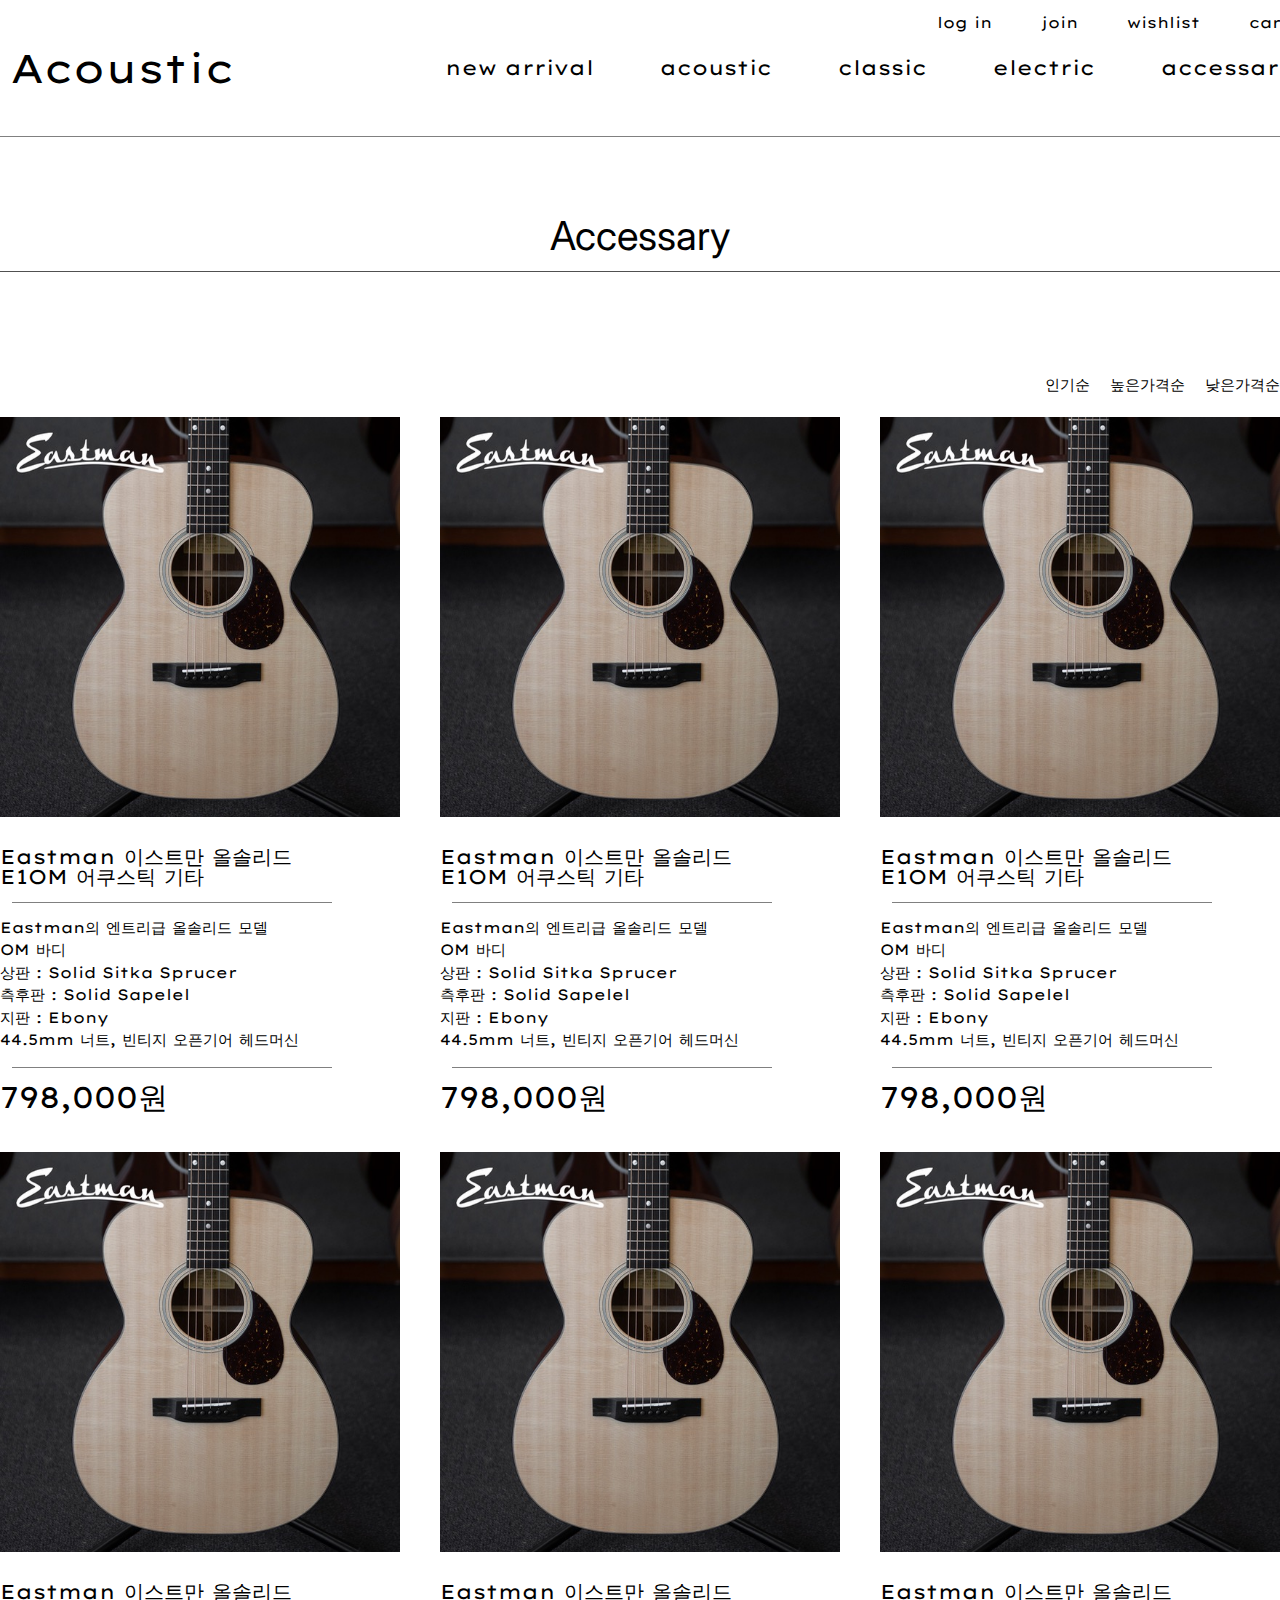
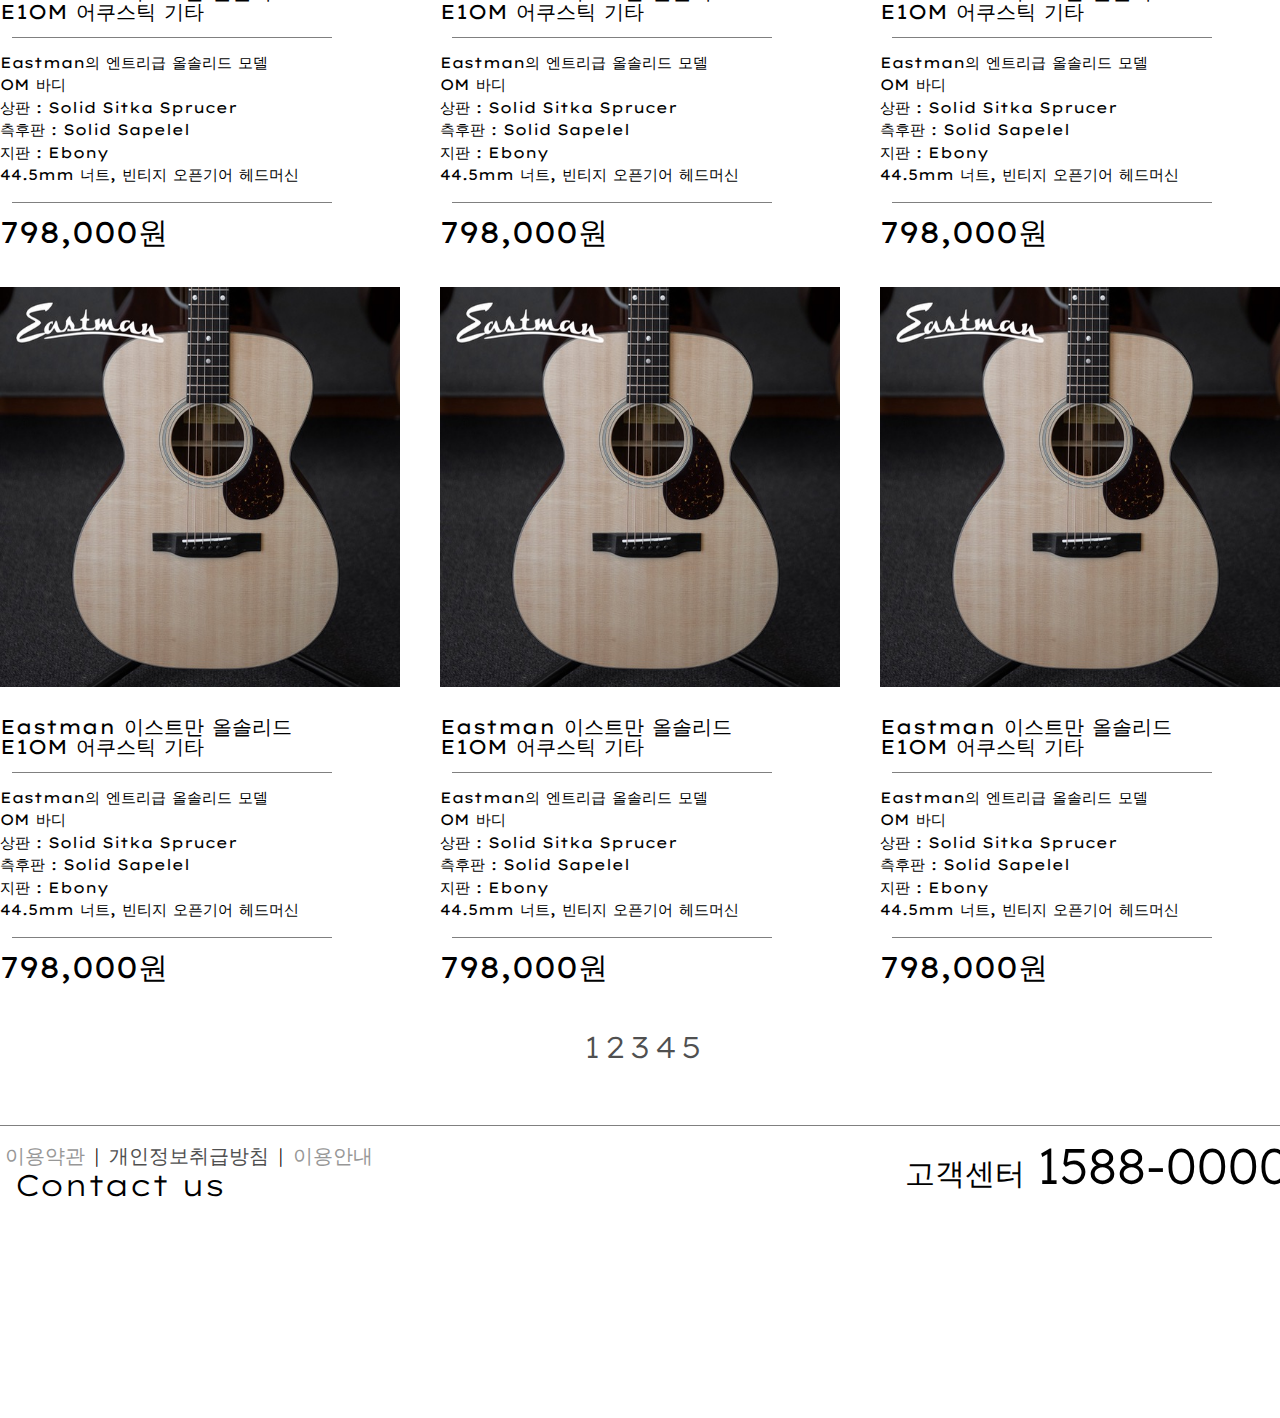
<file: accessary.html>
<!DOCTYPE html>
<html lang="en">

<head>
    <meta charset="UTF-8">
    <meta name="viewport" content="width=device-width, initial-scale=1.0">
    <link rel="stylesheet" href="css/common.css">
    <title>Acoustic</title>
</head>

<body>
    <header>
        <div class="container_h">
            <h1><a href="index.html">Acoustic</a></h1>
            <nav>
                <ul class="header_list">
                    <li class="hd_member_tt">
                        <a href="login.html">log in</a>
                        <a href="join.html">join</a>
                        <a href="wishlist.html">wishlist</a>
                        <a href="cart.html">cart</a>
                    </li>
                    <li class="hd_page_tt">
                        <a href="new_arrival.html">new arrival</a>
                        <a href="acoustic.html">acoustic</a>
                        <a href="classic.html">classic</a>
                        <a href="electric.html">electric</a>
                        <a href="accessary.html">accessary</a>
                    </li>
                </ul>
            </nav>
        </div>
    </header>
    <div class="bar">
        <h2 class="head_tt">Accessary</h2>
    </div>
    <section class="product">
        <ul class="sort">
            <li class="prod_sort">
                <a href="#">인기순</a>
            </li>
            <li class="prod_sort">
                <a href="#">높은가격순</a>
            </li>
            <li class="prod_sort">
                <a href="#">낮은가격순</a>
            </li>
        </ul>
        <ul class="prodList">
            <li id="prodBox_1" class="itemList">
                <div class="thumbnail">
                    <a href="product/Eastman 이스트만 올솔리드 E1OM 어쿠스틱 기타/Eastman 이스트만 올솔리드 E1OM 어쿠스틱 기타.html" name="prodBox_1">
                        <img src="product/Eastman 이스트만 올솔리드 E1OM 어쿠스틱 기타/Eastman 이스트만 올솔리드 E1OM 어쿠스틱 기타_1.jpg"
                            class="thumbnail_img" alt="이스트만 올솔리드 E1OM">
                    </a>
                </div>
                <div class="description" onclick="window.location.href='/product/Eastman 이스트만 올솔리드 E1OM 어쿠스틱 기타/Eastman 이스트만 올솔리드 E1OM 어쿠스틱 기타.html'">
                    <ul class="spac">
                        <li class="name">
                            <strong>
                                <a href="/product/Eastman 이스트만 올솔리드 E1OM 어쿠스틱 기타/Eastman 이스트만 올솔리드 E1OM 어쿠스틱 기타.html">
                                    <span>Eastman 이스트만 올솔리드 <br>E1OM 어쿠스틱 기타</span>
                                </a>
                            </strong>
                        </li>
                        <li class="spac_line">
                            Eastman의 엔트리급 올솔리드 모델
                            <br>
                            OM 바디
                            <br>
                            상판 : Solid Sitka Sprucer
                            <br>
                            측후판 : Solid Sapelel
                            <br>
                            지판 : Ebony
                            <br>
                            44.5mm 너트, 빈티지 오픈기어 헤드머신
                        </li>
                        <li class="price">
                            <span class="own_price">798,000원</span>
                        </li>
                    </ul>
                </div>
            </li>
            <li id="prodBox_" class="itemList">
                <div class="thumbnail">
                    <a href="product/Eastman 이스트만 올솔리드 E1OM 어쿠스틱 기타/Eastman 이스트만 올솔리드 E1OM 어쿠스틱 기타.html" name="prodBox_1">
                        <img src="product/Eastman 이스트만 올솔리드 E1OM 어쿠스틱 기타/Eastman 이스트만 올솔리드 E1OM 어쿠스틱 기타_1.jpg"
                            class="thumbnail_img" alt="이스트만 올솔리드 E1OM">
                    </a>
                </div>
                <div class="description" onclick="window.location.href='/product/Eastman 이스트만 올솔리드 E1OM 어쿠스틱 기타/Eastman 이스트만 올솔리드 E1OM 어쿠스틱 기타.html'">
                    <ul class="spac">
                        <li class="name">
                            <strong>
                                <a href="/product/Eastman 이스트만 올솔리드 E1OM 어쿠스틱 기타/Eastman 이스트만 올솔리드 E1OM 어쿠스틱 기타.html">
                                    <span>Eastman 이스트만 올솔리드 <br>E1OM 어쿠스틱 기타</span>
                                </a>
                            </strong>
                        </li>
                        <li class="spac_line">
                            Eastman의 엔트리급 올솔리드 모델
                            <br>
                            OM 바디
                            <br>
                            상판 : Solid Sitka Sprucer
                            <br>
                            측후판 : Solid Sapelel
                            <br>
                            지판 : Ebony
                            <br>
                            44.5mm 너트, 빈티지 오픈기어 헤드머신
                        </li>
                        <li class="price">
                            <span class="own_price">798,000원</span>
                        </li>
                    </ul>
                </div>
            </li>
            <li>
                <div class="thumbnail">
                    <a href="product/Eastman 이스트만 올솔리드 E1OM 어쿠스틱 기타/Eastman 이스트만 올솔리드 E1OM 어쿠스틱 기타.html" name="prodBox_1">
                        <img src="product/Eastman 이스트만 올솔리드 E1OM 어쿠스틱 기타/Eastman 이스트만 올솔리드 E1OM 어쿠스틱 기타_1.jpg"
                            class="thumbnail_img" alt="이스트만 올솔리드 E1OM">
                    </a>
                </div>
                <div class="description" onclick="window.location.href='/product/Eastman 이스트만 올솔리드 E1OM 어쿠스틱 기타/Eastman 이스트만 올솔리드 E1OM 어쿠스틱 기타.html'">
                    <ul class="spac">
                        <li class="name">
                            <strong>
                                <a href="/product/Eastman 이스트만 올솔리드 E1OM 어쿠스틱 기타/Eastman 이스트만 올솔리드 E1OM 어쿠스틱 기타.html">
                                    <span>Eastman 이스트만 올솔리드 <br>E1OM 어쿠스틱 기타</span>
                                </a>
                            </strong>
                        </li>
                        <li class="spac_line">
                            Eastman의 엔트리급 올솔리드 모델
                            <br>
                            OM 바디
                            <br>
                            상판 : Solid Sitka Sprucer
                            <br>
                            측후판 : Solid Sapelel
                            <br>
                            지판 : Ebony
                            <br>
                            44.5mm 너트, 빈티지 오픈기어 헤드머신
                        </li>
                        <li class="price">
                            <span class="own_price">798,000원</span>
                        </li>
                    </ul>
                </div>
            </li>
            <li>
                <div class="thumbnail">
                    <a href="product/Eastman 이스트만 올솔리드 E1OM 어쿠스틱 기타/Eastman 이스트만 올솔리드 E1OM 어쿠스틱 기타.html" name="prodBox_1">
                        <img src="product/Eastman 이스트만 올솔리드 E1OM 어쿠스틱 기타/Eastman 이스트만 올솔리드 E1OM 어쿠스틱 기타_1.jpg"
                            class="thumbnail_img" alt="이스트만 올솔리드 E1OM">
                    </a>
                </div>
                <div class="description" onclick="window.location.href='/product/Eastman 이스트만 올솔리드 E1OM 어쿠스틱 기타/Eastman 이스트만 올솔리드 E1OM 어쿠스틱 기타.html'">
                    <ul class="spac">
                        <li class="name">
                            <strong>
                                <a href="/product/Eastman 이스트만 올솔리드 E1OM 어쿠스틱 기타/Eastman 이스트만 올솔리드 E1OM 어쿠스틱 기타.html">
                                    <span>Eastman 이스트만 올솔리드 <br>E1OM 어쿠스틱 기타</span>
                                </a>
                            </strong>
                        </li>
                        <li class="spac_line">
                            Eastman의 엔트리급 올솔리드 모델
                            <br>
                            OM 바디
                            <br>
                            상판 : Solid Sitka Sprucer
                            <br>
                            측후판 : Solid Sapelel
                            <br>
                            지판 : Ebony
                            <br>
                            44.5mm 너트, 빈티지 오픈기어 헤드머신
                        </li>
                        <li class="price">
                            <span class="own_price">798,000원</span>
                        </li>
                    </ul>
                </div>
            </li>
            <li>
                <div class="thumbnail">
                    <a href="product/Eastman 이스트만 올솔리드 E1OM 어쿠스틱 기타/Eastman 이스트만 올솔리드 E1OM 어쿠스틱 기타.html" name="prodBox_1">
                        <img src="product/Eastman 이스트만 올솔리드 E1OM 어쿠스틱 기타/Eastman 이스트만 올솔리드 E1OM 어쿠스틱 기타_1.jpg"
                            class="thumbnail_img" alt="이스트만 올솔리드 E1OM">
                    </a>
                </div>
                <div class="description" onclick="window.location.href='/product/Eastman 이스트만 올솔리드 E1OM 어쿠스틱 기타/Eastman 이스트만 올솔리드 E1OM 어쿠스틱 기타.html'">
                    <ul class="spac">
                        <li class="name">
                            <strong>
                                <a href="/product/Eastman 이스트만 올솔리드 E1OM 어쿠스틱 기타/Eastman 이스트만 올솔리드 E1OM 어쿠스틱 기타.html">
                                    <span>Eastman 이스트만 올솔리드 <br>E1OM 어쿠스틱 기타</span>
                                </a>
                            </strong>
                        </li>
                        <li class="spac_line">
                            Eastman의 엔트리급 올솔리드 모델
                            <br>
                            OM 바디
                            <br>
                            상판 : Solid Sitka Sprucer
                            <br>
                            측후판 : Solid Sapelel
                            <br>
                            지판 : Ebony
                            <br>
                            44.5mm 너트, 빈티지 오픈기어 헤드머신
                        </li>
                        <li class="price">
                            <span class="own_price">798,000원</span>
                        </li>
                    </ul>
                </div>
            </li>
            <li>
                <div class="thumbnail">
                    <a href="product/Eastman 이스트만 올솔리드 E1OM 어쿠스틱 기타/Eastman 이스트만 올솔리드 E1OM 어쿠스틱 기타.html" name="prodBox_1">
                        <img src="product/Eastman 이스트만 올솔리드 E1OM 어쿠스틱 기타/Eastman 이스트만 올솔리드 E1OM 어쿠스틱 기타_1.jpg"
                            class="thumbnail_img" alt="이스트만 올솔리드 E1OM">
                    </a>
                </div>
                <div class="description" onclick="window.location.href='/product/Eastman 이스트만 올솔리드 E1OM 어쿠스틱 기타/Eastman 이스트만 올솔리드 E1OM 어쿠스틱 기타.html'">
                    <ul class="spac">
                        <li class="name">
                            <strong>
                                <a href="/product/Eastman 이스트만 올솔리드 E1OM 어쿠스틱 기타/Eastman 이스트만 올솔리드 E1OM 어쿠스틱 기타.html">
                                    <span>Eastman 이스트만 올솔리드 <br>E1OM 어쿠스틱 기타</span>
                                </a>
                            </strong>
                        </li>
                        <li class="spac_line">
                            Eastman의 엔트리급 올솔리드 모델
                            <br>
                            OM 바디
                            <br>
                            상판 : Solid Sitka Sprucer
                            <br>
                            측후판 : Solid Sapelel
                            <br>
                            지판 : Ebony
                            <br>
                            44.5mm 너트, 빈티지 오픈기어 헤드머신
                        </li>
                        <li class="price">
                            <span class="own_price">798,000원</span>
                        </li>
                    </ul>
                </div>
            </li>
            <li>
                <div class="thumbnail">
                    <a href="product/Eastman 이스트만 올솔리드 E1OM 어쿠스틱 기타/Eastman 이스트만 올솔리드 E1OM 어쿠스틱 기타.html" name="prodBox_1">
                        <img src="product/Eastman 이스트만 올솔리드 E1OM 어쿠스틱 기타/Eastman 이스트만 올솔리드 E1OM 어쿠스틱 기타_1.jpg"
                            class="thumbnail_img" alt="이스트만 올솔리드 E1OM">
                    </a>
                </div>
                <div class="description" onclick="window.location.href='/product/Eastman 이스트만 올솔리드 E1OM 어쿠스틱 기타/Eastman 이스트만 올솔리드 E1OM 어쿠스틱 기타.html'">
                    <ul class="spac">
                        <li class="name">
                            <strong>
                                <a href="/product/Eastman 이스트만 올솔리드 E1OM 어쿠스틱 기타/Eastman 이스트만 올솔리드 E1OM 어쿠스틱 기타.html">
                                    <span>Eastman 이스트만 올솔리드 <br>E1OM 어쿠스틱 기타</span>
                                </a>
                            </strong>
                        </li>
                        <li class="spac_line">
                            Eastman의 엔트리급 올솔리드 모델
                            <br>
                            OM 바디
                            <br>
                            상판 : Solid Sitka Sprucer
                            <br>
                            측후판 : Solid Sapelel
                            <br>
                            지판 : Ebony
                            <br>
                            44.5mm 너트, 빈티지 오픈기어 헤드머신
                        </li>
                        <li class="price">
                            <span class="own_price">798,000원</span>
                        </li>
                    </ul>
                </div>
            </li>
            <li>
                <div class="thumbnail">
                    <a href="product/Eastman 이스트만 올솔리드 E1OM 어쿠스틱 기타/Eastman 이스트만 올솔리드 E1OM 어쿠스틱 기타.html" name="prodBox_1">
                        <img src="product/Eastman 이스트만 올솔리드 E1OM 어쿠스틱 기타/Eastman 이스트만 올솔리드 E1OM 어쿠스틱 기타_1.jpg"
                            class="thumbnail_img" alt="이스트만 올솔리드 E1OM">
                    </a>
                </div>
                <div class="description" onclick="window.location.href='/product/Eastman 이스트만 올솔리드 E1OM 어쿠스틱 기타/Eastman 이스트만 올솔리드 E1OM 어쿠스틱 기타.html'">
                    <ul class="spac">
                        <li class="name">
                            <strong>
                                <a href="/product/Eastman 이스트만 올솔리드 E1OM 어쿠스틱 기타/Eastman 이스트만 올솔리드 E1OM 어쿠스틱 기타.html">
                                    <span>Eastman 이스트만 올솔리드 <br>E1OM 어쿠스틱 기타</span>
                                </a>
                            </strong>
                        </li>
                        <li class="spac_line">
                            Eastman의 엔트리급 올솔리드 모델
                            <br>
                            OM 바디
                            <br>
                            상판 : Solid Sitka Sprucer
                            <br>
                            측후판 : Solid Sapelel
                            <br>
                            지판 : Ebony
                            <br>
                            44.5mm 너트, 빈티지 오픈기어 헤드머신
                        </li>
                        <li class="price">
                            <span class="own_price">798,000원</span>
                        </li>
                    </ul>
                </div>
            </li>
            <li>
                <div class="thumbnail">
                    <a href="product/Eastman 이스트만 올솔리드 E1OM 어쿠스틱 기타/Eastman 이스트만 올솔리드 E1OM 어쿠스틱 기타.html" name="prodBox_1">
                        <img src="product/Eastman 이스트만 올솔리드 E1OM 어쿠스틱 기타/Eastman 이스트만 올솔리드 E1OM 어쿠스틱 기타_1.jpg"
                            class="thumbnail_img" alt="이스트만 올솔리드 E1OM">
                    </a>
                </div>
                <div class="description" onclick="window.location.href='/product/Eastman 이스트만 올솔리드 E1OM 어쿠스틱 기타/Eastman 이스트만 올솔리드 E1OM 어쿠스틱 기타.html'">
                    <ul class="spac">
                        <li class="name">
                            <strong>
                                <a href="/product/Eastman 이스트만 올솔리드 E1OM 어쿠스틱 기타/Eastman 이스트만 올솔리드 E1OM 어쿠스틱 기타.html">
                                    <span>Eastman 이스트만 올솔리드 <br>E1OM 어쿠스틱 기타</span>
                                </a>
                            </strong>
                        </li>
                        <li class="spac_line">
                            Eastman의 엔트리급 올솔리드 모델
                            <br>
                            OM 바디
                            <br>
                            상판 : Solid Sitka Sprucer
                            <br>
                            측후판 : Solid Sapelel
                            <br>
                            지판 : Ebony
                            <br>
                            44.5mm 너트, 빈티지 오픈기어 헤드머신
                        </li>
                        <li class="price">
                            <span class="own_price">798,000원</span>
                        </li>
                    </ul>
                </div>
            </li>
        </ul>
        <ul class="prod_list_num">
            <li>1</li>
            <li>2</li>
            <li>3</li>
            <li>4</li>
            <li>5</li>
        </ul>
    </section>
    <footer>
        <div class="container_f">
            <ul class="footer_list">
                <li class="terms_f">
                <a href="#" class="footer_tt_1">이용약관</a>
                |
                <a href="#" class="footer_tt_2">개인정보취급방침</a>
                |
                <a href="#" class="footer_tt_3">이용안내</a>
                </li>
                <li class="contact_us_tt">
                    <p>Contact us</p>
                </li>
                <li class="csnum">
                    <span class="cs">고객센터 </span>
                    <span class="num">1588-0000</span>
                </li>
            </ul>
        </div>
    </footer>
</body>

</html>
</file>
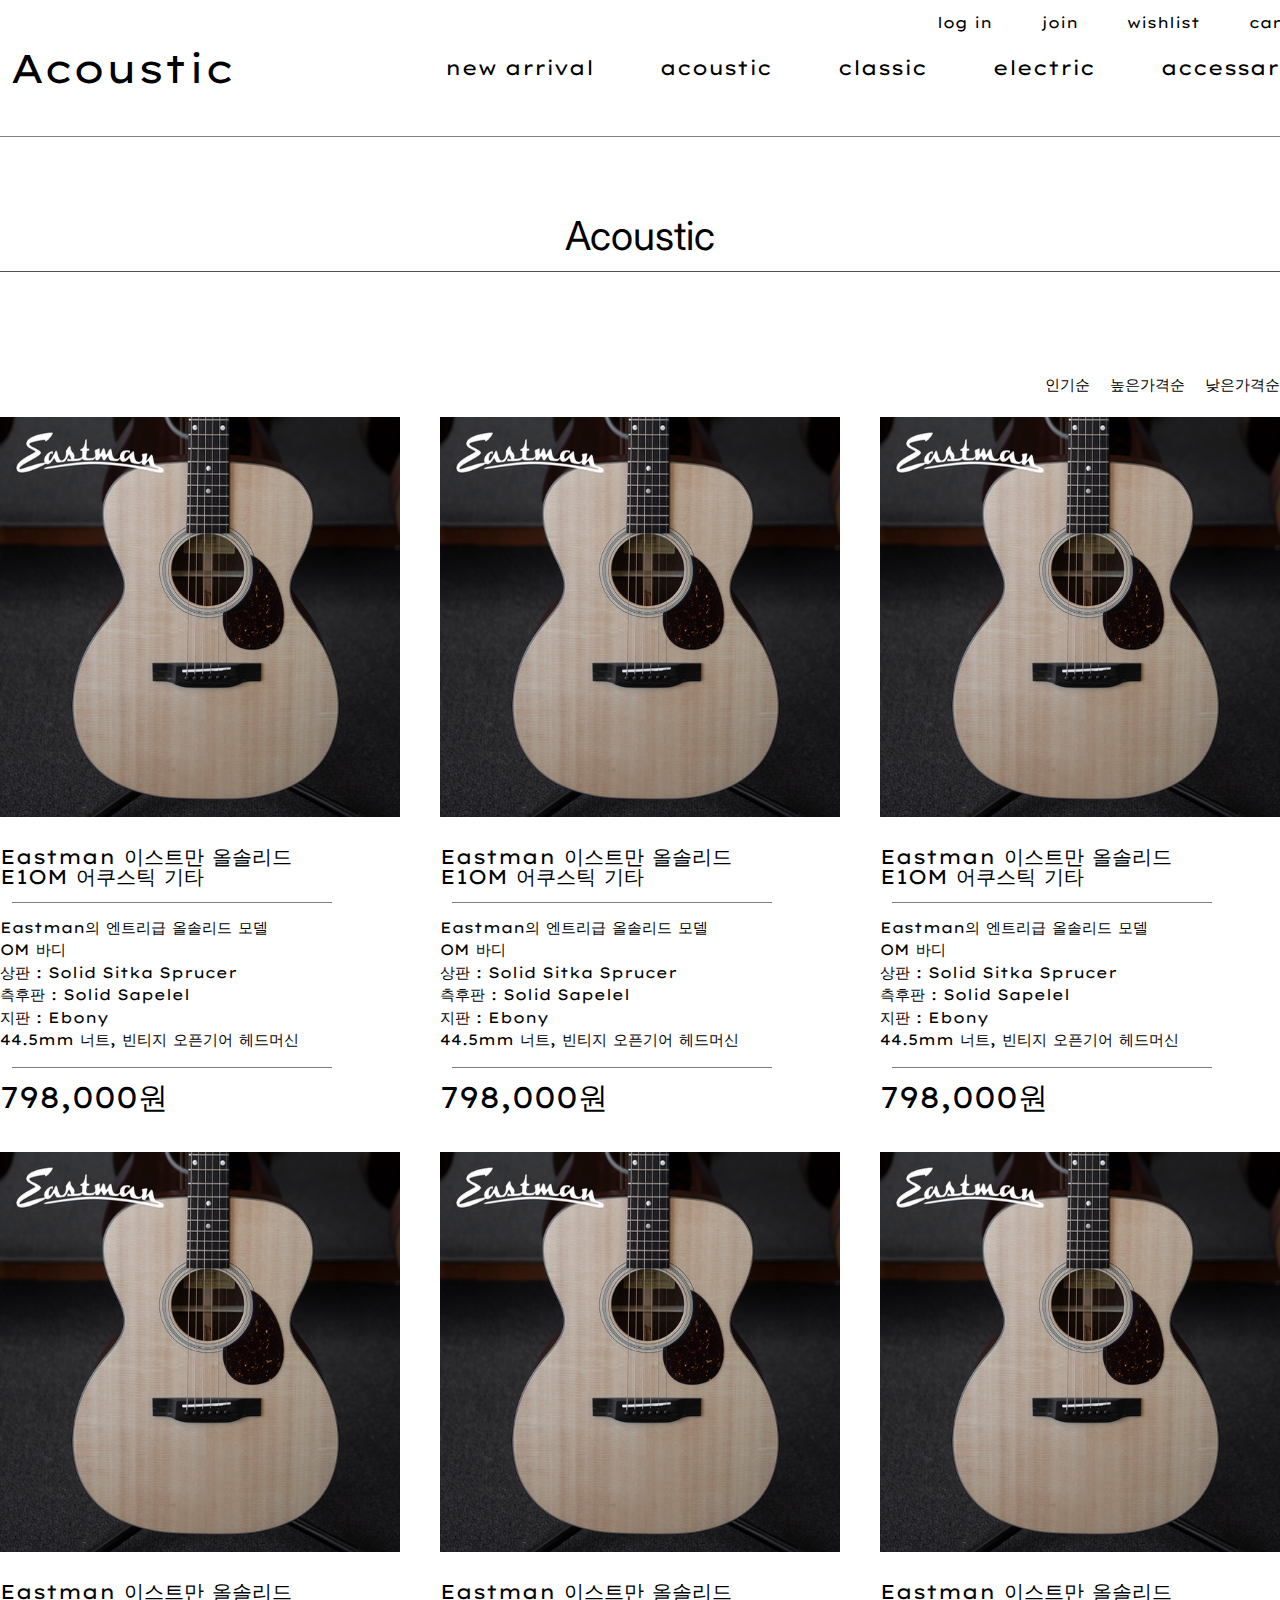
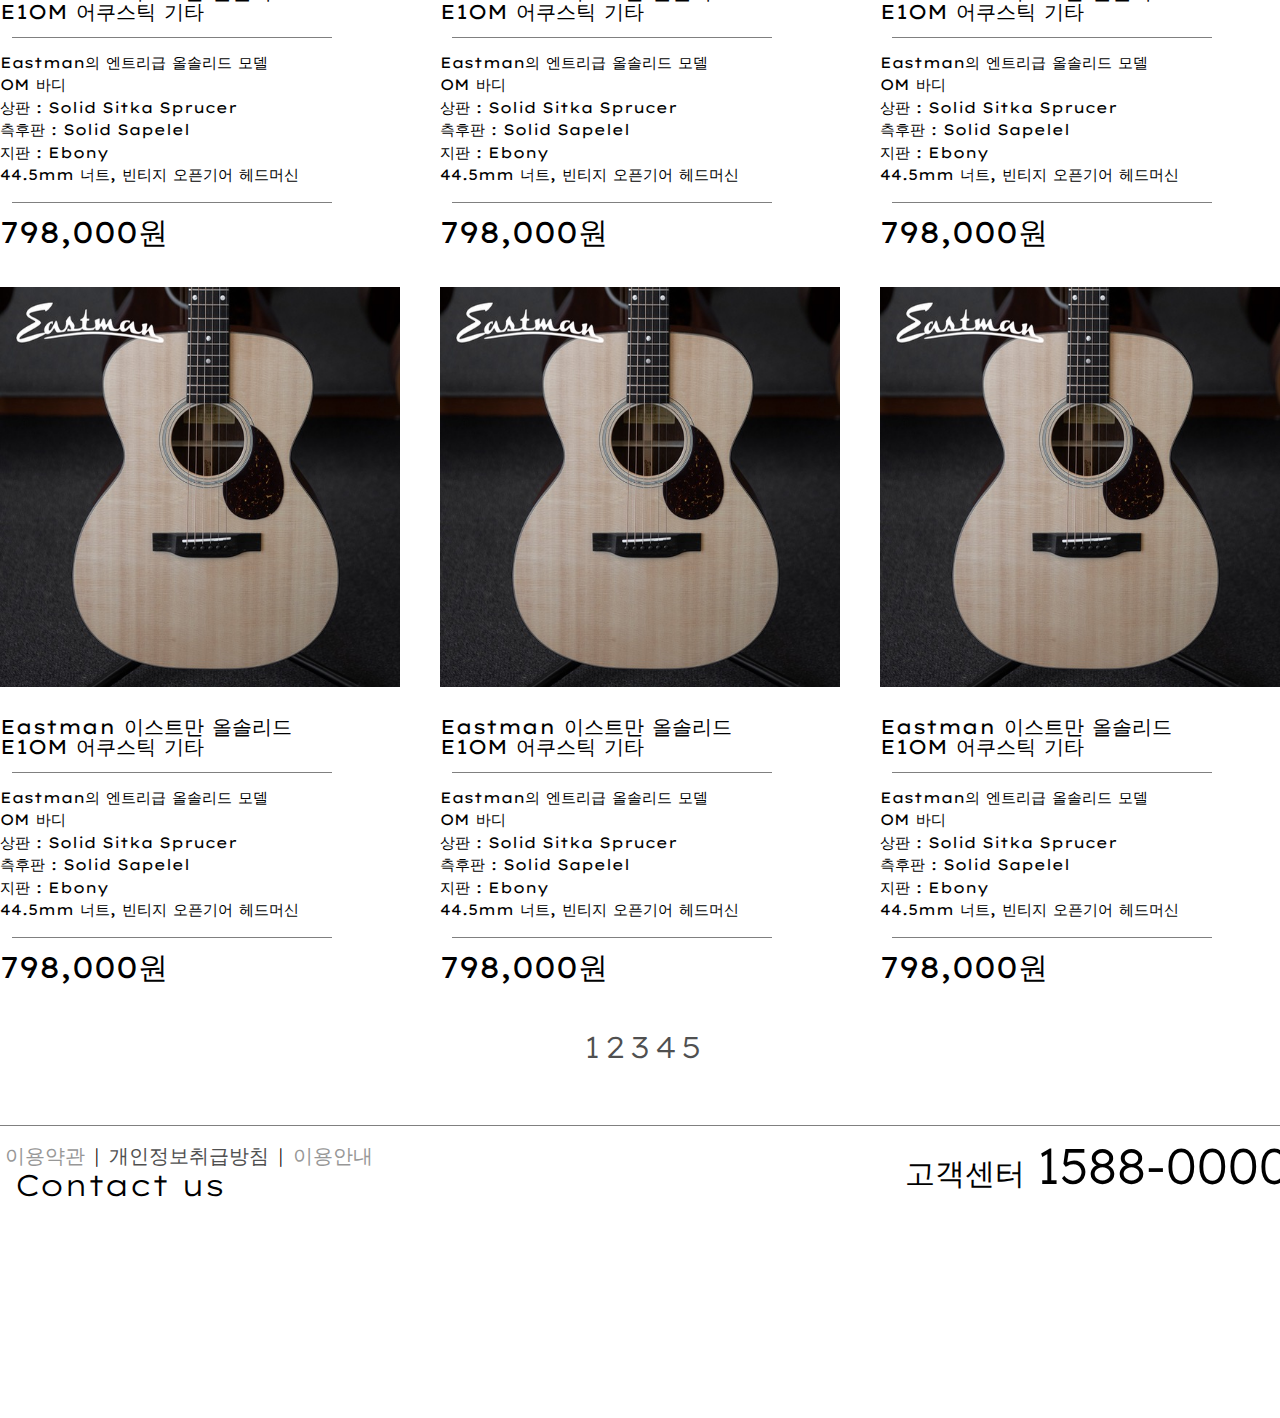
<file: acoustic.html>
<!DOCTYPE html>
<html lang="en">

<head>
    <meta charset="UTF-8">
    <meta name="viewport" content="width=device-width, initial-scale=1.0">
    <link rel="stylesheet" href="css/common.css">
    <title>Acoustic</title>
</head>

<body>
    <header>
        <div class="container_h">
            <h1><a href="index.html">Acoustic</a></h1>
            <nav>
                <ul class="header_list">
                    <li class="hd_member_tt">
                        <a href="login.html">log in</a>
                        <a href="join.html">join</a>
                        <a href="wishlist.html">wishlist</a>
                        <a href="cart.html">cart</a>
                    </li>
                    <li class="hd_page_tt">
                        <a href="new_arrival.html">new arrival</a>
                        <a href="acoustic.html">acoustic</a>
                        <a href="classic.html">classic</a>
                        <a href="electric.html">electric</a>
                        <a href="accessary.html">accessary</a>
                    </li>
                </ul>
            </nav>
        </div>
    </header>
    <div class="bar">
        <h2 class="head_tt">Acoustic</h2>
    </div>
    <section class="product">
        <ul class="sort">
            <li class="prod_sort">
                <a href="#">인기순</a>
            </li>
            <li class="prod_sort">
                <a href="#">높은가격순</a>
            </li>
            <li class="prod_sort">
                <a href="#">낮은가격순</a>
            </li>
        </ul>
        <ul class="prodList">
            <li id="prodBox_1" class="itemList">
                <div class="thumbnail">
                    <a href="product/Eastman 이스트만 올솔리드 E1OM 어쿠스틱 기타/Eastman 이스트만 올솔리드 E1OM 어쿠스틱 기타.html" name="prodBox_1">
                        <img src="product/Eastman 이스트만 올솔리드 E1OM 어쿠스틱 기타/Eastman 이스트만 올솔리드 E1OM 어쿠스틱 기타_1.jpg"
                            class="thumbnail_img" alt="이스트만 올솔리드 E1OM">
                    </a>
                </div>
                <div class="description" onclick="window.location.href='/product/Eastman 이스트만 올솔리드 E1OM 어쿠스틱 기타/Eastman 이스트만 올솔리드 E1OM 어쿠스틱 기타.html'">
                    <ul class="spac">
                        <li class="name">
                            <strong>
                                <a href="/product/Eastman 이스트만 올솔리드 E1OM 어쿠스틱 기타/Eastman 이스트만 올솔리드 E1OM 어쿠스틱 기타.html">
                                    <span>Eastman 이스트만 올솔리드 <br>E1OM 어쿠스틱 기타</span>
                                </a>
                            </strong>
                        </li>
                        <li class="spac_line">
                            Eastman의 엔트리급 올솔리드 모델
                            <br>
                            OM 바디
                            <br>
                            상판 : Solid Sitka Sprucer
                            <br>
                            측후판 : Solid Sapelel
                            <br>
                            지판 : Ebony
                            <br>
                            44.5mm 너트, 빈티지 오픈기어 헤드머신
                        </li>
                        <li class="price">
                            <span class="own_price">798,000원</span>
                        </li>
                    </ul>
                </div>
            </li>
            <li id="prodBox_" class="itemList">
                <div class="thumbnail">
                    <a href="product/Eastman 이스트만 올솔리드 E1OM 어쿠스틱 기타/Eastman 이스트만 올솔리드 E1OM 어쿠스틱 기타.html" name="prodBox_1">
                        <img src="product/Eastman 이스트만 올솔리드 E1OM 어쿠스틱 기타/Eastman 이스트만 올솔리드 E1OM 어쿠스틱 기타_1.jpg"
                            class="thumbnail_img" alt="이스트만 올솔리드 E1OM">
                    </a>
                </div>
                <div class="description" onclick="window.location.href='/product/Eastman 이스트만 올솔리드 E1OM 어쿠스틱 기타/Eastman 이스트만 올솔리드 E1OM 어쿠스틱 기타.html'">
                    <ul class="spac">
                        <li class="name">
                            <strong>
                                <a href="/product/Eastman 이스트만 올솔리드 E1OM 어쿠스틱 기타/Eastman 이스트만 올솔리드 E1OM 어쿠스틱 기타.html">
                                    <span>Eastman 이스트만 올솔리드 <br>E1OM 어쿠스틱 기타</span>
                                </a>
                            </strong>
                        </li>
                        <li class="spac_line">
                            Eastman의 엔트리급 올솔리드 모델
                            <br>
                            OM 바디
                            <br>
                            상판 : Solid Sitka Sprucer
                            <br>
                            측후판 : Solid Sapelel
                            <br>
                            지판 : Ebony
                            <br>
                            44.5mm 너트, 빈티지 오픈기어 헤드머신
                        </li>
                        <li class="price">
                            <span class="own_price">798,000원</span>
                        </li>
                    </ul>
                </div>
            </li>
            <li>
                <div class="thumbnail">
                    <a href="product/Eastman 이스트만 올솔리드 E1OM 어쿠스틱 기타/Eastman 이스트만 올솔리드 E1OM 어쿠스틱 기타.html" name="prodBox_1">
                        <img src="product/Eastman 이스트만 올솔리드 E1OM 어쿠스틱 기타/Eastman 이스트만 올솔리드 E1OM 어쿠스틱 기타_1.jpg"
                            class="thumbnail_img" alt="이스트만 올솔리드 E1OM">
                    </a>
                </div>
                <div class="description" onclick="window.location.href='/product/Eastman 이스트만 올솔리드 E1OM 어쿠스틱 기타/Eastman 이스트만 올솔리드 E1OM 어쿠스틱 기타.html'">
                    <ul class="spac">
                        <li class="name">
                            <strong>
                                <a href="/product/Eastman 이스트만 올솔리드 E1OM 어쿠스틱 기타/Eastman 이스트만 올솔리드 E1OM 어쿠스틱 기타.html">
                                    <span>Eastman 이스트만 올솔리드 <br>E1OM 어쿠스틱 기타</span>
                                </a>
                            </strong>
                        </li>
                        <li class="spac_line">
                            Eastman의 엔트리급 올솔리드 모델
                            <br>
                            OM 바디
                            <br>
                            상판 : Solid Sitka Sprucer
                            <br>
                            측후판 : Solid Sapelel
                            <br>
                            지판 : Ebony
                            <br>
                            44.5mm 너트, 빈티지 오픈기어 헤드머신
                        </li>
                        <li class="price">
                            <span class="own_price">798,000원</span>
                        </li>
                    </ul>
                </div>
            </li>
            <li>
                <div class="thumbnail">
                    <a href="product/Eastman 이스트만 올솔리드 E1OM 어쿠스틱 기타/Eastman 이스트만 올솔리드 E1OM 어쿠스틱 기타.html" name="prodBox_1">
                        <img src="product/Eastman 이스트만 올솔리드 E1OM 어쿠스틱 기타/Eastman 이스트만 올솔리드 E1OM 어쿠스틱 기타_1.jpg"
                            class="thumbnail_img" alt="이스트만 올솔리드 E1OM">
                    </a>
                </div>
                <div class="description" onclick="window.location.href='/product/Eastman 이스트만 올솔리드 E1OM 어쿠스틱 기타/Eastman 이스트만 올솔리드 E1OM 어쿠스틱 기타.html'">
                    <ul class="spac">
                        <li class="name">
                            <strong>
                                <a href="/product/Eastman 이스트만 올솔리드 E1OM 어쿠스틱 기타/Eastman 이스트만 올솔리드 E1OM 어쿠스틱 기타.html">
                                    <span>Eastman 이스트만 올솔리드 <br>E1OM 어쿠스틱 기타</span>
                                </a>
                            </strong>
                        </li>
                        <li class="spac_line">
                            Eastman의 엔트리급 올솔리드 모델
                            <br>
                            OM 바디
                            <br>
                            상판 : Solid Sitka Sprucer
                            <br>
                            측후판 : Solid Sapelel
                            <br>
                            지판 : Ebony
                            <br>
                            44.5mm 너트, 빈티지 오픈기어 헤드머신
                        </li>
                        <li class="price">
                            <span class="own_price">798,000원</span>
                        </li>
                    </ul>
                </div>
            </li>
            <li>
                <div class="thumbnail">
                    <a href="product/Eastman 이스트만 올솔리드 E1OM 어쿠스틱 기타/Eastman 이스트만 올솔리드 E1OM 어쿠스틱 기타.html" name="prodBox_1">
                        <img src="product/Eastman 이스트만 올솔리드 E1OM 어쿠스틱 기타/Eastman 이스트만 올솔리드 E1OM 어쿠스틱 기타_1.jpg"
                            class="thumbnail_img" alt="이스트만 올솔리드 E1OM">
                    </a>
                </div>
                <div class="description" onclick="window.location.href='/product/Eastman 이스트만 올솔리드 E1OM 어쿠스틱 기타/Eastman 이스트만 올솔리드 E1OM 어쿠스틱 기타.html'">
                    <ul class="spac">
                        <li class="name">
                            <strong>
                                <a href="/product/Eastman 이스트만 올솔리드 E1OM 어쿠스틱 기타/Eastman 이스트만 올솔리드 E1OM 어쿠스틱 기타.html">
                                    <span>Eastman 이스트만 올솔리드 <br>E1OM 어쿠스틱 기타</span>
                                </a>
                            </strong>
                        </li>
                        <li class="spac_line">
                            Eastman의 엔트리급 올솔리드 모델
                            <br>
                            OM 바디
                            <br>
                            상판 : Solid Sitka Sprucer
                            <br>
                            측후판 : Solid Sapelel
                            <br>
                            지판 : Ebony
                            <br>
                            44.5mm 너트, 빈티지 오픈기어 헤드머신
                        </li>
                        <li class="price">
                            <span class="own_price">798,000원</span>
                        </li>
                    </ul>
                </div>
            </li>
            <li>
                <div class="thumbnail">
                    <a href="product/Eastman 이스트만 올솔리드 E1OM 어쿠스틱 기타/Eastman 이스트만 올솔리드 E1OM 어쿠스틱 기타.html" name="prodBox_1">
                        <img src="product/Eastman 이스트만 올솔리드 E1OM 어쿠스틱 기타/Eastman 이스트만 올솔리드 E1OM 어쿠스틱 기타_1.jpg"
                            class="thumbnail_img" alt="이스트만 올솔리드 E1OM">
                    </a>
                </div>
                <div class="description" onclick="window.location.href='/product/Eastman 이스트만 올솔리드 E1OM 어쿠스틱 기타/Eastman 이스트만 올솔리드 E1OM 어쿠스틱 기타.html'">
                    <ul class="spac">
                        <li class="name">
                            <strong>
                                <a href="/product/Eastman 이스트만 올솔리드 E1OM 어쿠스틱 기타/Eastman 이스트만 올솔리드 E1OM 어쿠스틱 기타.html">
                                    <span>Eastman 이스트만 올솔리드 <br>E1OM 어쿠스틱 기타</span>
                                </a>
                            </strong>
                        </li>
                        <li class="spac_line">
                            Eastman의 엔트리급 올솔리드 모델
                            <br>
                            OM 바디
                            <br>
                            상판 : Solid Sitka Sprucer
                            <br>
                            측후판 : Solid Sapelel
                            <br>
                            지판 : Ebony
                            <br>
                            44.5mm 너트, 빈티지 오픈기어 헤드머신
                        </li>
                        <li class="price">
                            <span class="own_price">798,000원</span>
                        </li>
                    </ul>
                </div>
            </li>
            <li>
                <div class="thumbnail">
                    <a href="product/Eastman 이스트만 올솔리드 E1OM 어쿠스틱 기타/Eastman 이스트만 올솔리드 E1OM 어쿠스틱 기타.html" name="prodBox_1">
                        <img src="product/Eastman 이스트만 올솔리드 E1OM 어쿠스틱 기타/Eastman 이스트만 올솔리드 E1OM 어쿠스틱 기타_1.jpg"
                            class="thumbnail_img" alt="이스트만 올솔리드 E1OM">
                    </a>
                </div>
                <div class="description" onclick="window.location.href='/product/Eastman 이스트만 올솔리드 E1OM 어쿠스틱 기타/Eastman 이스트만 올솔리드 E1OM 어쿠스틱 기타.html'">
                    <ul class="spac">
                        <li class="name">
                            <strong>
                                <a href="/product/Eastman 이스트만 올솔리드 E1OM 어쿠스틱 기타/Eastman 이스트만 올솔리드 E1OM 어쿠스틱 기타.html">
                                    <span>Eastman 이스트만 올솔리드 <br>E1OM 어쿠스틱 기타</span>
                                </a>
                            </strong>
                        </li>
                        <li class="spac_line">
                            Eastman의 엔트리급 올솔리드 모델
                            <br>
                            OM 바디
                            <br>
                            상판 : Solid Sitka Sprucer
                            <br>
                            측후판 : Solid Sapelel
                            <br>
                            지판 : Ebony
                            <br>
                            44.5mm 너트, 빈티지 오픈기어 헤드머신
                        </li>
                        <li class="price">
                            <span class="own_price">798,000원</span>
                        </li>
                    </ul>
                </div>
            </li>
            <li>
                <div class="thumbnail">
                    <a href="product/Eastman 이스트만 올솔리드 E1OM 어쿠스틱 기타/Eastman 이스트만 올솔리드 E1OM 어쿠스틱 기타.html" name="prodBox_1">
                        <img src="product/Eastman 이스트만 올솔리드 E1OM 어쿠스틱 기타/Eastman 이스트만 올솔리드 E1OM 어쿠스틱 기타_1.jpg"
                            class="thumbnail_img" alt="이스트만 올솔리드 E1OM">
                    </a>
                </div>
                <div class="description" onclick="window.location.href='/product/Eastman 이스트만 올솔리드 E1OM 어쿠스틱 기타/Eastman 이스트만 올솔리드 E1OM 어쿠스틱 기타.html'">
                    <ul class="spac">
                        <li class="name">
                            <strong>
                                <a href="/product/Eastman 이스트만 올솔리드 E1OM 어쿠스틱 기타/Eastman 이스트만 올솔리드 E1OM 어쿠스틱 기타.html">
                                    <span>Eastman 이스트만 올솔리드 <br>E1OM 어쿠스틱 기타</span>
                                </a>
                            </strong>
                        </li>
                        <li class="spac_line">
                            Eastman의 엔트리급 올솔리드 모델
                            <br>
                            OM 바디
                            <br>
                            상판 : Solid Sitka Sprucer
                            <br>
                            측후판 : Solid Sapelel
                            <br>
                            지판 : Ebony
                            <br>
                            44.5mm 너트, 빈티지 오픈기어 헤드머신
                        </li>
                        <li class="price">
                            <span class="own_price">798,000원</span>
                        </li>
                    </ul>
                </div>
            </li>
            <li>
                <div class="thumbnail">
                    <a href="product/Eastman 이스트만 올솔리드 E1OM 어쿠스틱 기타/Eastman 이스트만 올솔리드 E1OM 어쿠스틱 기타.html" name="prodBox_1">
                        <img src="product/Eastman 이스트만 올솔리드 E1OM 어쿠스틱 기타/Eastman 이스트만 올솔리드 E1OM 어쿠스틱 기타_1.jpg"
                            class="thumbnail_img" alt="이스트만 올솔리드 E1OM">
                    </a>
                </div>
                <div class="description" onclick="window.location.href='/product/Eastman 이스트만 올솔리드 E1OM 어쿠스틱 기타/Eastman 이스트만 올솔리드 E1OM 어쿠스틱 기타.html'">
                    <ul class="spac">
                        <li class="name">
                            <strong>
                                <a href="/product/Eastman 이스트만 올솔리드 E1OM 어쿠스틱 기타/Eastman 이스트만 올솔리드 E1OM 어쿠스틱 기타.html">
                                    <span>Eastman 이스트만 올솔리드 <br>E1OM 어쿠스틱 기타</span>
                                </a>
                            </strong>
                        </li>
                        <li class="spac_line">
                            Eastman의 엔트리급 올솔리드 모델
                            <br>
                            OM 바디
                            <br>
                            상판 : Solid Sitka Sprucer
                            <br>
                            측후판 : Solid Sapelel
                            <br>
                            지판 : Ebony
                            <br>
                            44.5mm 너트, 빈티지 오픈기어 헤드머신
                        </li>
                        <li class="price">
                            <span class="own_price">798,000원</span>
                        </li>
                    </ul>
                </div>
            </li>
        </ul>
        <ul class="prod_list_num">
            <li>1</li>
            <li>2</li>
            <li>3</li>
            <li>4</li>
            <li>5</li>
        </ul>
    </section>
    <footer>
        <div class="container_f">
            <ul class="footer_list">
                <li class="terms_f">
                <a href="#" class="footer_tt_1">이용약관</a>
                |
                <a href="#" class="footer_tt_2">개인정보취급방침</a>
                |
                <a href="#" class="footer_tt_3">이용안내</a>
                </li>
                <li class="contact_us_tt">
                    <p>Contact us</p>
                </li>
                <li class="csnum">
                    <span class="cs">고객센터 </span>
                    <span class="num">1588-0000</span>
                </li>
            </ul>
        </div>
    </footer>
</body>

</html>
</file>
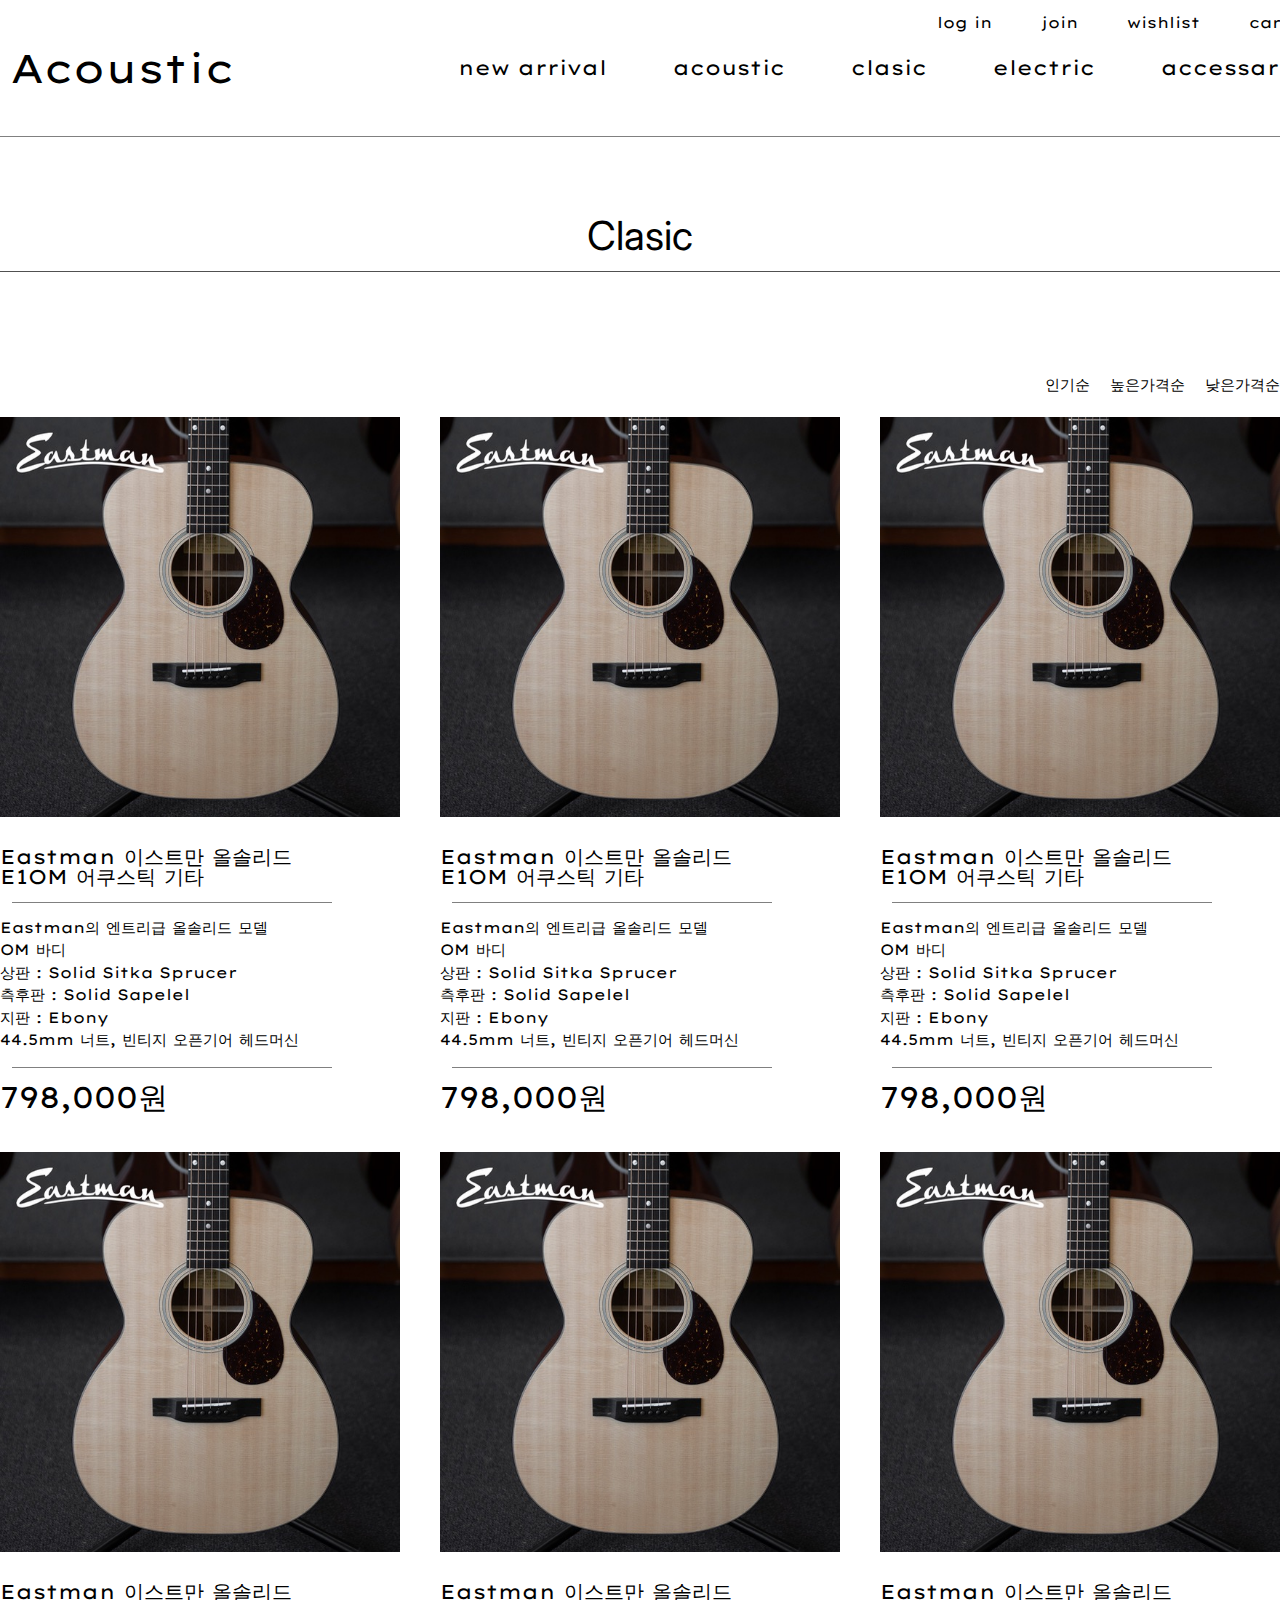
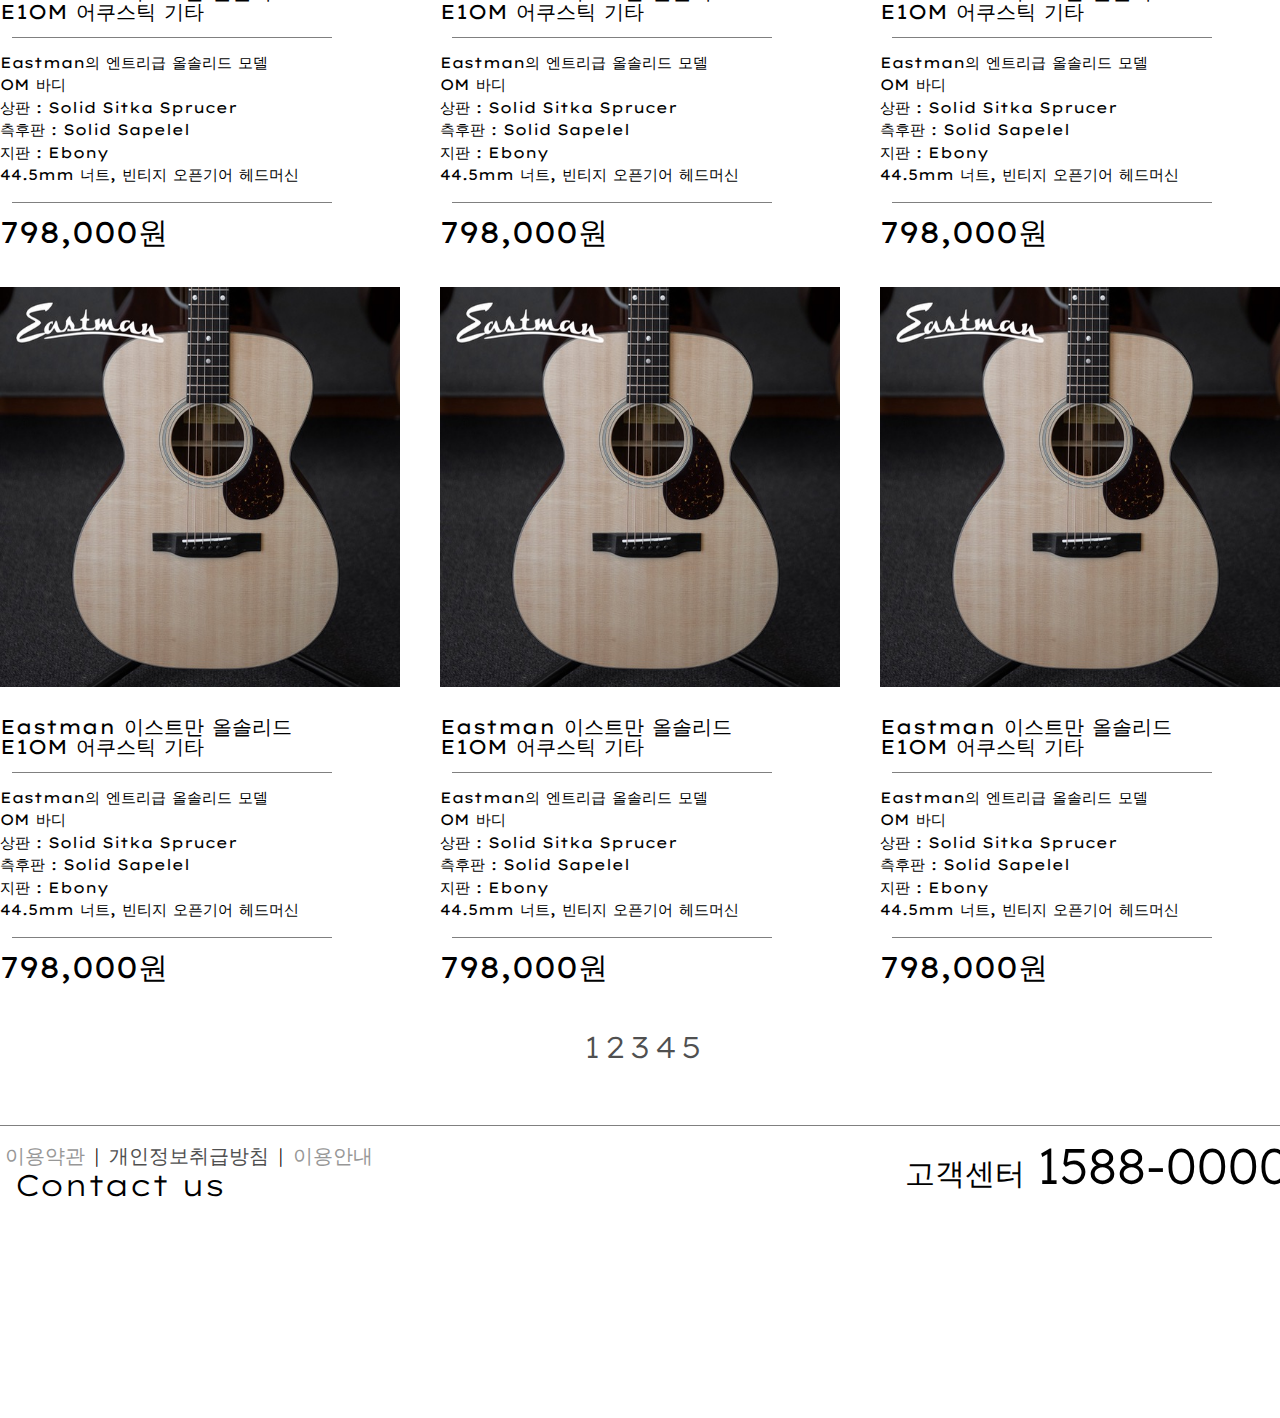
<file: clasic.html>
<!DOCTYPE html>
<html lang="en">

<head>
    <meta charset="UTF-8">
    <meta name="viewport" content="width=device-width, initial-scale=1.0">
    <link rel="stylesheet" href="css/common.css">
    <title>Acoustic</title>
</head>

<body>
    <header>
        <div class="container_h">
            <h1><a href="index.html">Acoustic</a></h1>
            <nav>
                <ul class="header_list">
                    <li class="hd_member_tt">
                        <a href="login.html">log in</a>
                        <a href="join.html">join</a>
                        <a href="wishlist.html">wishlist</a>
                        <a href="cart.html">cart</a>
                    </li>
                    <li class="hd_page_tt">
                        <a href="new_arrival.html">new arrival</a>
                        <a href="acoustic.html">acoustic</a>
                        <a href="clasic.html">clasic</a>
                        <a href="electric.html">electric</a>
                        <a href="accessary.html">accessary</a>
                    </li>
                </ul>
            </nav>
        </div>
    </header>
    <div class="bar">
        <h2 class="head_tt">Clasic</h2>
    </div>
    <section class="product">
        <ul class="sort">
            <li class="prod_sort">
                <a href="#">인기순</a>
            </li>
            <li class="prod_sort">
                <a href="#">높은가격순</a>
            </li>
            <li class="prod_sort">
                <a href="#">낮은가격순</a>
            </li>
        </ul>
        <ul class="prodList">
            <li id="prodBox_1" class="itemList">
                <div class="thumbnail">
                    <a href="product/Eastman 이스트만 올솔리드 E1OM 어쿠스틱 기타/Eastman 이스트만 올솔리드 E1OM 어쿠스틱 기타.html" name="prodBox_1">
                        <img src="product/Eastman 이스트만 올솔리드 E1OM 어쿠스틱 기타/Eastman 이스트만 올솔리드 E1OM 어쿠스틱 기타_1.jpg"
                            class="thumbnail_img" alt="이스트만 올솔리드 E1OM">
                    </a>
                </div>
                <div class="description" onclick="window.location.href='/product/Eastman 이스트만 올솔리드 E1OM 어쿠스틱 기타/Eastman 이스트만 올솔리드 E1OM 어쿠스틱 기타.html'">
                    <ul class="spac">
                        <li class="name">
                            <strong>
                                <a href="/product/Eastman 이스트만 올솔리드 E1OM 어쿠스틱 기타/Eastman 이스트만 올솔리드 E1OM 어쿠스틱 기타.html">
                                    <span>Eastman 이스트만 올솔리드 <br>E1OM 어쿠스틱 기타</span>
                                </a>
                            </strong>
                        </li>
                        <li class="spac_line">
                            Eastman의 엔트리급 올솔리드 모델
                            <br>
                            OM 바디
                            <br>
                            상판 : Solid Sitka Sprucer
                            <br>
                            측후판 : Solid Sapelel
                            <br>
                            지판 : Ebony
                            <br>
                            44.5mm 너트, 빈티지 오픈기어 헤드머신
                        </li>
                        <li class="price">
                            <span class="own_price">798,000원</span>
                        </li>
                    </ul>
                </div>
            </li>
            <li id="prodBox_" class="itemList">
                <div class="thumbnail">
                    <a href="product/Eastman 이스트만 올솔리드 E1OM 어쿠스틱 기타/Eastman 이스트만 올솔리드 E1OM 어쿠스틱 기타.html" name="prodBox_1">
                        <img src="product/Eastman 이스트만 올솔리드 E1OM 어쿠스틱 기타/Eastman 이스트만 올솔리드 E1OM 어쿠스틱 기타_1.jpg"
                            class="thumbnail_img" alt="이스트만 올솔리드 E1OM">
                    </a>
                </div>
                <div class="description" onclick="window.location.href='/product/Eastman 이스트만 올솔리드 E1OM 어쿠스틱 기타/Eastman 이스트만 올솔리드 E1OM 어쿠스틱 기타.html'">
                    <ul class="spac">
                        <li class="name">
                            <strong>
                                <a href="/product/Eastman 이스트만 올솔리드 E1OM 어쿠스틱 기타/Eastman 이스트만 올솔리드 E1OM 어쿠스틱 기타.html">
                                    <span>Eastman 이스트만 올솔리드 <br>E1OM 어쿠스틱 기타</span>
                                </a>
                            </strong>
                        </li>
                        <li class="spac_line">
                            Eastman의 엔트리급 올솔리드 모델
                            <br>
                            OM 바디
                            <br>
                            상판 : Solid Sitka Sprucer
                            <br>
                            측후판 : Solid Sapelel
                            <br>
                            지판 : Ebony
                            <br>
                            44.5mm 너트, 빈티지 오픈기어 헤드머신
                        </li>
                        <li class="price">
                            <span class="own_price">798,000원</span>
                        </li>
                    </ul>
                </div>
            </li>
            <li>
                <div class="thumbnail">
                    <a href="product/Eastman 이스트만 올솔리드 E1OM 어쿠스틱 기타/Eastman 이스트만 올솔리드 E1OM 어쿠스틱 기타.html" name="prodBox_1">
                        <img src="product/Eastman 이스트만 올솔리드 E1OM 어쿠스틱 기타/Eastman 이스트만 올솔리드 E1OM 어쿠스틱 기타_1.jpg"
                            class="thumbnail_img" alt="이스트만 올솔리드 E1OM">
                    </a>
                </div>
                <div class="description" onclick="window.location.href='/product/Eastman 이스트만 올솔리드 E1OM 어쿠스틱 기타/Eastman 이스트만 올솔리드 E1OM 어쿠스틱 기타.html'">
                    <ul class="spac">
                        <li class="name">
                            <strong>
                                <a href="/product/Eastman 이스트만 올솔리드 E1OM 어쿠스틱 기타/Eastman 이스트만 올솔리드 E1OM 어쿠스틱 기타.html">
                                    <span>Eastman 이스트만 올솔리드 <br>E1OM 어쿠스틱 기타</span>
                                </a>
                            </strong>
                        </li>
                        <li class="spac_line">
                            Eastman의 엔트리급 올솔리드 모델
                            <br>
                            OM 바디
                            <br>
                            상판 : Solid Sitka Sprucer
                            <br>
                            측후판 : Solid Sapelel
                            <br>
                            지판 : Ebony
                            <br>
                            44.5mm 너트, 빈티지 오픈기어 헤드머신
                        </li>
                        <li class="price">
                            <span class="own_price">798,000원</span>
                        </li>
                    </ul>
                </div>
            </li>
            <li>
                <div class="thumbnail">
                    <a href="product/Eastman 이스트만 올솔리드 E1OM 어쿠스틱 기타/Eastman 이스트만 올솔리드 E1OM 어쿠스틱 기타.html" name="prodBox_1">
                        <img src="product/Eastman 이스트만 올솔리드 E1OM 어쿠스틱 기타/Eastman 이스트만 올솔리드 E1OM 어쿠스틱 기타_1.jpg"
                            class="thumbnail_img" alt="이스트만 올솔리드 E1OM">
                    </a>
                </div>
                <div class="description" onclick="window.location.href='/product/Eastman 이스트만 올솔리드 E1OM 어쿠스틱 기타/Eastman 이스트만 올솔리드 E1OM 어쿠스틱 기타.html'">
                    <ul class="spac">
                        <li class="name">
                            <strong>
                                <a href="/product/Eastman 이스트만 올솔리드 E1OM 어쿠스틱 기타/Eastman 이스트만 올솔리드 E1OM 어쿠스틱 기타.html">
                                    <span>Eastman 이스트만 올솔리드 <br>E1OM 어쿠스틱 기타</span>
                                </a>
                            </strong>
                        </li>
                        <li class="spac_line">
                            Eastman의 엔트리급 올솔리드 모델
                            <br>
                            OM 바디
                            <br>
                            상판 : Solid Sitka Sprucer
                            <br>
                            측후판 : Solid Sapelel
                            <br>
                            지판 : Ebony
                            <br>
                            44.5mm 너트, 빈티지 오픈기어 헤드머신
                        </li>
                        <li class="price">
                            <span class="own_price">798,000원</span>
                        </li>
                    </ul>
                </div>
            </li>
            <li>
                <div class="thumbnail">
                    <a href="product/Eastman 이스트만 올솔리드 E1OM 어쿠스틱 기타/Eastman 이스트만 올솔리드 E1OM 어쿠스틱 기타.html" name="prodBox_1">
                        <img src="product/Eastman 이스트만 올솔리드 E1OM 어쿠스틱 기타/Eastman 이스트만 올솔리드 E1OM 어쿠스틱 기타_1.jpg"
                            class="thumbnail_img" alt="이스트만 올솔리드 E1OM">
                    </a>
                </div>
                <div class="description" onclick="window.location.href='/product/Eastman 이스트만 올솔리드 E1OM 어쿠스틱 기타/Eastman 이스트만 올솔리드 E1OM 어쿠스틱 기타.html'">
                    <ul class="spac">
                        <li class="name">
                            <strong>
                                <a href="/product/Eastman 이스트만 올솔리드 E1OM 어쿠스틱 기타/Eastman 이스트만 올솔리드 E1OM 어쿠스틱 기타.html">
                                    <span>Eastman 이스트만 올솔리드 <br>E1OM 어쿠스틱 기타</span>
                                </a>
                            </strong>
                        </li>
                        <li class="spac_line">
                            Eastman의 엔트리급 올솔리드 모델
                            <br>
                            OM 바디
                            <br>
                            상판 : Solid Sitka Sprucer
                            <br>
                            측후판 : Solid Sapelel
                            <br>
                            지판 : Ebony
                            <br>
                            44.5mm 너트, 빈티지 오픈기어 헤드머신
                        </li>
                        <li class="price">
                            <span class="own_price">798,000원</span>
                        </li>
                    </ul>
                </div>
            </li>
            <li>
                <div class="thumbnail">
                    <a href="product/Eastman 이스트만 올솔리드 E1OM 어쿠스틱 기타/Eastman 이스트만 올솔리드 E1OM 어쿠스틱 기타.html" name="prodBox_1">
                        <img src="product/Eastman 이스트만 올솔리드 E1OM 어쿠스틱 기타/Eastman 이스트만 올솔리드 E1OM 어쿠스틱 기타_1.jpg"
                            class="thumbnail_img" alt="이스트만 올솔리드 E1OM">
                    </a>
                </div>
                <div class="description" onclick="window.location.href='/product/Eastman 이스트만 올솔리드 E1OM 어쿠스틱 기타/Eastman 이스트만 올솔리드 E1OM 어쿠스틱 기타.html'">
                    <ul class="spac">
                        <li class="name">
                            <strong>
                                <a href="/product/Eastman 이스트만 올솔리드 E1OM 어쿠스틱 기타/Eastman 이스트만 올솔리드 E1OM 어쿠스틱 기타.html">
                                    <span>Eastman 이스트만 올솔리드 <br>E1OM 어쿠스틱 기타</span>
                                </a>
                            </strong>
                        </li>
                        <li class="spac_line">
                            Eastman의 엔트리급 올솔리드 모델
                            <br>
                            OM 바디
                            <br>
                            상판 : Solid Sitka Sprucer
                            <br>
                            측후판 : Solid Sapelel
                            <br>
                            지판 : Ebony
                            <br>
                            44.5mm 너트, 빈티지 오픈기어 헤드머신
                        </li>
                        <li class="price">
                            <span class="own_price">798,000원</span>
                        </li>
                    </ul>
                </div>
            </li>
            <li>
                <div class="thumbnail">
                    <a href="product/Eastman 이스트만 올솔리드 E1OM 어쿠스틱 기타/Eastman 이스트만 올솔리드 E1OM 어쿠스틱 기타.html" name="prodBox_1">
                        <img src="product/Eastman 이스트만 올솔리드 E1OM 어쿠스틱 기타/Eastman 이스트만 올솔리드 E1OM 어쿠스틱 기타_1.jpg"
                            class="thumbnail_img" alt="이스트만 올솔리드 E1OM">
                    </a>
                </div>
                <div class="description" onclick="window.location.href='/product/Eastman 이스트만 올솔리드 E1OM 어쿠스틱 기타/Eastman 이스트만 올솔리드 E1OM 어쿠스틱 기타.html'">
                    <ul class="spac">
                        <li class="name">
                            <strong>
                                <a href="/product/Eastman 이스트만 올솔리드 E1OM 어쿠스틱 기타/Eastman 이스트만 올솔리드 E1OM 어쿠스틱 기타.html">
                                    <span>Eastman 이스트만 올솔리드 <br>E1OM 어쿠스틱 기타</span>
                                </a>
                            </strong>
                        </li>
                        <li class="spac_line">
                            Eastman의 엔트리급 올솔리드 모델
                            <br>
                            OM 바디
                            <br>
                            상판 : Solid Sitka Sprucer
                            <br>
                            측후판 : Solid Sapelel
                            <br>
                            지판 : Ebony
                            <br>
                            44.5mm 너트, 빈티지 오픈기어 헤드머신
                        </li>
                        <li class="price">
                            <span class="own_price">798,000원</span>
                        </li>
                    </ul>
                </div>
            </li>
            <li>
                <div class="thumbnail">
                    <a href="product/Eastman 이스트만 올솔리드 E1OM 어쿠스틱 기타/Eastman 이스트만 올솔리드 E1OM 어쿠스틱 기타.html" name="prodBox_1">
                        <img src="product/Eastman 이스트만 올솔리드 E1OM 어쿠스틱 기타/Eastman 이스트만 올솔리드 E1OM 어쿠스틱 기타_1.jpg"
                            class="thumbnail_img" alt="이스트만 올솔리드 E1OM">
                    </a>
                </div>
                <div class="description" onclick="window.location.href='/product/Eastman 이스트만 올솔리드 E1OM 어쿠스틱 기타/Eastman 이스트만 올솔리드 E1OM 어쿠스틱 기타.html'">
                    <ul class="spac">
                        <li class="name">
                            <strong>
                                <a href="/product/Eastman 이스트만 올솔리드 E1OM 어쿠스틱 기타/Eastman 이스트만 올솔리드 E1OM 어쿠스틱 기타.html">
                                    <span>Eastman 이스트만 올솔리드 <br>E1OM 어쿠스틱 기타</span>
                                </a>
                            </strong>
                        </li>
                        <li class="spac_line">
                            Eastman의 엔트리급 올솔리드 모델
                            <br>
                            OM 바디
                            <br>
                            상판 : Solid Sitka Sprucer
                            <br>
                            측후판 : Solid Sapelel
                            <br>
                            지판 : Ebony
                            <br>
                            44.5mm 너트, 빈티지 오픈기어 헤드머신
                        </li>
                        <li class="price">
                            <span class="own_price">798,000원</span>
                        </li>
                    </ul>
                </div>
            </li>
            <li>
                <div class="thumbnail">
                    <a href="product/Eastman 이스트만 올솔리드 E1OM 어쿠스틱 기타/Eastman 이스트만 올솔리드 E1OM 어쿠스틱 기타.html" name="prodBox_1">
                        <img src="product/Eastman 이스트만 올솔리드 E1OM 어쿠스틱 기타/Eastman 이스트만 올솔리드 E1OM 어쿠스틱 기타_1.jpg"
                            class="thumbnail_img" alt="이스트만 올솔리드 E1OM">
                    </a>
                </div>
                <div class="description" onclick="window.location.href='/product/Eastman 이스트만 올솔리드 E1OM 어쿠스틱 기타/Eastman 이스트만 올솔리드 E1OM 어쿠스틱 기타.html'">
                    <ul class="spac">
                        <li class="name">
                            <strong>
                                <a href="/product/Eastman 이스트만 올솔리드 E1OM 어쿠스틱 기타/Eastman 이스트만 올솔리드 E1OM 어쿠스틱 기타.html">
                                    <span>Eastman 이스트만 올솔리드 <br>E1OM 어쿠스틱 기타</span>
                                </a>
                            </strong>
                        </li>
                        <li class="spac_line">
                            Eastman의 엔트리급 올솔리드 모델
                            <br>
                            OM 바디
                            <br>
                            상판 : Solid Sitka Sprucer
                            <br>
                            측후판 : Solid Sapelel
                            <br>
                            지판 : Ebony
                            <br>
                            44.5mm 너트, 빈티지 오픈기어 헤드머신
                        </li>
                        <li class="price">
                            <span class="own_price">798,000원</span>
                        </li>
                    </ul>
                </div>
            </li>
        </ul>
        <ul class="prod_list_num">
            <li>1</li>
            <li>2</li>
            <li>3</li>
            <li>4</li>
            <li>5</li>
        </ul>
    </section>
    <footer>
        <div class="container_f">
            <ul class="footer_list">
                <li class="terms_f">
                <a href="#" class="footer_tt_1">이용약관</a>
                |
                <a href="#" class="footer_tt_2">개인정보취급방침</a>
                |
                <a href="#" class="footer_tt_3">이용안내</a>
                </li>
                <li class="contact_us_tt">
                    <p>Contact us</p>
                </li>
                <li class="csnum">
                    <span class="cs">고객센터 </span>
                    <span class="num">1588-0000</span>
                </li>
            </ul>
        </div>
    </footer>
</body>

</html>
</file>
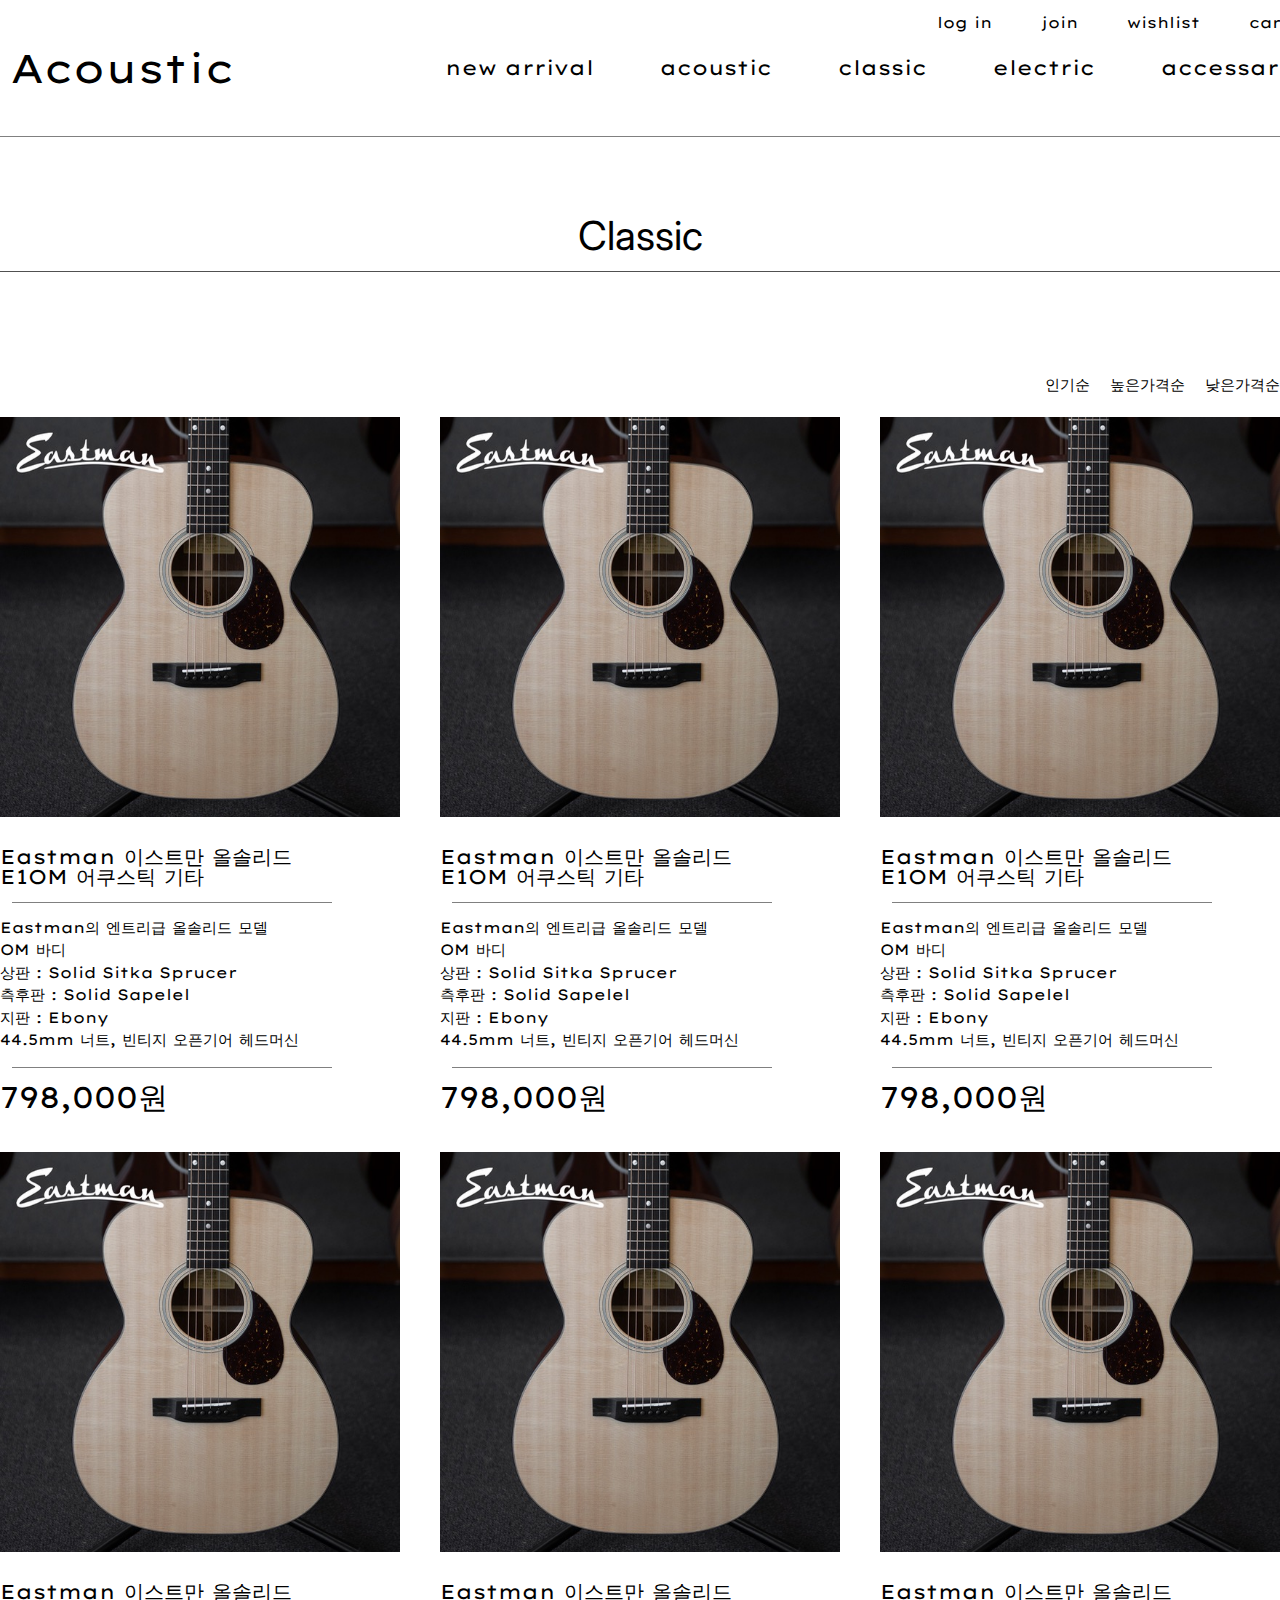
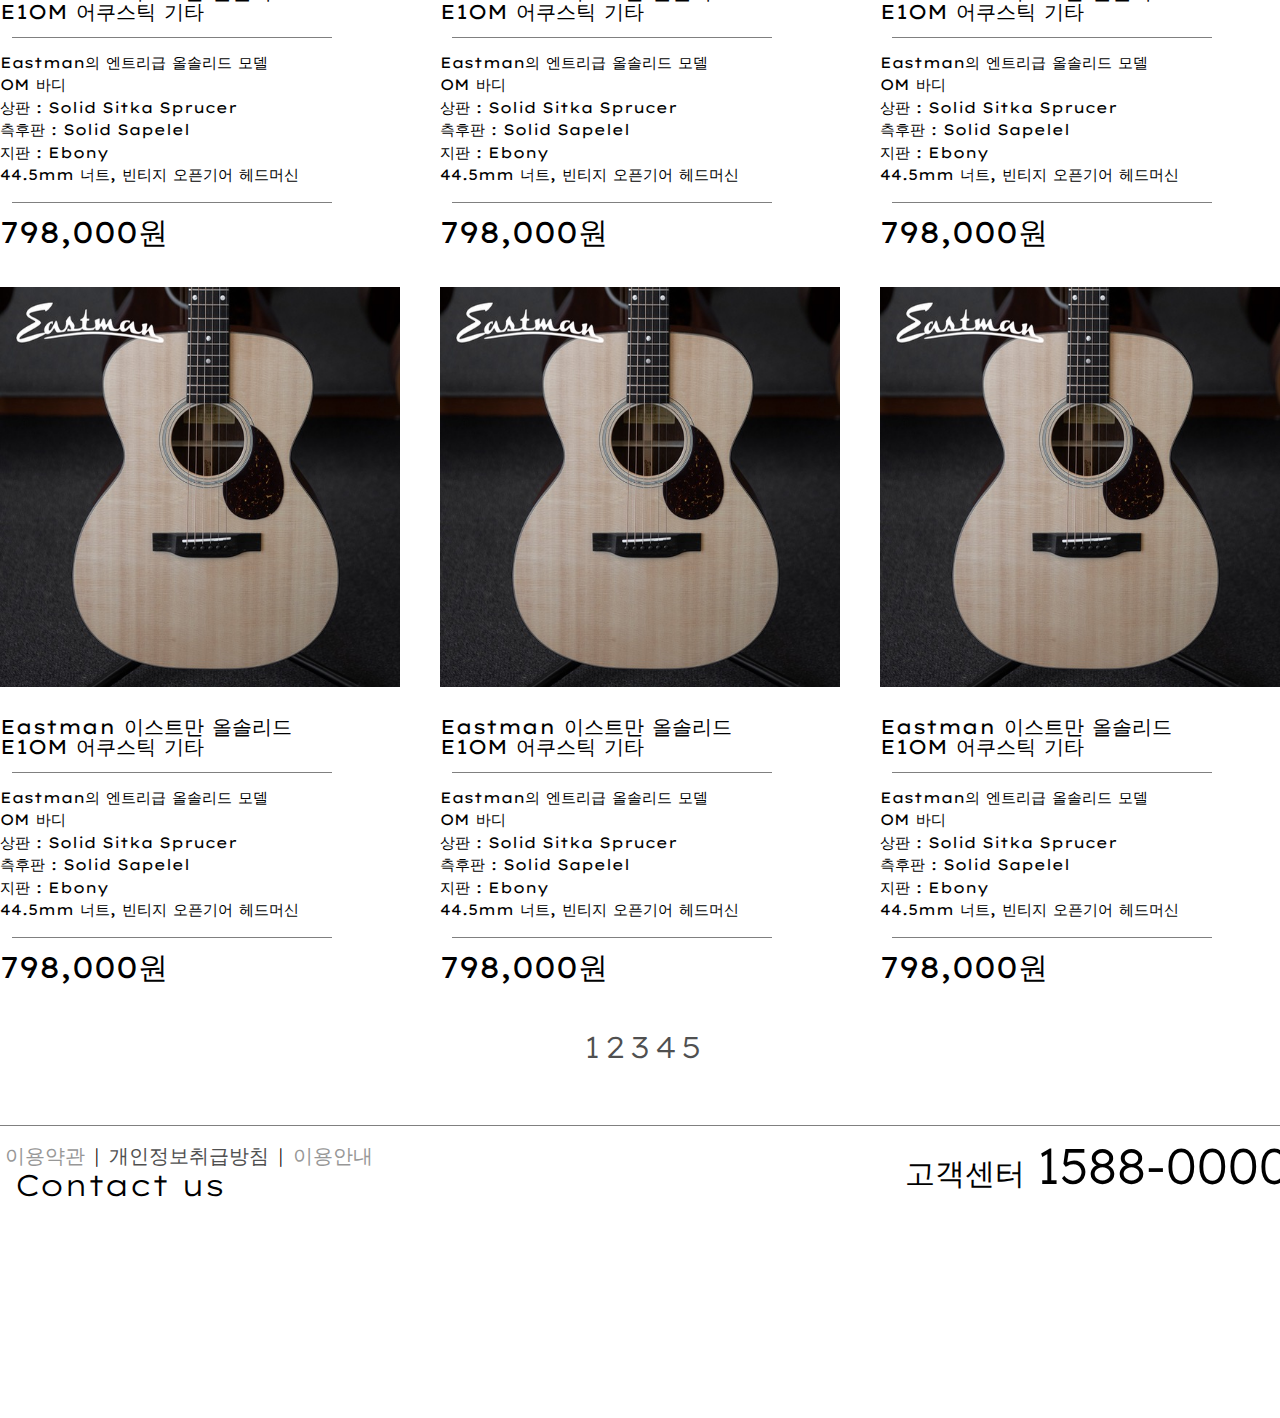
<file: classic.html>
<!DOCTYPE html>
<html lang="en">

<head>
    <meta charset="UTF-8">
    <meta name="viewport" content="width=device-width, initial-scale=1.0">
    <link rel="stylesheet" href="css/common.css">
    <title>Acoustic</title>
</head>

<body>
    <header>
        <div class="container_h">
            <h1><a href="index.html">Acoustic</a></h1>
            <nav>
                <ul class="header_list">
                    <li class="hd_member_tt">
                        <a href="login.html">log in</a>
                        <a href="join.html">join</a>
                        <a href="wishlist.html">wishlist</a>
                        <a href="cart.html">cart</a>
                    </li>
                    <li class="hd_page_tt">
                        <a href="new_arrival.html">new arrival</a>
                        <a href="acoustic.html">acoustic</a>
                        <a href="classic.html">classic</a>
                        <a href="electric.html">electric</a>
                        <a href="accessary.html">accessary</a>
                    </li>
                </ul>
            </nav>
        </div>
    </header>
    <div class="bar">
        <h2 class="head_tt">Classic</h2>
    </div>
    <section class="product">
        <ul class="sort">
            <li class="prod_sort">
                <a href="#">인기순</a>
            </li>
            <li class="prod_sort">
                <a href="#">높은가격순</a>
            </li>
            <li class="prod_sort">
                <a href="#">낮은가격순</a>
            </li>
        </ul>
        <ul class="prodList">
            <li id="prodBox_1" class="itemList">
                <div class="thumbnail">
                    <a href="product/Eastman 이스트만 올솔리드 E1OM 어쿠스틱 기타/Eastman 이스트만 올솔리드 E1OM 어쿠스틱 기타.html" name="prodBox_1">
                        <img src="product/Eastman 이스트만 올솔리드 E1OM 어쿠스틱 기타/Eastman 이스트만 올솔리드 E1OM 어쿠스틱 기타_1.jpg"
                            class="thumbnail_img" alt="이스트만 올솔리드 E1OM">
                    </a>
                </div>
                <div class="description" onclick="window.location.href='/product/Eastman 이스트만 올솔리드 E1OM 어쿠스틱 기타/Eastman 이스트만 올솔리드 E1OM 어쿠스틱 기타.html'">
                    <ul class="spac">
                        <li class="name">
                            <strong>
                                <a href="/product/Eastman 이스트만 올솔리드 E1OM 어쿠스틱 기타/Eastman 이스트만 올솔리드 E1OM 어쿠스틱 기타.html">
                                    <span>Eastman 이스트만 올솔리드 <br>E1OM 어쿠스틱 기타</span>
                                </a>
                            </strong>
                        </li>
                        <li class="spac_line">
                            Eastman의 엔트리급 올솔리드 모델
                            <br>
                            OM 바디
                            <br>
                            상판 : Solid Sitka Sprucer
                            <br>
                            측후판 : Solid Sapelel
                            <br>
                            지판 : Ebony
                            <br>
                            44.5mm 너트, 빈티지 오픈기어 헤드머신
                        </li>
                        <li class="price">
                            <span class="own_price">798,000원</span>
                        </li>
                    </ul>
                </div>
            </li>
            <li id="prodBox_" class="itemList">
                <div class="thumbnail">
                    <a href="product/Eastman 이스트만 올솔리드 E1OM 어쿠스틱 기타/Eastman 이스트만 올솔리드 E1OM 어쿠스틱 기타.html" name="prodBox_1">
                        <img src="product/Eastman 이스트만 올솔리드 E1OM 어쿠스틱 기타/Eastman 이스트만 올솔리드 E1OM 어쿠스틱 기타_1.jpg"
                            class="thumbnail_img" alt="이스트만 올솔리드 E1OM">
                    </a>
                </div>
                <div class="description" onclick="window.location.href='/product/Eastman 이스트만 올솔리드 E1OM 어쿠스틱 기타/Eastman 이스트만 올솔리드 E1OM 어쿠스틱 기타.html'">
                    <ul class="spac">
                        <li class="name">
                            <strong>
                                <a href="/product/Eastman 이스트만 올솔리드 E1OM 어쿠스틱 기타/Eastman 이스트만 올솔리드 E1OM 어쿠스틱 기타.html">
                                    <span>Eastman 이스트만 올솔리드 <br>E1OM 어쿠스틱 기타</span>
                                </a>
                            </strong>
                        </li>
                        <li class="spac_line">
                            Eastman의 엔트리급 올솔리드 모델
                            <br>
                            OM 바디
                            <br>
                            상판 : Solid Sitka Sprucer
                            <br>
                            측후판 : Solid Sapelel
                            <br>
                            지판 : Ebony
                            <br>
                            44.5mm 너트, 빈티지 오픈기어 헤드머신
                        </li>
                        <li class="price">
                            <span class="own_price">798,000원</span>
                        </li>
                    </ul>
                </div>
            </li>
            <li>
                <div class="thumbnail">
                    <a href="product/Eastman 이스트만 올솔리드 E1OM 어쿠스틱 기타/Eastman 이스트만 올솔리드 E1OM 어쿠스틱 기타.html" name="prodBox_1">
                        <img src="product/Eastman 이스트만 올솔리드 E1OM 어쿠스틱 기타/Eastman 이스트만 올솔리드 E1OM 어쿠스틱 기타_1.jpg"
                            class="thumbnail_img" alt="이스트만 올솔리드 E1OM">
                    </a>
                </div>
                <div class="description" onclick="window.location.href='/product/Eastman 이스트만 올솔리드 E1OM 어쿠스틱 기타/Eastman 이스트만 올솔리드 E1OM 어쿠스틱 기타.html'">
                    <ul class="spac">
                        <li class="name">
                            <strong>
                                <a href="/product/Eastman 이스트만 올솔리드 E1OM 어쿠스틱 기타/Eastman 이스트만 올솔리드 E1OM 어쿠스틱 기타.html">
                                    <span>Eastman 이스트만 올솔리드 <br>E1OM 어쿠스틱 기타</span>
                                </a>
                            </strong>
                        </li>
                        <li class="spac_line">
                            Eastman의 엔트리급 올솔리드 모델
                            <br>
                            OM 바디
                            <br>
                            상판 : Solid Sitka Sprucer
                            <br>
                            측후판 : Solid Sapelel
                            <br>
                            지판 : Ebony
                            <br>
                            44.5mm 너트, 빈티지 오픈기어 헤드머신
                        </li>
                        <li class="price">
                            <span class="own_price">798,000원</span>
                        </li>
                    </ul>
                </div>
            </li>
            <li>
                <div class="thumbnail">
                    <a href="product/Eastman 이스트만 올솔리드 E1OM 어쿠스틱 기타/Eastman 이스트만 올솔리드 E1OM 어쿠스틱 기타.html" name="prodBox_1">
                        <img src="product/Eastman 이스트만 올솔리드 E1OM 어쿠스틱 기타/Eastman 이스트만 올솔리드 E1OM 어쿠스틱 기타_1.jpg"
                            class="thumbnail_img" alt="이스트만 올솔리드 E1OM">
                    </a>
                </div>
                <div class="description" onclick="window.location.href='/product/Eastman 이스트만 올솔리드 E1OM 어쿠스틱 기타/Eastman 이스트만 올솔리드 E1OM 어쿠스틱 기타.html'">
                    <ul class="spac">
                        <li class="name">
                            <strong>
                                <a href="/product/Eastman 이스트만 올솔리드 E1OM 어쿠스틱 기타/Eastman 이스트만 올솔리드 E1OM 어쿠스틱 기타.html">
                                    <span>Eastman 이스트만 올솔리드 <br>E1OM 어쿠스틱 기타</span>
                                </a>
                            </strong>
                        </li>
                        <li class="spac_line">
                            Eastman의 엔트리급 올솔리드 모델
                            <br>
                            OM 바디
                            <br>
                            상판 : Solid Sitka Sprucer
                            <br>
                            측후판 : Solid Sapelel
                            <br>
                            지판 : Ebony
                            <br>
                            44.5mm 너트, 빈티지 오픈기어 헤드머신
                        </li>
                        <li class="price">
                            <span class="own_price">798,000원</span>
                        </li>
                    </ul>
                </div>
            </li>
            <li>
                <div class="thumbnail">
                    <a href="product/Eastman 이스트만 올솔리드 E1OM 어쿠스틱 기타/Eastman 이스트만 올솔리드 E1OM 어쿠스틱 기타.html" name="prodBox_1">
                        <img src="product/Eastman 이스트만 올솔리드 E1OM 어쿠스틱 기타/Eastman 이스트만 올솔리드 E1OM 어쿠스틱 기타_1.jpg"
                            class="thumbnail_img" alt="이스트만 올솔리드 E1OM">
                    </a>
                </div>
                <div class="description" onclick="window.location.href='/product/Eastman 이스트만 올솔리드 E1OM 어쿠스틱 기타/Eastman 이스트만 올솔리드 E1OM 어쿠스틱 기타.html'">
                    <ul class="spac">
                        <li class="name">
                            <strong>
                                <a href="/product/Eastman 이스트만 올솔리드 E1OM 어쿠스틱 기타/Eastman 이스트만 올솔리드 E1OM 어쿠스틱 기타.html">
                                    <span>Eastman 이스트만 올솔리드 <br>E1OM 어쿠스틱 기타</span>
                                </a>
                            </strong>
                        </li>
                        <li class="spac_line">
                            Eastman의 엔트리급 올솔리드 모델
                            <br>
                            OM 바디
                            <br>
                            상판 : Solid Sitka Sprucer
                            <br>
                            측후판 : Solid Sapelel
                            <br>
                            지판 : Ebony
                            <br>
                            44.5mm 너트, 빈티지 오픈기어 헤드머신
                        </li>
                        <li class="price">
                            <span class="own_price">798,000원</span>
                        </li>
                    </ul>
                </div>
            </li>
            <li>
                <div class="thumbnail">
                    <a href="product/Eastman 이스트만 올솔리드 E1OM 어쿠스틱 기타/Eastman 이스트만 올솔리드 E1OM 어쿠스틱 기타.html" name="prodBox_1">
                        <img src="product/Eastman 이스트만 올솔리드 E1OM 어쿠스틱 기타/Eastman 이스트만 올솔리드 E1OM 어쿠스틱 기타_1.jpg"
                            class="thumbnail_img" alt="이스트만 올솔리드 E1OM">
                    </a>
                </div>
                <div class="description" onclick="window.location.href='/product/Eastman 이스트만 올솔리드 E1OM 어쿠스틱 기타/Eastman 이스트만 올솔리드 E1OM 어쿠스틱 기타.html'">
                    <ul class="spac">
                        <li class="name">
                            <strong>
                                <a href="/product/Eastman 이스트만 올솔리드 E1OM 어쿠스틱 기타/Eastman 이스트만 올솔리드 E1OM 어쿠스틱 기타.html">
                                    <span>Eastman 이스트만 올솔리드 <br>E1OM 어쿠스틱 기타</span>
                                </a>
                            </strong>
                        </li>
                        <li class="spac_line">
                            Eastman의 엔트리급 올솔리드 모델
                            <br>
                            OM 바디
                            <br>
                            상판 : Solid Sitka Sprucer
                            <br>
                            측후판 : Solid Sapelel
                            <br>
                            지판 : Ebony
                            <br>
                            44.5mm 너트, 빈티지 오픈기어 헤드머신
                        </li>
                        <li class="price">
                            <span class="own_price">798,000원</span>
                        </li>
                    </ul>
                </div>
            </li>
            <li>
                <div class="thumbnail">
                    <a href="product/Eastman 이스트만 올솔리드 E1OM 어쿠스틱 기타/Eastman 이스트만 올솔리드 E1OM 어쿠스틱 기타.html" name="prodBox_1">
                        <img src="product/Eastman 이스트만 올솔리드 E1OM 어쿠스틱 기타/Eastman 이스트만 올솔리드 E1OM 어쿠스틱 기타_1.jpg"
                            class="thumbnail_img" alt="이스트만 올솔리드 E1OM">
                    </a>
                </div>
                <div class="description" onclick="window.location.href='/product/Eastman 이스트만 올솔리드 E1OM 어쿠스틱 기타/Eastman 이스트만 올솔리드 E1OM 어쿠스틱 기타.html'">
                    <ul class="spac">
                        <li class="name">
                            <strong>
                                <a href="/product/Eastman 이스트만 올솔리드 E1OM 어쿠스틱 기타/Eastman 이스트만 올솔리드 E1OM 어쿠스틱 기타.html">
                                    <span>Eastman 이스트만 올솔리드 <br>E1OM 어쿠스틱 기타</span>
                                </a>
                            </strong>
                        </li>
                        <li class="spac_line">
                            Eastman의 엔트리급 올솔리드 모델
                            <br>
                            OM 바디
                            <br>
                            상판 : Solid Sitka Sprucer
                            <br>
                            측후판 : Solid Sapelel
                            <br>
                            지판 : Ebony
                            <br>
                            44.5mm 너트, 빈티지 오픈기어 헤드머신
                        </li>
                        <li class="price">
                            <span class="own_price">798,000원</span>
                        </li>
                    </ul>
                </div>
            </li>
            <li>
                <div class="thumbnail">
                    <a href="product/Eastman 이스트만 올솔리드 E1OM 어쿠스틱 기타/Eastman 이스트만 올솔리드 E1OM 어쿠스틱 기타.html" name="prodBox_1">
                        <img src="product/Eastman 이스트만 올솔리드 E1OM 어쿠스틱 기타/Eastman 이스트만 올솔리드 E1OM 어쿠스틱 기타_1.jpg"
                            class="thumbnail_img" alt="이스트만 올솔리드 E1OM">
                    </a>
                </div>
                <div class="description" onclick="window.location.href='/product/Eastman 이스트만 올솔리드 E1OM 어쿠스틱 기타/Eastman 이스트만 올솔리드 E1OM 어쿠스틱 기타.html'">
                    <ul class="spac">
                        <li class="name">
                            <strong>
                                <a href="/product/Eastman 이스트만 올솔리드 E1OM 어쿠스틱 기타/Eastman 이스트만 올솔리드 E1OM 어쿠스틱 기타.html">
                                    <span>Eastman 이스트만 올솔리드 <br>E1OM 어쿠스틱 기타</span>
                                </a>
                            </strong>
                        </li>
                        <li class="spac_line">
                            Eastman의 엔트리급 올솔리드 모델
                            <br>
                            OM 바디
                            <br>
                            상판 : Solid Sitka Sprucer
                            <br>
                            측후판 : Solid Sapelel
                            <br>
                            지판 : Ebony
                            <br>
                            44.5mm 너트, 빈티지 오픈기어 헤드머신
                        </li>
                        <li class="price">
                            <span class="own_price">798,000원</span>
                        </li>
                    </ul>
                </div>
            </li>
            <li>
                <div class="thumbnail">
                    <a href="product/Eastman 이스트만 올솔리드 E1OM 어쿠스틱 기타/Eastman 이스트만 올솔리드 E1OM 어쿠스틱 기타.html" name="prodBox_1">
                        <img src="product/Eastman 이스트만 올솔리드 E1OM 어쿠스틱 기타/Eastman 이스트만 올솔리드 E1OM 어쿠스틱 기타_1.jpg"
                            class="thumbnail_img" alt="이스트만 올솔리드 E1OM">
                    </a>
                </div>
                <div class="description" onclick="window.location.href='/product/Eastman 이스트만 올솔리드 E1OM 어쿠스틱 기타/Eastman 이스트만 올솔리드 E1OM 어쿠스틱 기타.html'">
                    <ul class="spac">
                        <li class="name">
                            <strong>
                                <a href="/product/Eastman 이스트만 올솔리드 E1OM 어쿠스틱 기타/Eastman 이스트만 올솔리드 E1OM 어쿠스틱 기타.html">
                                    <span>Eastman 이스트만 올솔리드 <br>E1OM 어쿠스틱 기타</span>
                                </a>
                            </strong>
                        </li>
                        <li class="spac_line">
                            Eastman의 엔트리급 올솔리드 모델
                            <br>
                            OM 바디
                            <br>
                            상판 : Solid Sitka Sprucer
                            <br>
                            측후판 : Solid Sapelel
                            <br>
                            지판 : Ebony
                            <br>
                            44.5mm 너트, 빈티지 오픈기어 헤드머신
                        </li>
                        <li class="price">
                            <span class="own_price">798,000원</span>
                        </li>
                    </ul>
                </div>
            </li>
        </ul>
        <ul class="prod_list_num">
            <li>1</li>
            <li>2</li>
            <li>3</li>
            <li>4</li>
            <li>5</li>
        </ul>
    </section>
    <footer>
        <div class="container_f">
            <ul class="footer_list">
                <li class="terms_f">
                <a href="#" class="footer_tt_1">이용약관</a>
                |
                <a href="#" class="footer_tt_2">개인정보취급방침</a>
                |
                <a href="#" class="footer_tt_3">이용안내</a>
                </li>
                <li class="contact_us_tt">
                    <p>Contact us</p>
                </li>
                <li class="csnum">
                    <span class="cs">고객센터 </span>
                    <span class="num">1588-0000</span>
                </li>
            </ul>
        </div>
    </footer>
</body>

</html>
</file>
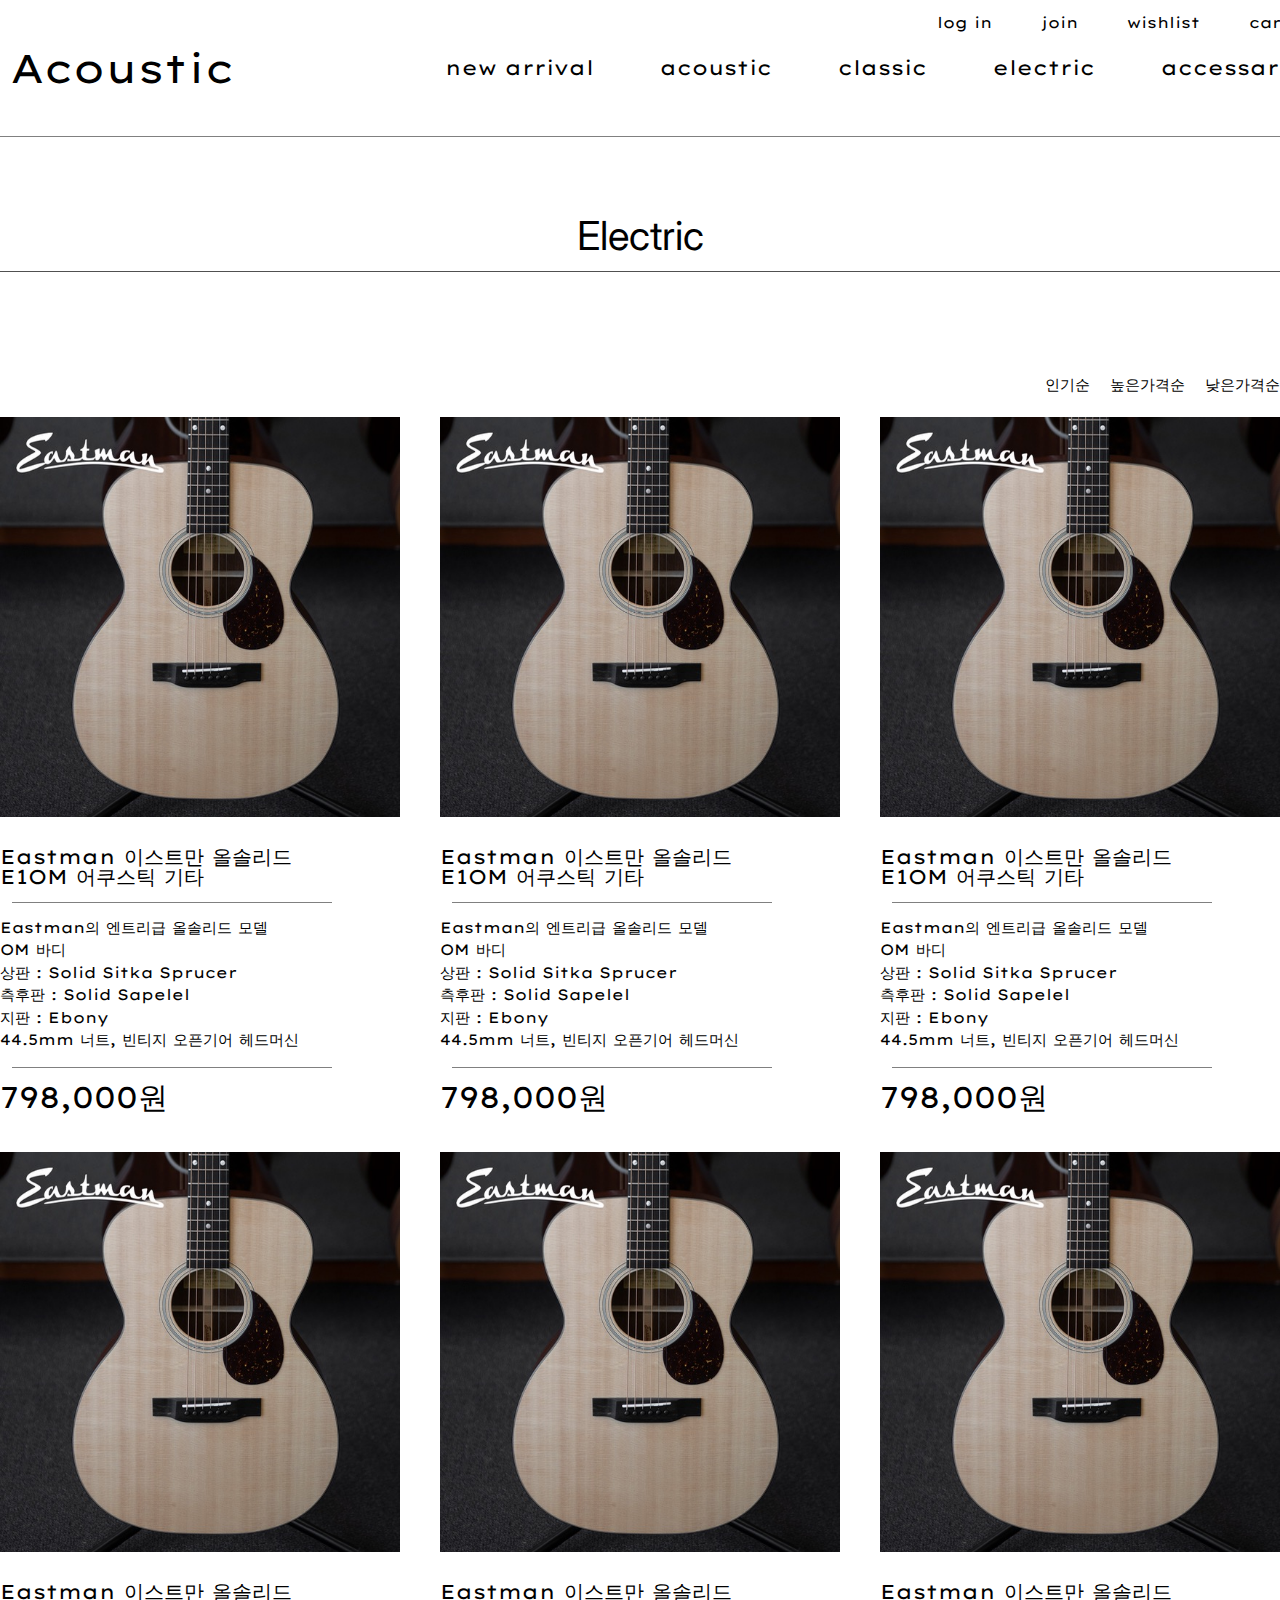
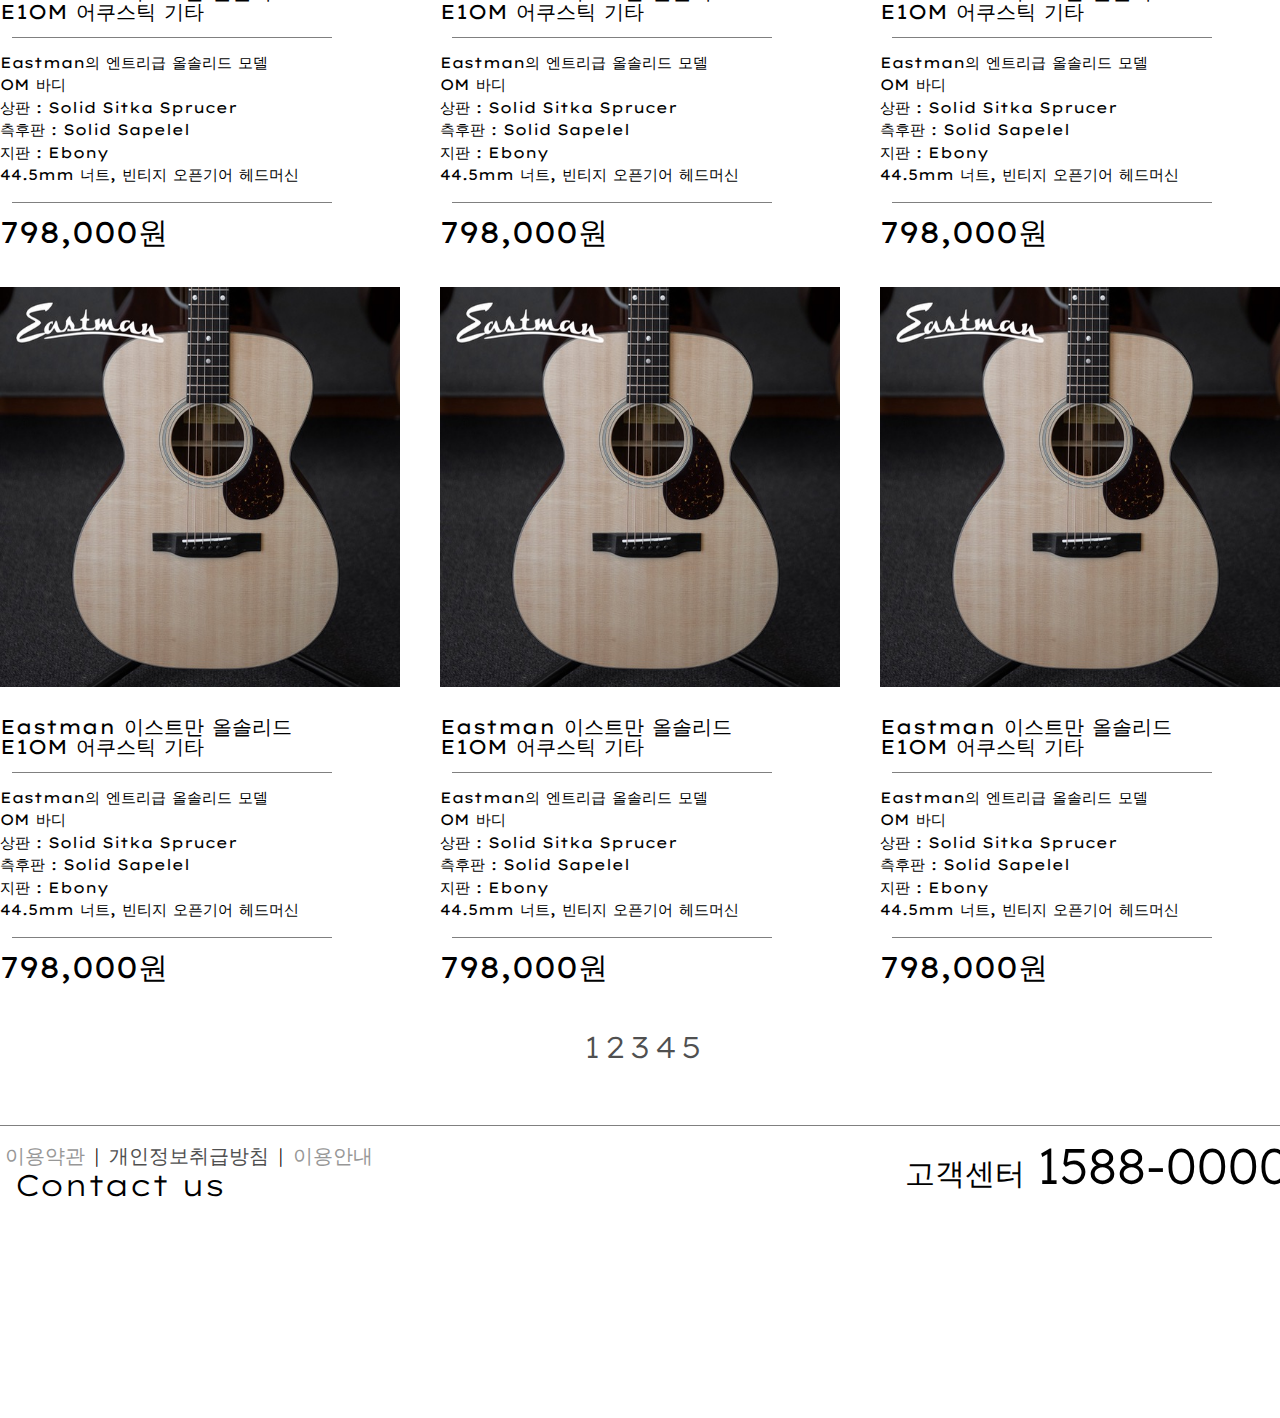
<file: electric.html>
<!DOCTYPE html>
<html lang="en">

<head>
    <meta charset="UTF-8">
    <meta name="viewport" content="width=device-width, initial-scale=1.0">
    <link rel="stylesheet" href="css/common.css">
    <title>Acoustic</title>
</head>

<body>
    <header>
        <div class="container_h">
            <h1><a href="index.html">Acoustic</a></h1>
            <nav>
                <ul class="header_list">
                    <li class="hd_member_tt">
                        <a href="login.html">log in</a>
                        <a href="join.html">join</a>
                        <a href="wishlist.html">wishlist</a>
                        <a href="cart.html">cart</a>
                    </li>
                    <li class="hd_page_tt">
                        <a href="new_arrival.html">new arrival</a>
                        <a href="acoustic.html">acoustic</a>
                        <a href="classic.html">classic</a>
                        <a href="electric.html">electric</a>
                        <a href="accessary.html">accessary</a>
                    </li>
                </ul>
            </nav>
        </div>
    </header>
    <div class="bar">
        <h2 class="head_tt">Electric</h2>
    </div>
    <section class="product">
        <ul class="sort">
            <li class="prod_sort">
                <a href="#">인기순</a>
            </li>
            <li class="prod_sort">
                <a href="#">높은가격순</a>
            </li>
            <li class="prod_sort">
                <a href="#">낮은가격순</a>
            </li>
        </ul>
        <ul class="prodList">
            <li id="prodBox_1" class="itemList">
                <div class="thumbnail">
                    <a href="product/Eastman 이스트만 올솔리드 E1OM 어쿠스틱 기타/Eastman 이스트만 올솔리드 E1OM 어쿠스틱 기타.html" name="prodBox_1">
                        <img src="product/Eastman 이스트만 올솔리드 E1OM 어쿠스틱 기타/Eastman 이스트만 올솔리드 E1OM 어쿠스틱 기타_1.jpg"
                            class="thumbnail_img" alt="이스트만 올솔리드 E1OM">
                    </a>
                </div>
                <div class="description" onclick="window.location.href='/product/Eastman 이스트만 올솔리드 E1OM 어쿠스틱 기타/Eastman 이스트만 올솔리드 E1OM 어쿠스틱 기타.html'">
                    <ul class="spac">
                        <li class="name">
                            <strong>
                                <a href="/product/Eastman 이스트만 올솔리드 E1OM 어쿠스틱 기타/Eastman 이스트만 올솔리드 E1OM 어쿠스틱 기타.html">
                                    <span>Eastman 이스트만 올솔리드 <br>E1OM 어쿠스틱 기타</span>
                                </a>
                            </strong>
                        </li>
                        <li class="spac_line">
                            Eastman의 엔트리급 올솔리드 모델
                            <br>
                            OM 바디
                            <br>
                            상판 : Solid Sitka Sprucer
                            <br>
                            측후판 : Solid Sapelel
                            <br>
                            지판 : Ebony
                            <br>
                            44.5mm 너트, 빈티지 오픈기어 헤드머신
                        </li>
                        <li class="price">
                            <span class="own_price">798,000원</span>
                        </li>
                    </ul>
                </div>
            </li>
            <li id="prodBox_" class="itemList">
                <div class="thumbnail">
                    <a href="product/Eastman 이스트만 올솔리드 E1OM 어쿠스틱 기타/Eastman 이스트만 올솔리드 E1OM 어쿠스틱 기타.html" name="prodBox_1">
                        <img src="product/Eastman 이스트만 올솔리드 E1OM 어쿠스틱 기타/Eastman 이스트만 올솔리드 E1OM 어쿠스틱 기타_1.jpg"
                            class="thumbnail_img" alt="이스트만 올솔리드 E1OM">
                    </a>
                </div>
                <div class="description" onclick="window.location.href='/product/Eastman 이스트만 올솔리드 E1OM 어쿠스틱 기타/Eastman 이스트만 올솔리드 E1OM 어쿠스틱 기타.html'">
                    <ul class="spac">
                        <li class="name">
                            <strong>
                                <a href="/product/Eastman 이스트만 올솔리드 E1OM 어쿠스틱 기타/Eastman 이스트만 올솔리드 E1OM 어쿠스틱 기타.html">
                                    <span>Eastman 이스트만 올솔리드 <br>E1OM 어쿠스틱 기타</span>
                                </a>
                            </strong>
                        </li>
                        <li class="spac_line">
                            Eastman의 엔트리급 올솔리드 모델
                            <br>
                            OM 바디
                            <br>
                            상판 : Solid Sitka Sprucer
                            <br>
                            측후판 : Solid Sapelel
                            <br>
                            지판 : Ebony
                            <br>
                            44.5mm 너트, 빈티지 오픈기어 헤드머신
                        </li>
                        <li class="price">
                            <span class="own_price">798,000원</span>
                        </li>
                    </ul>
                </div>
            </li>
            <li>
                <div class="thumbnail">
                    <a href="product/Eastman 이스트만 올솔리드 E1OM 어쿠스틱 기타/Eastman 이스트만 올솔리드 E1OM 어쿠스틱 기타.html" name="prodBox_1">
                        <img src="product/Eastman 이스트만 올솔리드 E1OM 어쿠스틱 기타/Eastman 이스트만 올솔리드 E1OM 어쿠스틱 기타_1.jpg"
                            class="thumbnail_img" alt="이스트만 올솔리드 E1OM">
                    </a>
                </div>
                <div class="description" onclick="window.location.href='/product/Eastman 이스트만 올솔리드 E1OM 어쿠스틱 기타/Eastman 이스트만 올솔리드 E1OM 어쿠스틱 기타.html'">
                    <ul class="spac">
                        <li class="name">
                            <strong>
                                <a href="/product/Eastman 이스트만 올솔리드 E1OM 어쿠스틱 기타/Eastman 이스트만 올솔리드 E1OM 어쿠스틱 기타.html">
                                    <span>Eastman 이스트만 올솔리드 <br>E1OM 어쿠스틱 기타</span>
                                </a>
                            </strong>
                        </li>
                        <li class="spac_line">
                            Eastman의 엔트리급 올솔리드 모델
                            <br>
                            OM 바디
                            <br>
                            상판 : Solid Sitka Sprucer
                            <br>
                            측후판 : Solid Sapelel
                            <br>
                            지판 : Ebony
                            <br>
                            44.5mm 너트, 빈티지 오픈기어 헤드머신
                        </li>
                        <li class="price">
                            <span class="own_price">798,000원</span>
                        </li>
                    </ul>
                </div>
            </li>
            <li>
                <div class="thumbnail">
                    <a href="product/Eastman 이스트만 올솔리드 E1OM 어쿠스틱 기타/Eastman 이스트만 올솔리드 E1OM 어쿠스틱 기타.html" name="prodBox_1">
                        <img src="product/Eastman 이스트만 올솔리드 E1OM 어쿠스틱 기타/Eastman 이스트만 올솔리드 E1OM 어쿠스틱 기타_1.jpg"
                            class="thumbnail_img" alt="이스트만 올솔리드 E1OM">
                    </a>
                </div>
                <div class="description" onclick="window.location.href='/product/Eastman 이스트만 올솔리드 E1OM 어쿠스틱 기타/Eastman 이스트만 올솔리드 E1OM 어쿠스틱 기타.html'">
                    <ul class="spac">
                        <li class="name">
                            <strong>
                                <a href="/product/Eastman 이스트만 올솔리드 E1OM 어쿠스틱 기타/Eastman 이스트만 올솔리드 E1OM 어쿠스틱 기타.html">
                                    <span>Eastman 이스트만 올솔리드 <br>E1OM 어쿠스틱 기타</span>
                                </a>
                            </strong>
                        </li>
                        <li class="spac_line">
                            Eastman의 엔트리급 올솔리드 모델
                            <br>
                            OM 바디
                            <br>
                            상판 : Solid Sitka Sprucer
                            <br>
                            측후판 : Solid Sapelel
                            <br>
                            지판 : Ebony
                            <br>
                            44.5mm 너트, 빈티지 오픈기어 헤드머신
                        </li>
                        <li class="price">
                            <span class="own_price">798,000원</span>
                        </li>
                    </ul>
                </div>
            </li>
            <li>
                <div class="thumbnail">
                    <a href="product/Eastman 이스트만 올솔리드 E1OM 어쿠스틱 기타/Eastman 이스트만 올솔리드 E1OM 어쿠스틱 기타.html" name="prodBox_1">
                        <img src="product/Eastman 이스트만 올솔리드 E1OM 어쿠스틱 기타/Eastman 이스트만 올솔리드 E1OM 어쿠스틱 기타_1.jpg"
                            class="thumbnail_img" alt="이스트만 올솔리드 E1OM">
                    </a>
                </div>
                <div class="description" onclick="window.location.href='/product/Eastman 이스트만 올솔리드 E1OM 어쿠스틱 기타/Eastman 이스트만 올솔리드 E1OM 어쿠스틱 기타.html'">
                    <ul class="spac">
                        <li class="name">
                            <strong>
                                <a href="/product/Eastman 이스트만 올솔리드 E1OM 어쿠스틱 기타/Eastman 이스트만 올솔리드 E1OM 어쿠스틱 기타.html">
                                    <span>Eastman 이스트만 올솔리드 <br>E1OM 어쿠스틱 기타</span>
                                </a>
                            </strong>
                        </li>
                        <li class="spac_line">
                            Eastman의 엔트리급 올솔리드 모델
                            <br>
                            OM 바디
                            <br>
                            상판 : Solid Sitka Sprucer
                            <br>
                            측후판 : Solid Sapelel
                            <br>
                            지판 : Ebony
                            <br>
                            44.5mm 너트, 빈티지 오픈기어 헤드머신
                        </li>
                        <li class="price">
                            <span class="own_price">798,000원</span>
                        </li>
                    </ul>
                </div>
            </li>
            <li>
                <div class="thumbnail">
                    <a href="product/Eastman 이스트만 올솔리드 E1OM 어쿠스틱 기타/Eastman 이스트만 올솔리드 E1OM 어쿠스틱 기타.html" name="prodBox_1">
                        <img src="product/Eastman 이스트만 올솔리드 E1OM 어쿠스틱 기타/Eastman 이스트만 올솔리드 E1OM 어쿠스틱 기타_1.jpg"
                            class="thumbnail_img" alt="이스트만 올솔리드 E1OM">
                    </a>
                </div>
                <div class="description" onclick="window.location.href='/product/Eastman 이스트만 올솔리드 E1OM 어쿠스틱 기타/Eastman 이스트만 올솔리드 E1OM 어쿠스틱 기타.html'">
                    <ul class="spac">
                        <li class="name">
                            <strong>
                                <a href="/product/Eastman 이스트만 올솔리드 E1OM 어쿠스틱 기타/Eastman 이스트만 올솔리드 E1OM 어쿠스틱 기타.html">
                                    <span>Eastman 이스트만 올솔리드 <br>E1OM 어쿠스틱 기타</span>
                                </a>
                            </strong>
                        </li>
                        <li class="spac_line">
                            Eastman의 엔트리급 올솔리드 모델
                            <br>
                            OM 바디
                            <br>
                            상판 : Solid Sitka Sprucer
                            <br>
                            측후판 : Solid Sapelel
                            <br>
                            지판 : Ebony
                            <br>
                            44.5mm 너트, 빈티지 오픈기어 헤드머신
                        </li>
                        <li class="price">
                            <span class="own_price">798,000원</span>
                        </li>
                    </ul>
                </div>
            </li>
            <li>
                <div class="thumbnail">
                    <a href="product/Eastman 이스트만 올솔리드 E1OM 어쿠스틱 기타/Eastman 이스트만 올솔리드 E1OM 어쿠스틱 기타.html" name="prodBox_1">
                        <img src="product/Eastman 이스트만 올솔리드 E1OM 어쿠스틱 기타/Eastman 이스트만 올솔리드 E1OM 어쿠스틱 기타_1.jpg"
                            class="thumbnail_img" alt="이스트만 올솔리드 E1OM">
                    </a>
                </div>
                <div class="description" onclick="window.location.href='/product/Eastman 이스트만 올솔리드 E1OM 어쿠스틱 기타/Eastman 이스트만 올솔리드 E1OM 어쿠스틱 기타.html'">
                    <ul class="spac">
                        <li class="name">
                            <strong>
                                <a href="/product/Eastman 이스트만 올솔리드 E1OM 어쿠스틱 기타/Eastman 이스트만 올솔리드 E1OM 어쿠스틱 기타.html">
                                    <span>Eastman 이스트만 올솔리드 <br>E1OM 어쿠스틱 기타</span>
                                </a>
                            </strong>
                        </li>
                        <li class="spac_line">
                            Eastman의 엔트리급 올솔리드 모델
                            <br>
                            OM 바디
                            <br>
                            상판 : Solid Sitka Sprucer
                            <br>
                            측후판 : Solid Sapelel
                            <br>
                            지판 : Ebony
                            <br>
                            44.5mm 너트, 빈티지 오픈기어 헤드머신
                        </li>
                        <li class="price">
                            <span class="own_price">798,000원</span>
                        </li>
                    </ul>
                </div>
            </li>
            <li>
                <div class="thumbnail">
                    <a href="product/Eastman 이스트만 올솔리드 E1OM 어쿠스틱 기타/Eastman 이스트만 올솔리드 E1OM 어쿠스틱 기타.html" name="prodBox_1">
                        <img src="product/Eastman 이스트만 올솔리드 E1OM 어쿠스틱 기타/Eastman 이스트만 올솔리드 E1OM 어쿠스틱 기타_1.jpg"
                            class="thumbnail_img" alt="이스트만 올솔리드 E1OM">
                    </a>
                </div>
                <div class="description" onclick="window.location.href='/product/Eastman 이스트만 올솔리드 E1OM 어쿠스틱 기타/Eastman 이스트만 올솔리드 E1OM 어쿠스틱 기타.html'">
                    <ul class="spac">
                        <li class="name">
                            <strong>
                                <a href="/product/Eastman 이스트만 올솔리드 E1OM 어쿠스틱 기타/Eastman 이스트만 올솔리드 E1OM 어쿠스틱 기타.html">
                                    <span>Eastman 이스트만 올솔리드 <br>E1OM 어쿠스틱 기타</span>
                                </a>
                            </strong>
                        </li>
                        <li class="spac_line">
                            Eastman의 엔트리급 올솔리드 모델
                            <br>
                            OM 바디
                            <br>
                            상판 : Solid Sitka Sprucer
                            <br>
                            측후판 : Solid Sapelel
                            <br>
                            지판 : Ebony
                            <br>
                            44.5mm 너트, 빈티지 오픈기어 헤드머신
                        </li>
                        <li class="price">
                            <span class="own_price">798,000원</span>
                        </li>
                    </ul>
                </div>
            </li>
            <li>
                <div class="thumbnail">
                    <a href="product/Eastman 이스트만 올솔리드 E1OM 어쿠스틱 기타/Eastman 이스트만 올솔리드 E1OM 어쿠스틱 기타.html" name="prodBox_1">
                        <img src="product/Eastman 이스트만 올솔리드 E1OM 어쿠스틱 기타/Eastman 이스트만 올솔리드 E1OM 어쿠스틱 기타_1.jpg"
                            class="thumbnail_img" alt="이스트만 올솔리드 E1OM">
                    </a>
                </div>
                <div class="description" onclick="window.location.href='/product/Eastman 이스트만 올솔리드 E1OM 어쿠스틱 기타/Eastman 이스트만 올솔리드 E1OM 어쿠스틱 기타.html'">
                    <ul class="spac">
                        <li class="name">
                            <strong>
                                <a href="/product/Eastman 이스트만 올솔리드 E1OM 어쿠스틱 기타/Eastman 이스트만 올솔리드 E1OM 어쿠스틱 기타.html">
                                    <span>Eastman 이스트만 올솔리드 <br>E1OM 어쿠스틱 기타</span>
                                </a>
                            </strong>
                        </li>
                        <li class="spac_line">
                            Eastman의 엔트리급 올솔리드 모델
                            <br>
                            OM 바디
                            <br>
                            상판 : Solid Sitka Sprucer
                            <br>
                            측후판 : Solid Sapelel
                            <br>
                            지판 : Ebony
                            <br>
                            44.5mm 너트, 빈티지 오픈기어 헤드머신
                        </li>
                        <li class="price">
                            <span class="own_price">798,000원</span>
                        </li>
                    </ul>
                </div>
            </li>
        </ul>
        <ul class="prod_list_num">
            <li>1</li>
            <li>2</li>
            <li>3</li>
            <li>4</li>
            <li>5</li>
        </ul>
    </section>
    <footer>
        <div class="container_f">
            <ul class="footer_list">
                <li class="terms_f">
                <a href="#" class="footer_tt_1">이용약관</a>
                |
                <a href="#" class="footer_tt_2">개인정보취급방침</a>
                |
                <a href="#" class="footer_tt_3">이용안내</a>
                </li>
                <li class="contact_us_tt">
                    <p>Contact us</p>
                </li>
                <li class="csnum">
                    <span class="cs">고객센터 </span>
                    <span class="num">1588-0000</span>
                </li>
            </ul>
        </div>
    </footer>
</body>

</html>
</file>
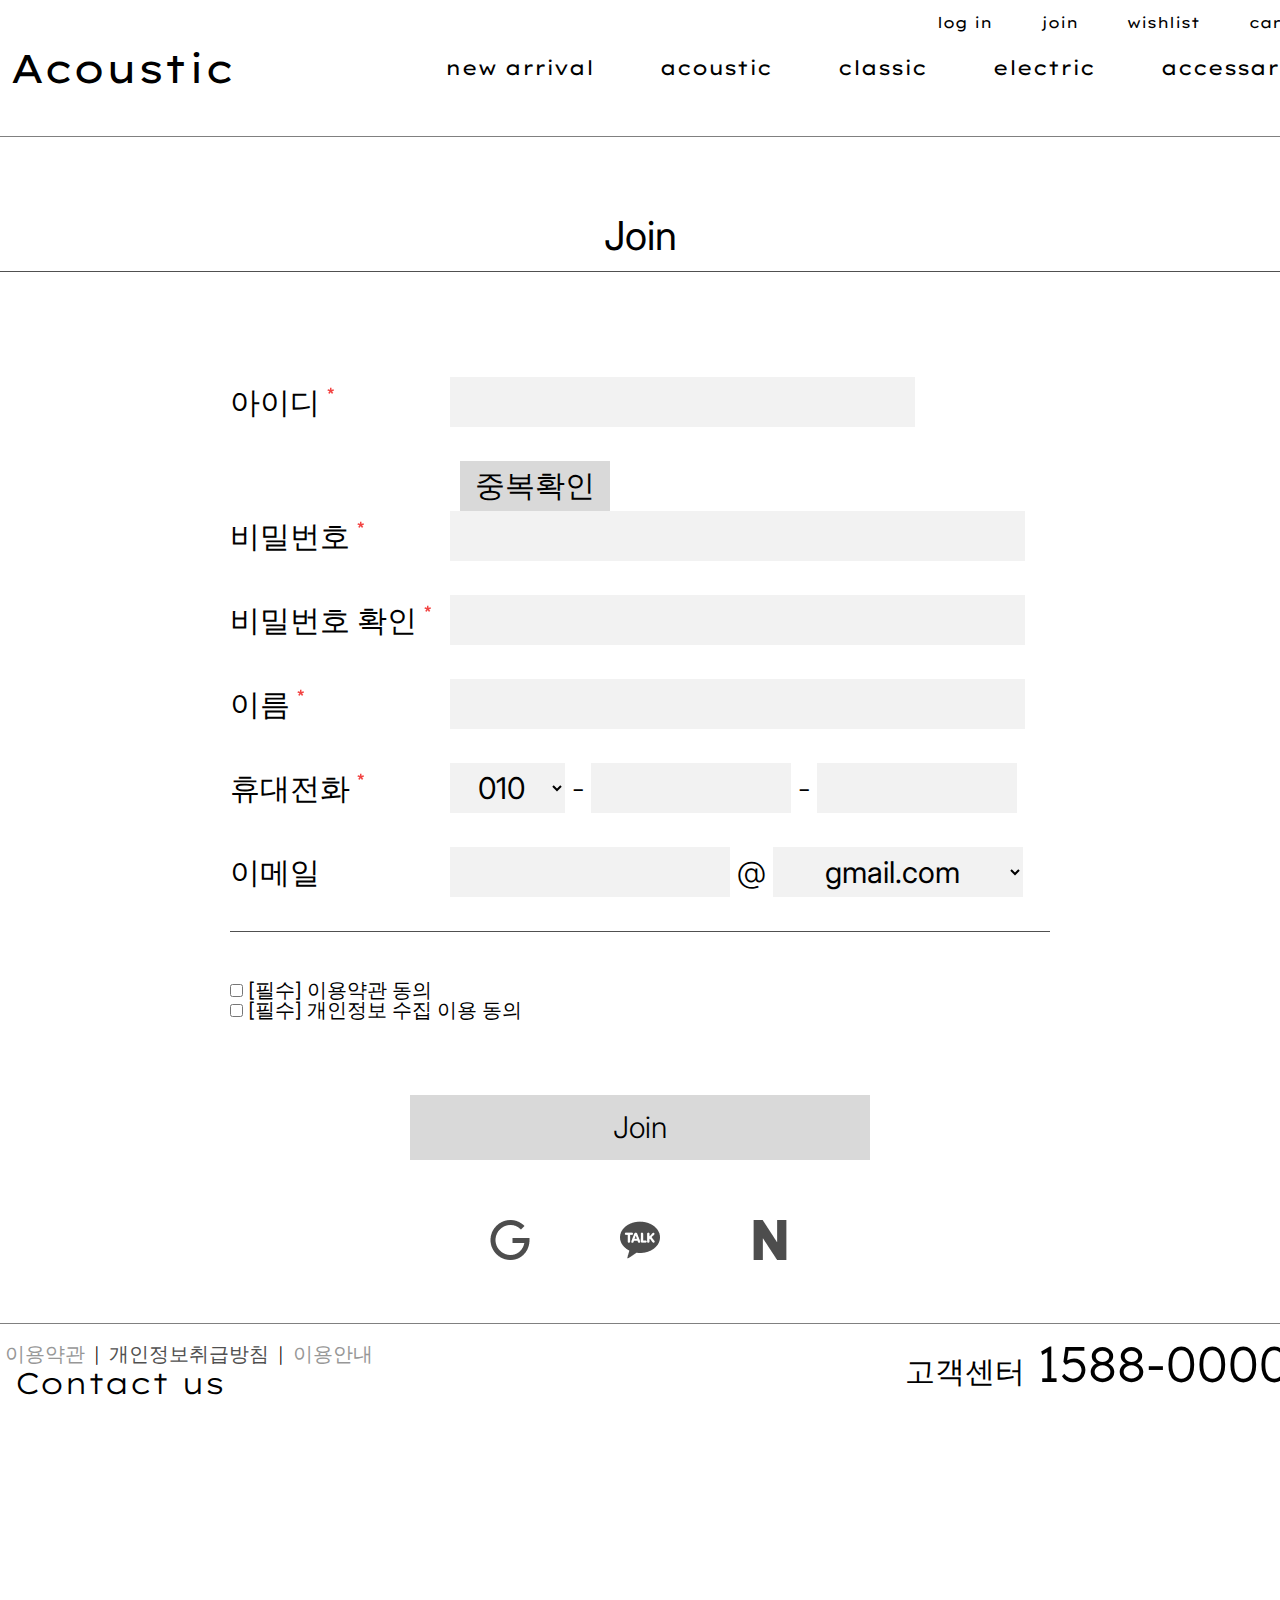
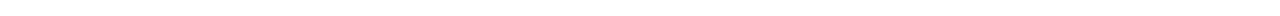
<file: join.html>
<!DOCTYPE html>
<html lang="en">
<head>
    <meta charset="UTF-8">
    <meta name="viewport" content="width=device-width, initial-scale=1.0">
    <link rel="stylesheet" href="css/common.css">
    <title>Acoustic</title>
</head>
<body>
    <header>
        <div class="container_h">
            <h1><a href="index.html">Acoustic</a></h1>
            <nav>
                <ul class="header_list">
                    <li class="hd_member_tt">
                        <a href="login.html">log in</a>
                        <a href="join.html">join</a>
                        <a href="wishlist.html">wishlist</a>
                        <a href="cart.html">cart</a>
                    </li>
                    <li class="hd_page_tt">
                        <a href="new_arrival.html">new arrival</a>
                        <a href="acoustic.html">acoustic</a>
                        <a href="classic.html">classic</a>
                        <a href="electric.html">electric</a>
                        <a href="accessary.html">accessary</a>
                    </li>
                </ul>
            </nav>
        </div>
    </header>
    <div class="bar">
        <h2 class="head_tt">Join</h2>
    </div>
    <section class="join_input">
        <table>
            <tr class="join_id">
                <th>
                    아이디
                    <img src="img/ico_required.gif" alt="필수입력">
                </th>
                <td>
                    <input id="member_id" type="text">
                    <input type="button" value="중복확인">
                </td>
            </tr>
            <tr class="join_pw">
                <th>
                    비밀번호
                    <img src="img/ico_required.gif" alt="필수입력">
                </th>
                <td>
                    <input id="member_pw" type="password">
                </td>
            </tr>
            <tr class="join_pw_ck">
                <th>
                    비밀번호 확인
                    <img src="img/ico_required.gif" alt="필수입력">
                </th>
                <td>
                    <input id="member_pw_check" type="password">
                </td>
            </tr>
            <tr class="join_name">
                <th>
                    이름
                    <img src="img/ico_required.gif" alt="필수입력">
                </th>
                <td>
                    <input id="member_name" type="text">
                </td>
            </tr>
            <tr class="join_num">
                <th>
                    휴대전화
                    <img src="img/ico_required.gif" alt="필수입력">
                </th>
                <td>
                    <select name="member_phone" id="member_phone_st">
                        <option>010</option>
                        <option>011</option>
                        <option>017</option>
                        <option>016</option>
                        <option>070</option>
                    </select>
                    -
                    <input id="member_phone_mid" type="text">
                    -
                    <input id="member_phone_end" type="text">
                </td>
            </tr>
            <tr class="join_mail">
                <th>
                    이메일
                </th>
                <td>
                    <input id="member_email" type="text">
                    @
                    <select name="member_email_domain" id="member_email_domain">
                        <option>gmail.com</option>
                        <option>naver.com</option>
                        <option>kakao.com</option>
                        <option>daum.net</option>
                    </select>
                </td>
            </tr>
        </table>
        <div class="agree">
            <div>
                <input type="checkbox" name="terms_of_use" id="terms">
                [필수] 이용약관 동의
            </div>
            <div>
                <input type="checkbox" name="consent_to_collection_and_use" id="consent">
                [필수] 개인정보 수집 이용 동의
            </div>
        </div>
            <div class="join_btn">
                <a href="#none" class="bk_btn_2" onclick="">Join</a>
            </div>
        <div class="social_join">
            <ul>
                <li>
                    <a href="#" onclick="">
                        <img src="img/social-1.png" alt="구글 회원가입">
                    </a>
                </li>
                <li>
                    <a href="#" onclick="">
                        <img src="img/social-2.png" alt="카카오 회원가입">
                    </a>
                </li>
                <li>
                    <a href="#" onclick="">
                        <img src="img/social-3.png" alt="네이버 회원가입">
                    </a>
                </li>
            </ul>
        </div>
    </section>
    <footer>
        <div class="container_f">
            <ul class="footer_list">
                <li class="terms_f">
                <a href="#" class="footer_tt_1">이용약관</a>
                |
                <a href="#" class="footer_tt_2">개인정보취급방침</a>
                |
                <a href="#" class="footer_tt_3">이용안내</a>
                </li>
                <li class="contact_us_tt">
                    <p>Contact us</p>
                </li>
                <li class="csnum">
                    <span class="cs">고객센터 </span>
                    <span class="num">1588-0000</span>
                </li>
            </ul>
        </div>
    </footer>
</body>
</html>
</file>
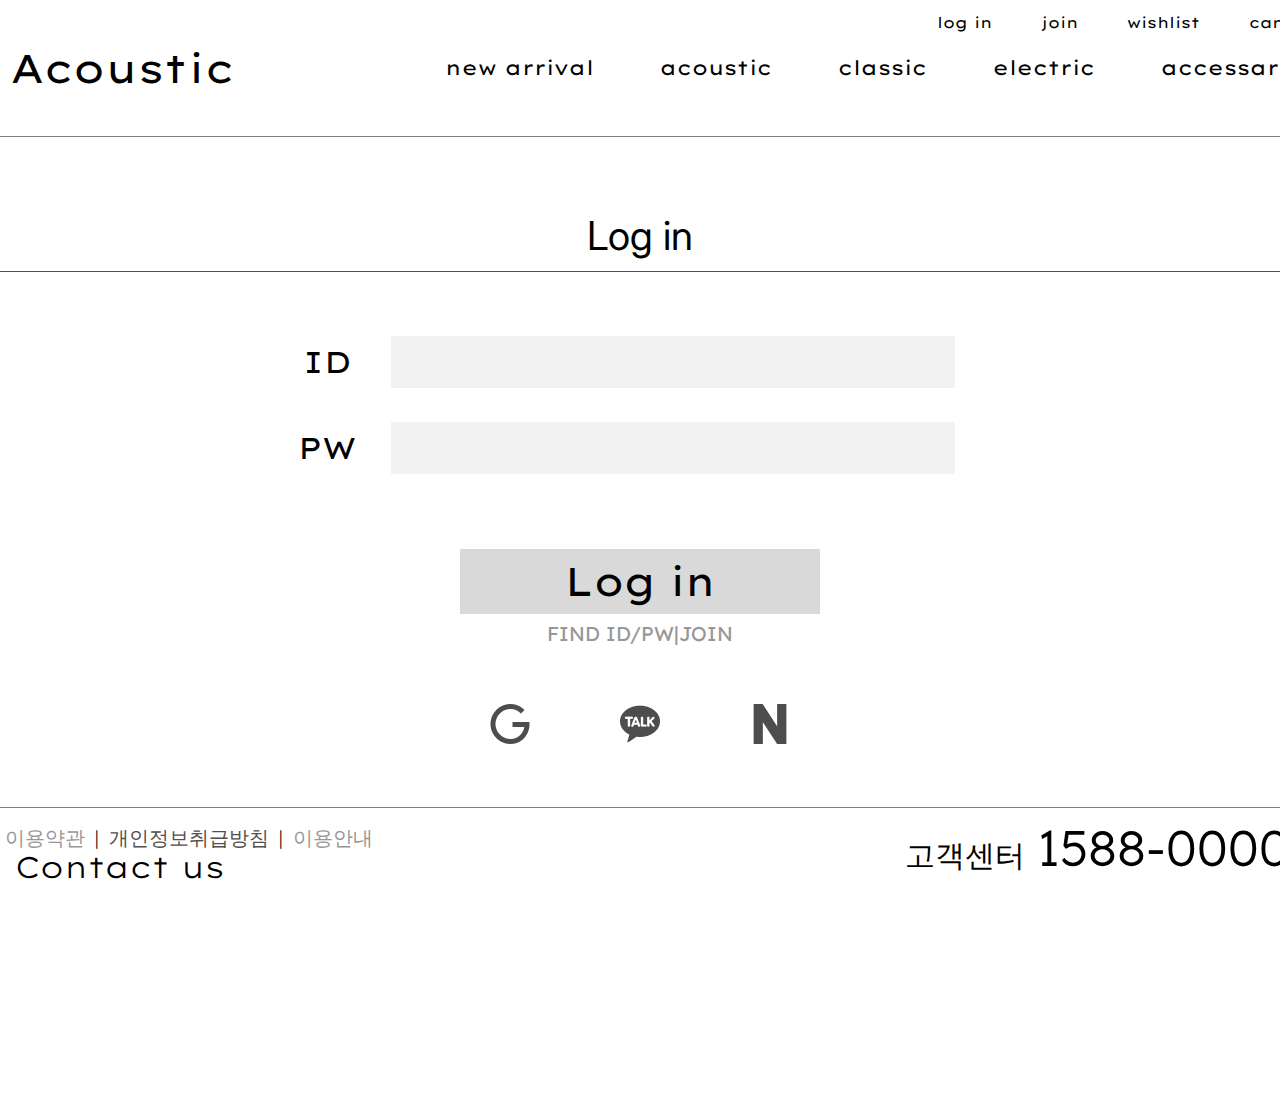
<file: login.html>
<!DOCTYPE html>
<html lang="en">
<head>
    <meta charset="UTF-8">
    <meta name="viewport" content="width=device-width, initial-scale=1.0">
    <link rel="stylesheet" href="css/common.css">
    <title>Acoustic</title>
</head>
<body>
    <header>
        <div class="container_h">
            <h1><a href="index.html">Acoustic</a></h1>
            <nav>
                <ul class="header_list">
                    <li class="hd_member_tt">
                        <a href="login.html">log in</a>
                        <a href="join.html">join</a>
                        <a href="wishlist.html">wishlist</a>
                        <a href="cart.html">cart</a>
                    </li>
                    <li class="hd_page_tt">
                        <a href="new_arrival.html">new arrival</a>
                        <a href="acoustic.html">acoustic</a>
                        <a href="classic.html">classic</a>
                        <a href="electric.html">electric</a>
                        <a href="accessary.html">accessary</a>
                    </li>
                </ul>
            </nav>
        </div>
    </header>
    <div class="bar">
        <h2 class="head_tt">Log in</h2>
    </div>
    <section class="login_input">
        <table class="login_input_tt">
            <tr>
                <td class="label">
                    <span>ID</span>
                </td>
                <td>
                    <input id="login_member_id" type="text">
                </td>
            </tr>
            <tr>
                <td class="label">
                    <span>PW</span>
                </td>
                <td>
                    <input id="login_member_pw" type="password">
                </td>
            </tr>
        </table>
        <div>
            <a href="#none" onclick="" class="login_btn">Log in</a>
        </div>
        <ul class="not_login">
            <li>
                <a href="find_id_pw.html">FIND ID/PW</a>|
            </li>
            <li>
                <a href="join.html">JOIN</a>
            </li>
        </ul>
        <div class="social_login">
            <ul>
                <li>
                    <a href="#" onclick="">
                        <img src="img/social-1.png" alt="구글 로그인">
                    </a>
                </li>
                <li>
                    <a href="#" onclick="">
                        <img src="img/social-2.png" alt="카카오 로그인">
                    </a>
                </li>
                <li>
                    <a href="#" onclick="">
                        <img src="img/social-3.png" alt="네이버 로그인">
                    </a>
                </li>
            </ul>
        </div>
    </section>
    <footer>
        <div class="container_f">
            <ul class="footer_list">
                <li class="terms_f">
                <a href="#" class="footer_tt_1">이용약관</a>
                |
                <a href="#" class="footer_tt_2">개인정보취급방침</a>
                |
                <a href="#" class="footer_tt_3">이용안내</a>
                </li>
                <li class="contact_us_tt">
                    <p>Contact us</p>
                </li>
                <li class="csnum">
                    <span class="cs">고객센터 </span>
                    <span class="num">1588-0000</span>
                </li>
            </ul>
        </div>
    </footer>
</body>
</html>
</file>
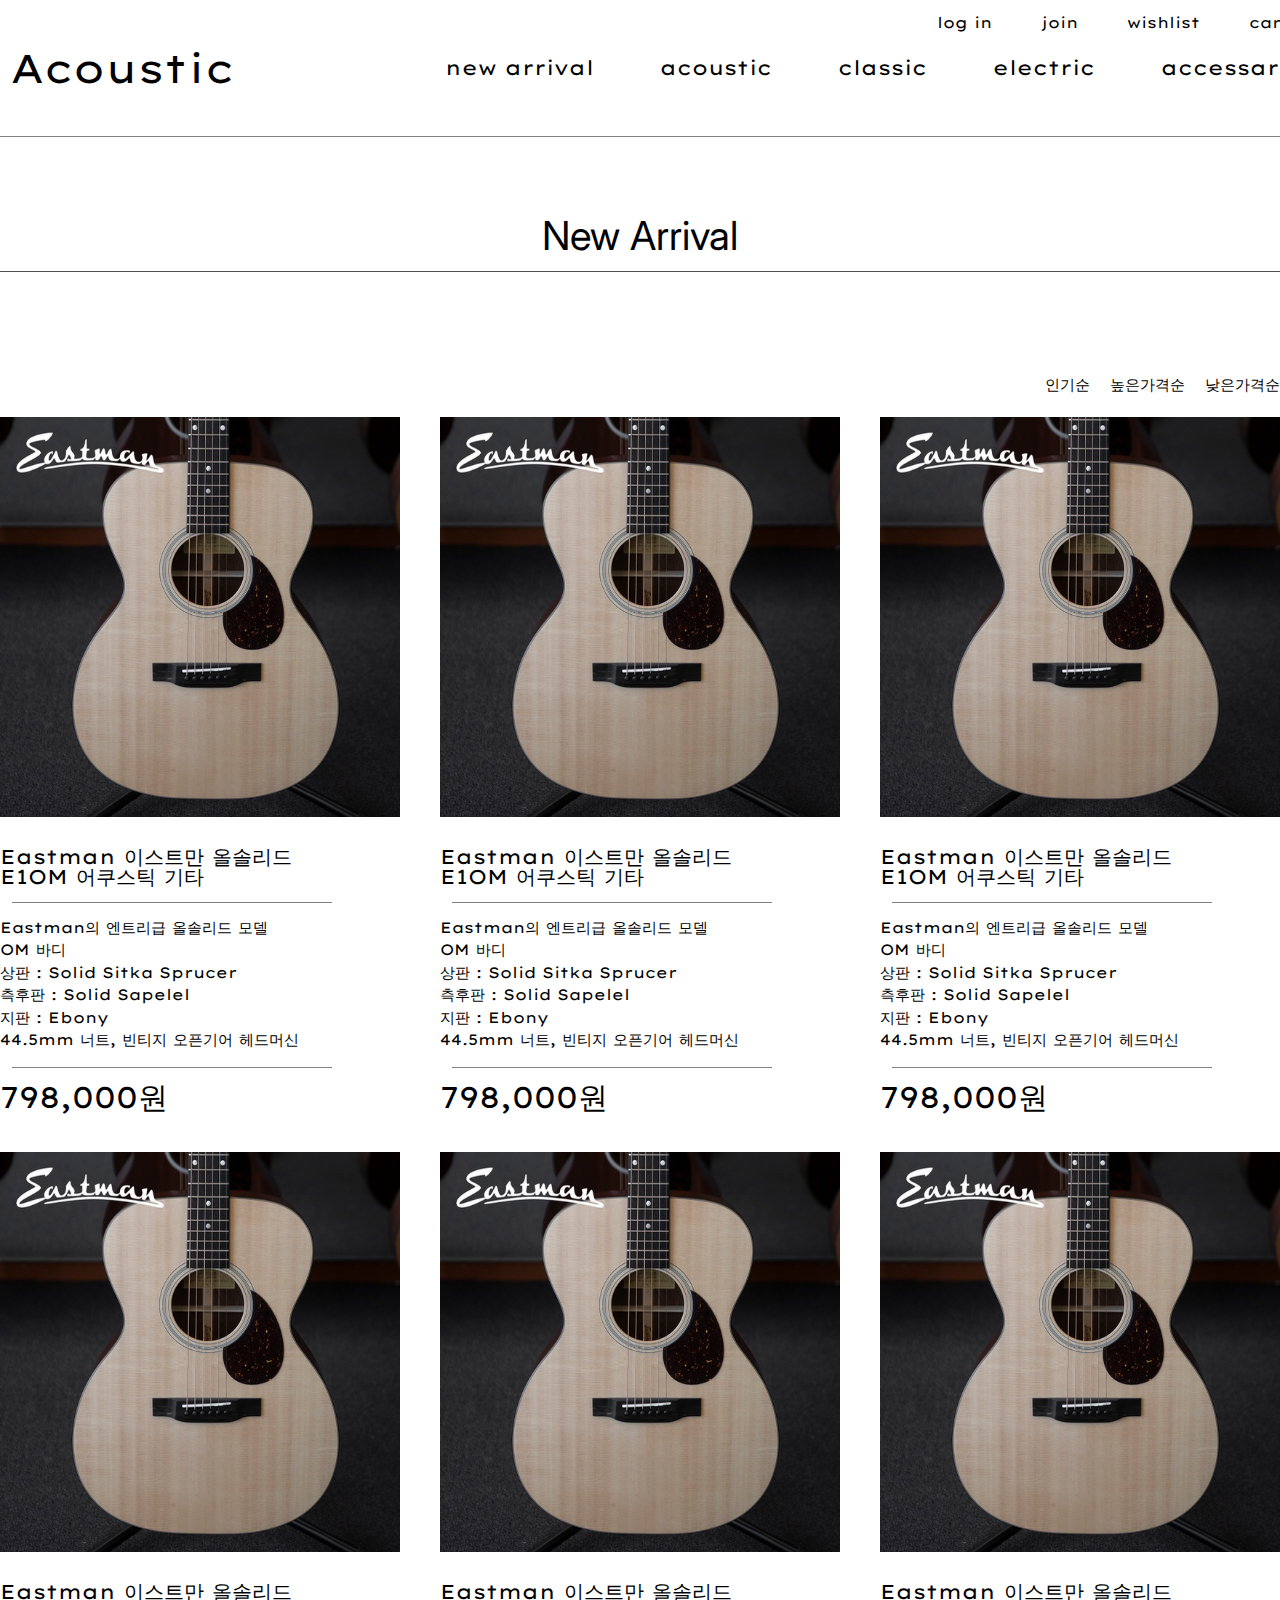
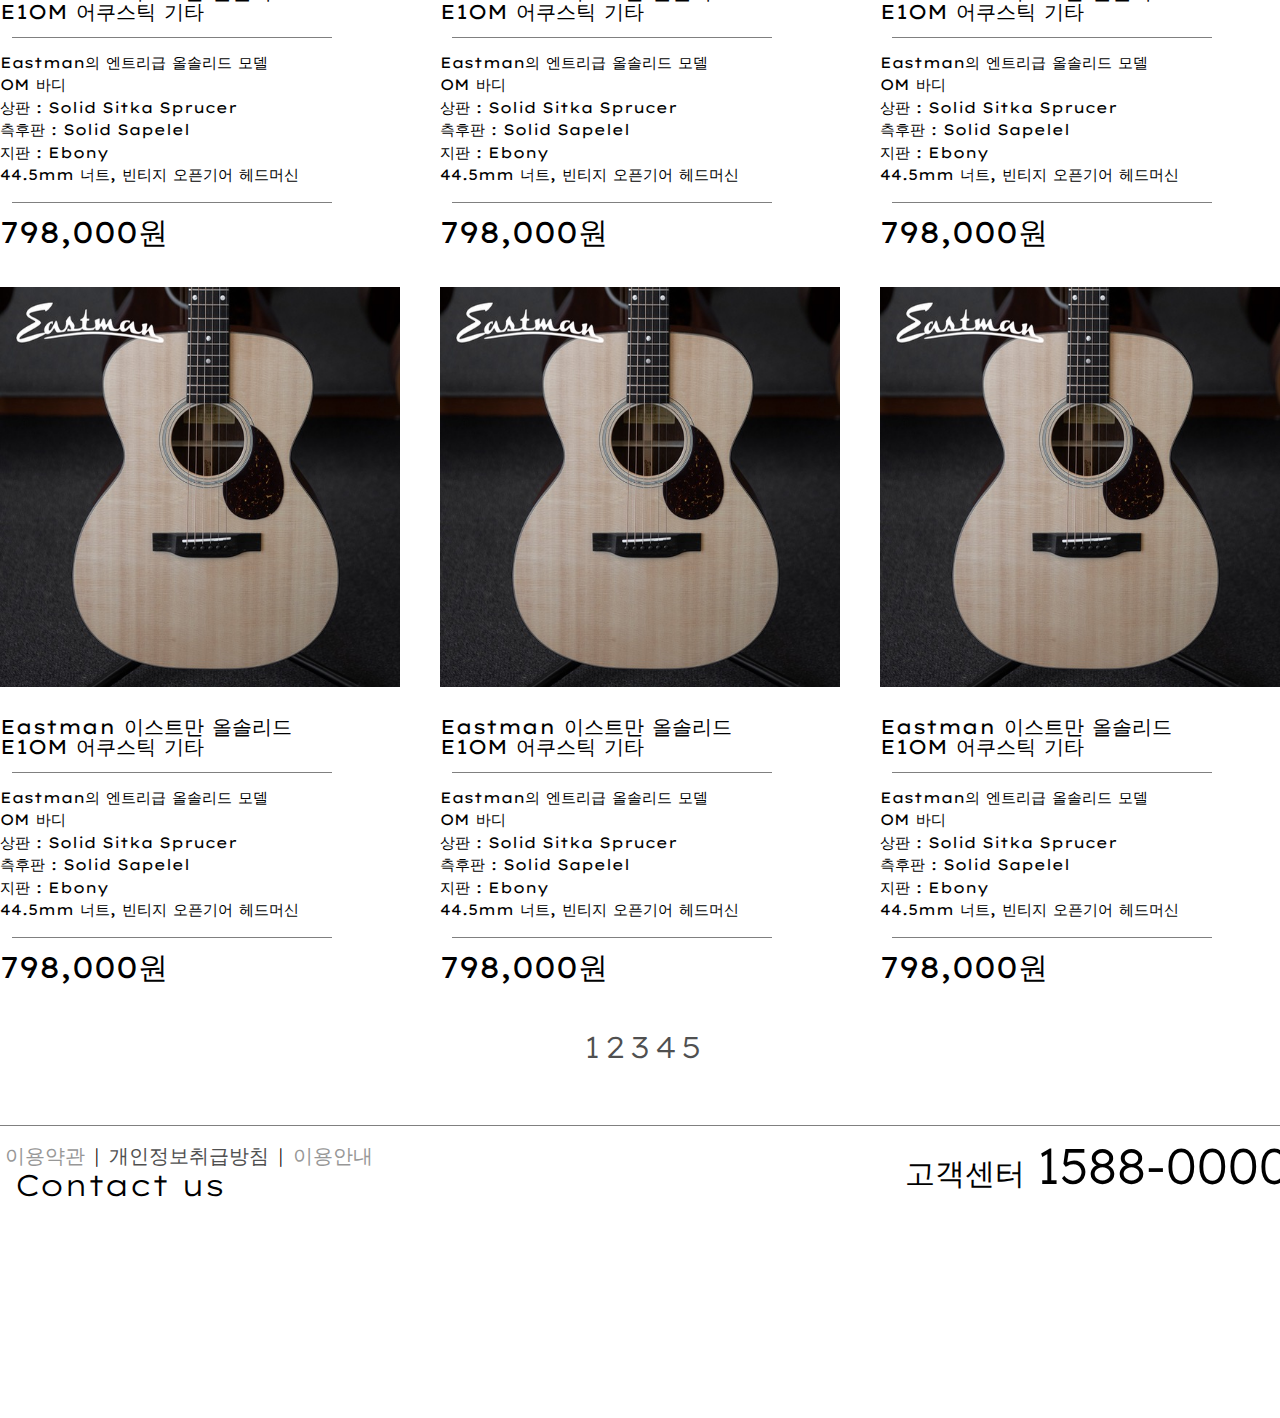
<file: new_arrival.html>
<!DOCTYPE html>
<html lang="en">

<head>
    <meta charset="UTF-8">
    <meta name="viewport" content="width=device-width, initial-scale=1.0">
    <link rel="stylesheet" href="css/common.css">
    <title>Acoustic</title>
</head>

<body>
    <header>
        <div class="container_h">
            <h1><a href="index.html">Acoustic</a></h1>
            <nav>
                <ul class="header_list">
                    <li class="hd_member_tt">
                        <a href="login.html">log in</a>
                        <a href="join.html">join</a>
                        <a href="wishlist.html">wishlist</a>
                        <a href="cart.html">cart</a>
                    </li>
                    <li class="hd_page_tt">
                        <a href="new_arrival.html">new arrival</a>
                        <a href="acoustic.html">acoustic</a>
                        <a href="classic.html">classic</a>
                        <a href="electric.html">electric</a>
                        <a href="accessary.html">accessary</a>
                    </li>
                </ul>
            </nav>
        </div>
    </header>
    <div class="bar">
        <h2 class="head_tt">New Arrival</h2>
    </div>
    <section class="product">
        <ul class="sort">
            <li class="prod_sort">
                <a href="#">인기순</a>
            </li>
            <li class="prod_sort">
                <a href="#">높은가격순</a>
            </li>
            <li class="prod_sort">
                <a href="#">낮은가격순</a>
            </li>
        </ul>
        <ul class="prodList">
            <li id="prodBox_1" class="itemList">
                <div class="thumbnail">
                    <a href="product/Eastman 이스트만 올솔리드 E1OM 어쿠스틱 기타/Eastman 이스트만 올솔리드 E1OM 어쿠스틱 기타.html" name="prodBox_1">
                        <img src="product/Eastman 이스트만 올솔리드 E1OM 어쿠스틱 기타/Eastman 이스트만 올솔리드 E1OM 어쿠스틱 기타_1.jpg"
                            class="thumbnail_img" alt="이스트만 올솔리드 E1OM">
                    </a>
                </div>
                <div class="description" onclick="window.location.href='/product/Eastman 이스트만 올솔리드 E1OM 어쿠스틱 기타/Eastman 이스트만 올솔리드 E1OM 어쿠스틱 기타.html'">
                    <ul class="spac">
                        <li class="name">
                            <strong>
                                <a href="/product/Eastman 이스트만 올솔리드 E1OM 어쿠스틱 기타/Eastman 이스트만 올솔리드 E1OM 어쿠스틱 기타.html">
                                    <span>Eastman 이스트만 올솔리드 <br>E1OM 어쿠스틱 기타</span>
                                </a>
                            </strong>
                        </li>
                        <li class="spac_line">
                            Eastman의 엔트리급 올솔리드 모델
                            <br>
                            OM 바디
                            <br>
                            상판 : Solid Sitka Sprucer
                            <br>
                            측후판 : Solid Sapelel
                            <br>
                            지판 : Ebony
                            <br>
                            44.5mm 너트, 빈티지 오픈기어 헤드머신
                        </li>
                        <li class="price">
                            <span class="own_price">798,000원</span>
                        </li>
                    </ul>
                </div>
            </li>
            <li id="prodBox_" class="itemList">
                <div class="thumbnail">
                    <a href="product/Eastman 이스트만 올솔리드 E1OM 어쿠스틱 기타/Eastman 이스트만 올솔리드 E1OM 어쿠스틱 기타.html" name="prodBox_1">
                        <img src="product/Eastman 이스트만 올솔리드 E1OM 어쿠스틱 기타/Eastman 이스트만 올솔리드 E1OM 어쿠스틱 기타_1.jpg"
                            class="thumbnail_img" alt="이스트만 올솔리드 E1OM">
                    </a>
                </div>
                <div class="description" onclick="window.location.href='/product/Eastman 이스트만 올솔리드 E1OM 어쿠스틱 기타/Eastman 이스트만 올솔리드 E1OM 어쿠스틱 기타.html'">
                    <ul class="spac">
                        <li class="name">
                            <strong>
                                <a href="/product/Eastman 이스트만 올솔리드 E1OM 어쿠스틱 기타/Eastman 이스트만 올솔리드 E1OM 어쿠스틱 기타.html">
                                    <span>Eastman 이스트만 올솔리드 <br>E1OM 어쿠스틱 기타</span>
                                </a>
                            </strong>
                        </li>
                        <li class="spac_line">
                            Eastman의 엔트리급 올솔리드 모델
                            <br>
                            OM 바디
                            <br>
                            상판 : Solid Sitka Sprucer
                            <br>
                            측후판 : Solid Sapelel
                            <br>
                            지판 : Ebony
                            <br>
                            44.5mm 너트, 빈티지 오픈기어 헤드머신
                        </li>
                        <li class="price">
                            <span class="own_price">798,000원</span>
                        </li>
                    </ul>
                </div>
            </li>
            <li>
                <div class="thumbnail">
                    <a href="product/Eastman 이스트만 올솔리드 E1OM 어쿠스틱 기타/Eastman 이스트만 올솔리드 E1OM 어쿠스틱 기타.html" name="prodBox_1">
                        <img src="product/Eastman 이스트만 올솔리드 E1OM 어쿠스틱 기타/Eastman 이스트만 올솔리드 E1OM 어쿠스틱 기타_1.jpg"
                            class="thumbnail_img" alt="이스트만 올솔리드 E1OM">
                    </a>
                </div>
                <div class="description" onclick="window.location.href='/product/Eastman 이스트만 올솔리드 E1OM 어쿠스틱 기타/Eastman 이스트만 올솔리드 E1OM 어쿠스틱 기타.html'">
                    <ul class="spac">
                        <li class="name">
                            <strong>
                                <a href="/product/Eastman 이스트만 올솔리드 E1OM 어쿠스틱 기타/Eastman 이스트만 올솔리드 E1OM 어쿠스틱 기타.html">
                                    <span>Eastman 이스트만 올솔리드 <br>E1OM 어쿠스틱 기타</span>
                                </a>
                            </strong>
                        </li>
                        <li class="spac_line">
                            Eastman의 엔트리급 올솔리드 모델
                            <br>
                            OM 바디
                            <br>
                            상판 : Solid Sitka Sprucer
                            <br>
                            측후판 : Solid Sapelel
                            <br>
                            지판 : Ebony
                            <br>
                            44.5mm 너트, 빈티지 오픈기어 헤드머신
                        </li>
                        <li class="price">
                            <span class="own_price">798,000원</span>
                        </li>
                    </ul>
                </div>
            </li>
            <li>
                <div class="thumbnail">
                    <a href="product/Eastman 이스트만 올솔리드 E1OM 어쿠스틱 기타/Eastman 이스트만 올솔리드 E1OM 어쿠스틱 기타.html" name="prodBox_1">
                        <img src="product/Eastman 이스트만 올솔리드 E1OM 어쿠스틱 기타/Eastman 이스트만 올솔리드 E1OM 어쿠스틱 기타_1.jpg"
                            class="thumbnail_img" alt="이스트만 올솔리드 E1OM">
                    </a>
                </div>
                <div class="description" onclick="window.location.href='/product/Eastman 이스트만 올솔리드 E1OM 어쿠스틱 기타/Eastman 이스트만 올솔리드 E1OM 어쿠스틱 기타.html'">
                    <ul class="spac">
                        <li class="name">
                            <strong>
                                <a href="/product/Eastman 이스트만 올솔리드 E1OM 어쿠스틱 기타/Eastman 이스트만 올솔리드 E1OM 어쿠스틱 기타.html">
                                    <span>Eastman 이스트만 올솔리드 <br>E1OM 어쿠스틱 기타</span>
                                </a>
                            </strong>
                        </li>
                        <li class="spac_line">
                            Eastman의 엔트리급 올솔리드 모델
                            <br>
                            OM 바디
                            <br>
                            상판 : Solid Sitka Sprucer
                            <br>
                            측후판 : Solid Sapelel
                            <br>
                            지판 : Ebony
                            <br>
                            44.5mm 너트, 빈티지 오픈기어 헤드머신
                        </li>
                        <li class="price">
                            <span class="own_price">798,000원</span>
                        </li>
                    </ul>
                </div>
            </li>
            <li>
                <div class="thumbnail">
                    <a href="product/Eastman 이스트만 올솔리드 E1OM 어쿠스틱 기타/Eastman 이스트만 올솔리드 E1OM 어쿠스틱 기타.html" name="prodBox_1">
                        <img src="product/Eastman 이스트만 올솔리드 E1OM 어쿠스틱 기타/Eastman 이스트만 올솔리드 E1OM 어쿠스틱 기타_1.jpg"
                            class="thumbnail_img" alt="이스트만 올솔리드 E1OM">
                    </a>
                </div>
                <div class="description" onclick="window.location.href='/product/Eastman 이스트만 올솔리드 E1OM 어쿠스틱 기타/Eastman 이스트만 올솔리드 E1OM 어쿠스틱 기타.html'">
                    <ul class="spac">
                        <li class="name">
                            <strong>
                                <a href="/product/Eastman 이스트만 올솔리드 E1OM 어쿠스틱 기타/Eastman 이스트만 올솔리드 E1OM 어쿠스틱 기타.html">
                                    <span>Eastman 이스트만 올솔리드 <br>E1OM 어쿠스틱 기타</span>
                                </a>
                            </strong>
                        </li>
                        <li class="spac_line">
                            Eastman의 엔트리급 올솔리드 모델
                            <br>
                            OM 바디
                            <br>
                            상판 : Solid Sitka Sprucer
                            <br>
                            측후판 : Solid Sapelel
                            <br>
                            지판 : Ebony
                            <br>
                            44.5mm 너트, 빈티지 오픈기어 헤드머신
                        </li>
                        <li class="price">
                            <span class="own_price">798,000원</span>
                        </li>
                    </ul>
                </div>
            </li>
            <li>
                <div class="thumbnail">
                    <a href="product/Eastman 이스트만 올솔리드 E1OM 어쿠스틱 기타/Eastman 이스트만 올솔리드 E1OM 어쿠스틱 기타.html" name="prodBox_1">
                        <img src="product/Eastman 이스트만 올솔리드 E1OM 어쿠스틱 기타/Eastman 이스트만 올솔리드 E1OM 어쿠스틱 기타_1.jpg"
                            class="thumbnail_img" alt="이스트만 올솔리드 E1OM">
                    </a>
                </div>
                <div class="description" onclick="window.location.href='/product/Eastman 이스트만 올솔리드 E1OM 어쿠스틱 기타/Eastman 이스트만 올솔리드 E1OM 어쿠스틱 기타.html'">
                    <ul class="spac">
                        <li class="name">
                            <strong>
                                <a href="/product/Eastman 이스트만 올솔리드 E1OM 어쿠스틱 기타/Eastman 이스트만 올솔리드 E1OM 어쿠스틱 기타.html">
                                    <span>Eastman 이스트만 올솔리드 <br>E1OM 어쿠스틱 기타</span>
                                </a>
                            </strong>
                        </li>
                        <li class="spac_line">
                            Eastman의 엔트리급 올솔리드 모델
                            <br>
                            OM 바디
                            <br>
                            상판 : Solid Sitka Sprucer
                            <br>
                            측후판 : Solid Sapelel
                            <br>
                            지판 : Ebony
                            <br>
                            44.5mm 너트, 빈티지 오픈기어 헤드머신
                        </li>
                        <li class="price">
                            <span class="own_price">798,000원</span>
                        </li>
                    </ul>
                </div>
            </li>
            <li>
                <div class="thumbnail">
                    <a href="product/Eastman 이스트만 올솔리드 E1OM 어쿠스틱 기타/Eastman 이스트만 올솔리드 E1OM 어쿠스틱 기타.html" name="prodBox_1">
                        <img src="product/Eastman 이스트만 올솔리드 E1OM 어쿠스틱 기타/Eastman 이스트만 올솔리드 E1OM 어쿠스틱 기타_1.jpg"
                            class="thumbnail_img" alt="이스트만 올솔리드 E1OM">
                    </a>
                </div>
                <div class="description" onclick="window.location.href='/product/Eastman 이스트만 올솔리드 E1OM 어쿠스틱 기타/Eastman 이스트만 올솔리드 E1OM 어쿠스틱 기타.html'">
                    <ul class="spac">
                        <li class="name">
                            <strong>
                                <a href="/product/Eastman 이스트만 올솔리드 E1OM 어쿠스틱 기타/Eastman 이스트만 올솔리드 E1OM 어쿠스틱 기타.html">
                                    <span>Eastman 이스트만 올솔리드 <br>E1OM 어쿠스틱 기타</span>
                                </a>
                            </strong>
                        </li>
                        <li class="spac_line">
                            Eastman의 엔트리급 올솔리드 모델
                            <br>
                            OM 바디
                            <br>
                            상판 : Solid Sitka Sprucer
                            <br>
                            측후판 : Solid Sapelel
                            <br>
                            지판 : Ebony
                            <br>
                            44.5mm 너트, 빈티지 오픈기어 헤드머신
                        </li>
                        <li class="price">
                            <span class="own_price">798,000원</span>
                        </li>
                    </ul>
                </div>
            </li>
            <li>
                <div class="thumbnail">
                    <a href="product/Eastman 이스트만 올솔리드 E1OM 어쿠스틱 기타/Eastman 이스트만 올솔리드 E1OM 어쿠스틱 기타.html" name="prodBox_1">
                        <img src="product/Eastman 이스트만 올솔리드 E1OM 어쿠스틱 기타/Eastman 이스트만 올솔리드 E1OM 어쿠스틱 기타_1.jpg"
                            class="thumbnail_img" alt="이스트만 올솔리드 E1OM">
                    </a>
                </div>
                <div class="description" onclick="window.location.href='/product/Eastman 이스트만 올솔리드 E1OM 어쿠스틱 기타/Eastman 이스트만 올솔리드 E1OM 어쿠스틱 기타.html'">
                    <ul class="spac">
                        <li class="name">
                            <strong>
                                <a href="/product/Eastman 이스트만 올솔리드 E1OM 어쿠스틱 기타/Eastman 이스트만 올솔리드 E1OM 어쿠스틱 기타.html">
                                    <span>Eastman 이스트만 올솔리드 <br>E1OM 어쿠스틱 기타</span>
                                </a>
                            </strong>
                        </li>
                        <li class="spac_line">
                            Eastman의 엔트리급 올솔리드 모델
                            <br>
                            OM 바디
                            <br>
                            상판 : Solid Sitka Sprucer
                            <br>
                            측후판 : Solid Sapelel
                            <br>
                            지판 : Ebony
                            <br>
                            44.5mm 너트, 빈티지 오픈기어 헤드머신
                        </li>
                        <li class="price">
                            <span class="own_price">798,000원</span>
                        </li>
                    </ul>
                </div>
            </li>
            <li>
                <div class="thumbnail">
                    <a href="product/Eastman 이스트만 올솔리드 E1OM 어쿠스틱 기타/Eastman 이스트만 올솔리드 E1OM 어쿠스틱 기타.html" name="prodBox_1">
                        <img src="product/Eastman 이스트만 올솔리드 E1OM 어쿠스틱 기타/Eastman 이스트만 올솔리드 E1OM 어쿠스틱 기타_1.jpg"
                            class="thumbnail_img" alt="이스트만 올솔리드 E1OM">
                    </a>
                </div>
                <div class="description" onclick="window.location.href='/product/Eastman 이스트만 올솔리드 E1OM 어쿠스틱 기타/Eastman 이스트만 올솔리드 E1OM 어쿠스틱 기타.html'">
                    <ul class="spac">
                        <li class="name">
                            <strong>
                                <a href="/product/Eastman 이스트만 올솔리드 E1OM 어쿠스틱 기타/Eastman 이스트만 올솔리드 E1OM 어쿠스틱 기타.html">
                                    <span>Eastman 이스트만 올솔리드 <br>E1OM 어쿠스틱 기타</span>
                                </a>
                            </strong>
                        </li>
                        <li class="spac_line">
                            Eastman의 엔트리급 올솔리드 모델
                            <br>
                            OM 바디
                            <br>
                            상판 : Solid Sitka Sprucer
                            <br>
                            측후판 : Solid Sapelel
                            <br>
                            지판 : Ebony
                            <br>
                            44.5mm 너트, 빈티지 오픈기어 헤드머신
                        </li>
                        <li class="price">
                            <span class="own_price">798,000원</span>
                        </li>
                    </ul>
                </div>
            </li>
        </ul>
        <ul class="prod_list_num">
            <li>1</li>
            <li>2</li>
            <li>3</li>
            <li>4</li>
            <li>5</li>
        </ul>
    </section>
    <footer>
        <div class="container_f">
            <ul class="footer_list">
                <li class="terms_f">
                <a href="#" class="footer_tt_1">이용약관</a>
                |
                <a href="#" class="footer_tt_2">개인정보취급방침</a>
                |
                <a href="#" class="footer_tt_3">이용안내</a>
                </li>
                <li class="contact_us_tt">
                    <p>Contact us</p>
                </li>
                <li class="csnum">
                    <span class="cs">고객센터 </span>
                    <span class="num">1588-0000</span>
                </li>
            </ul>
        </div>
    </footer>
</body>

</html>
</file>
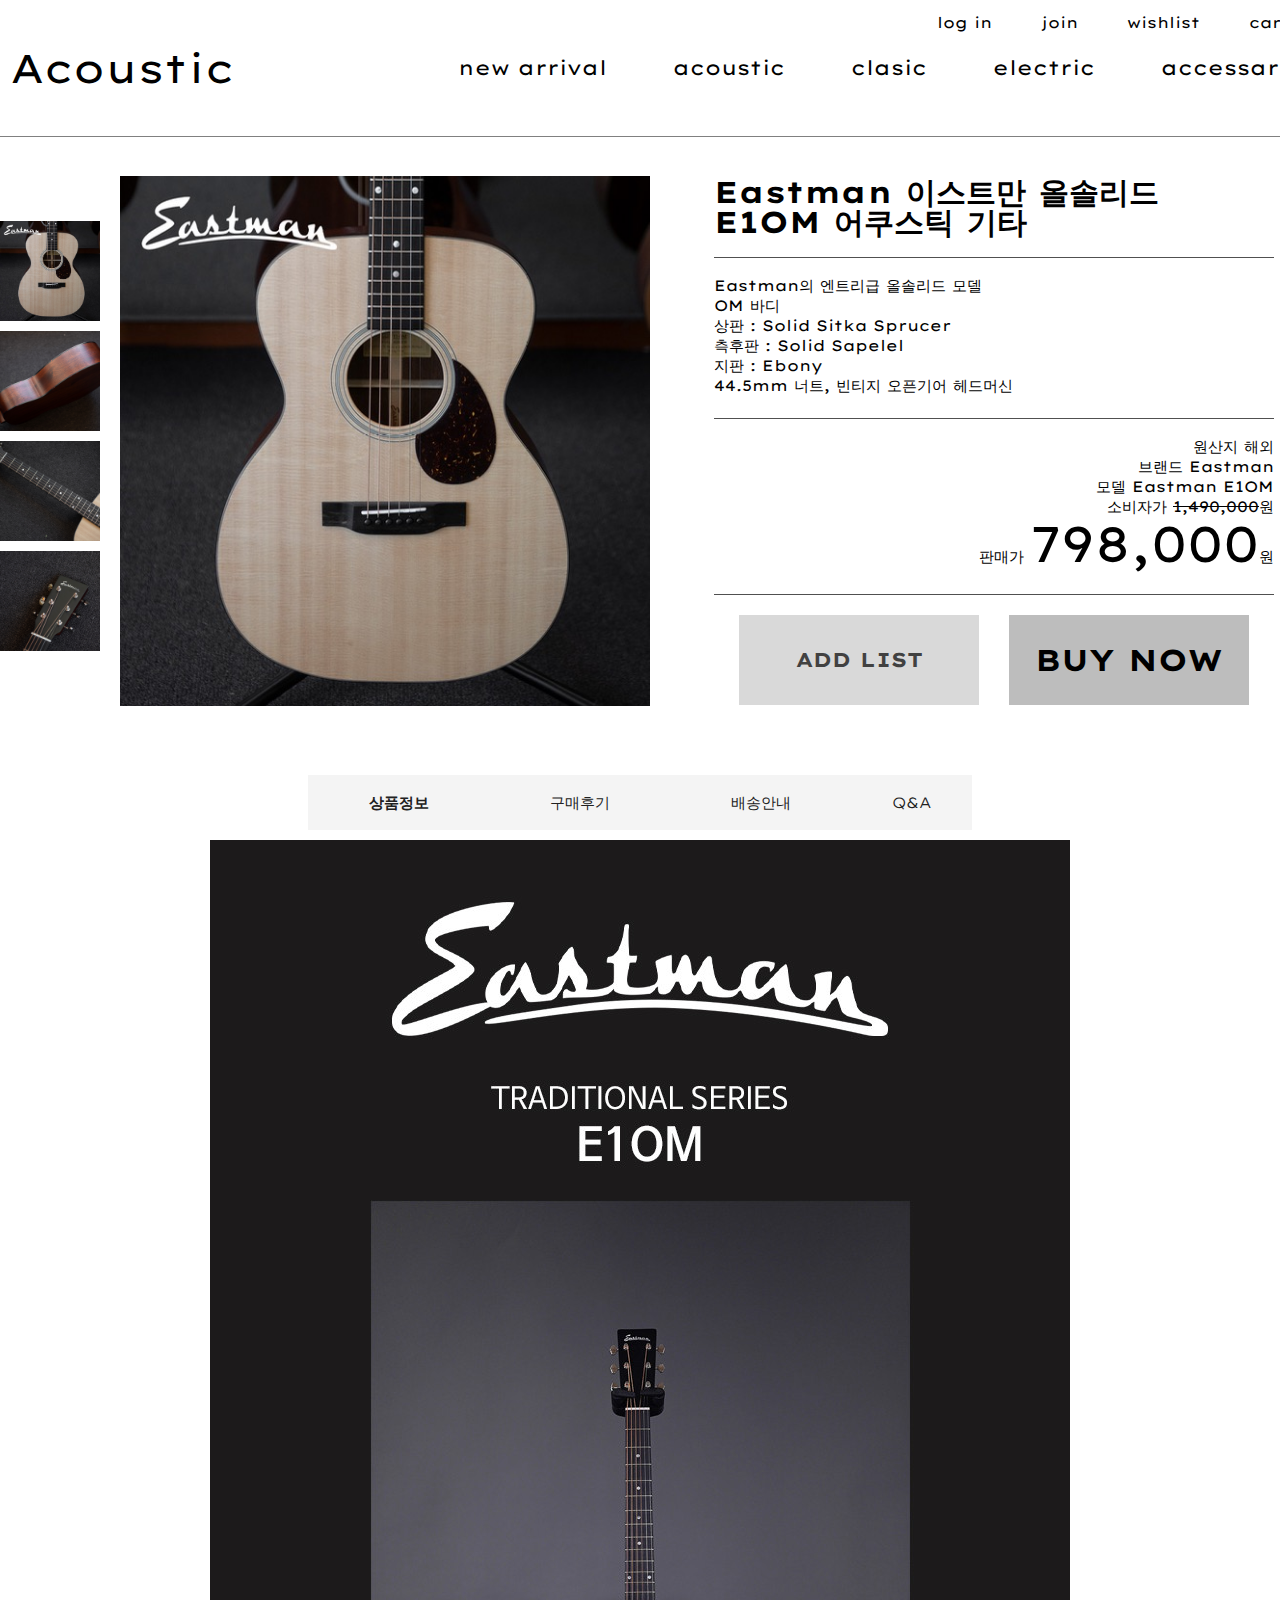
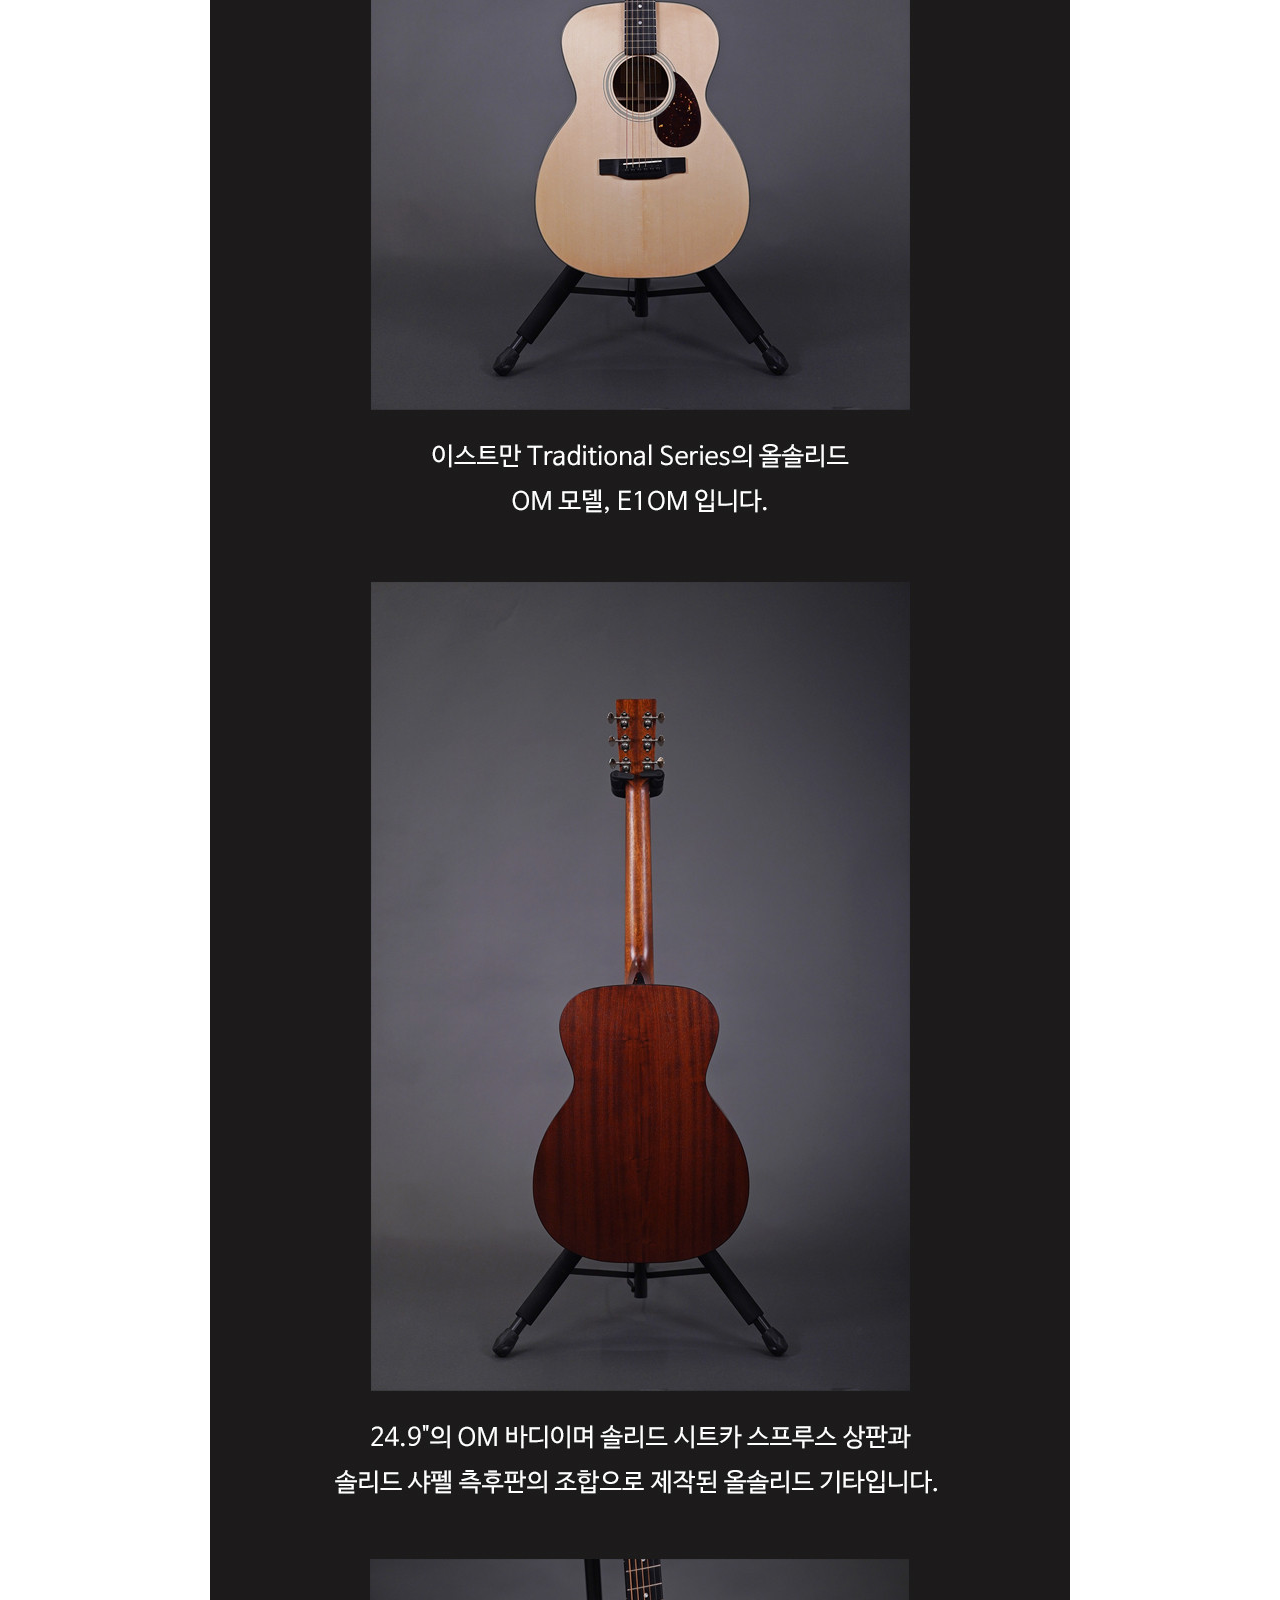
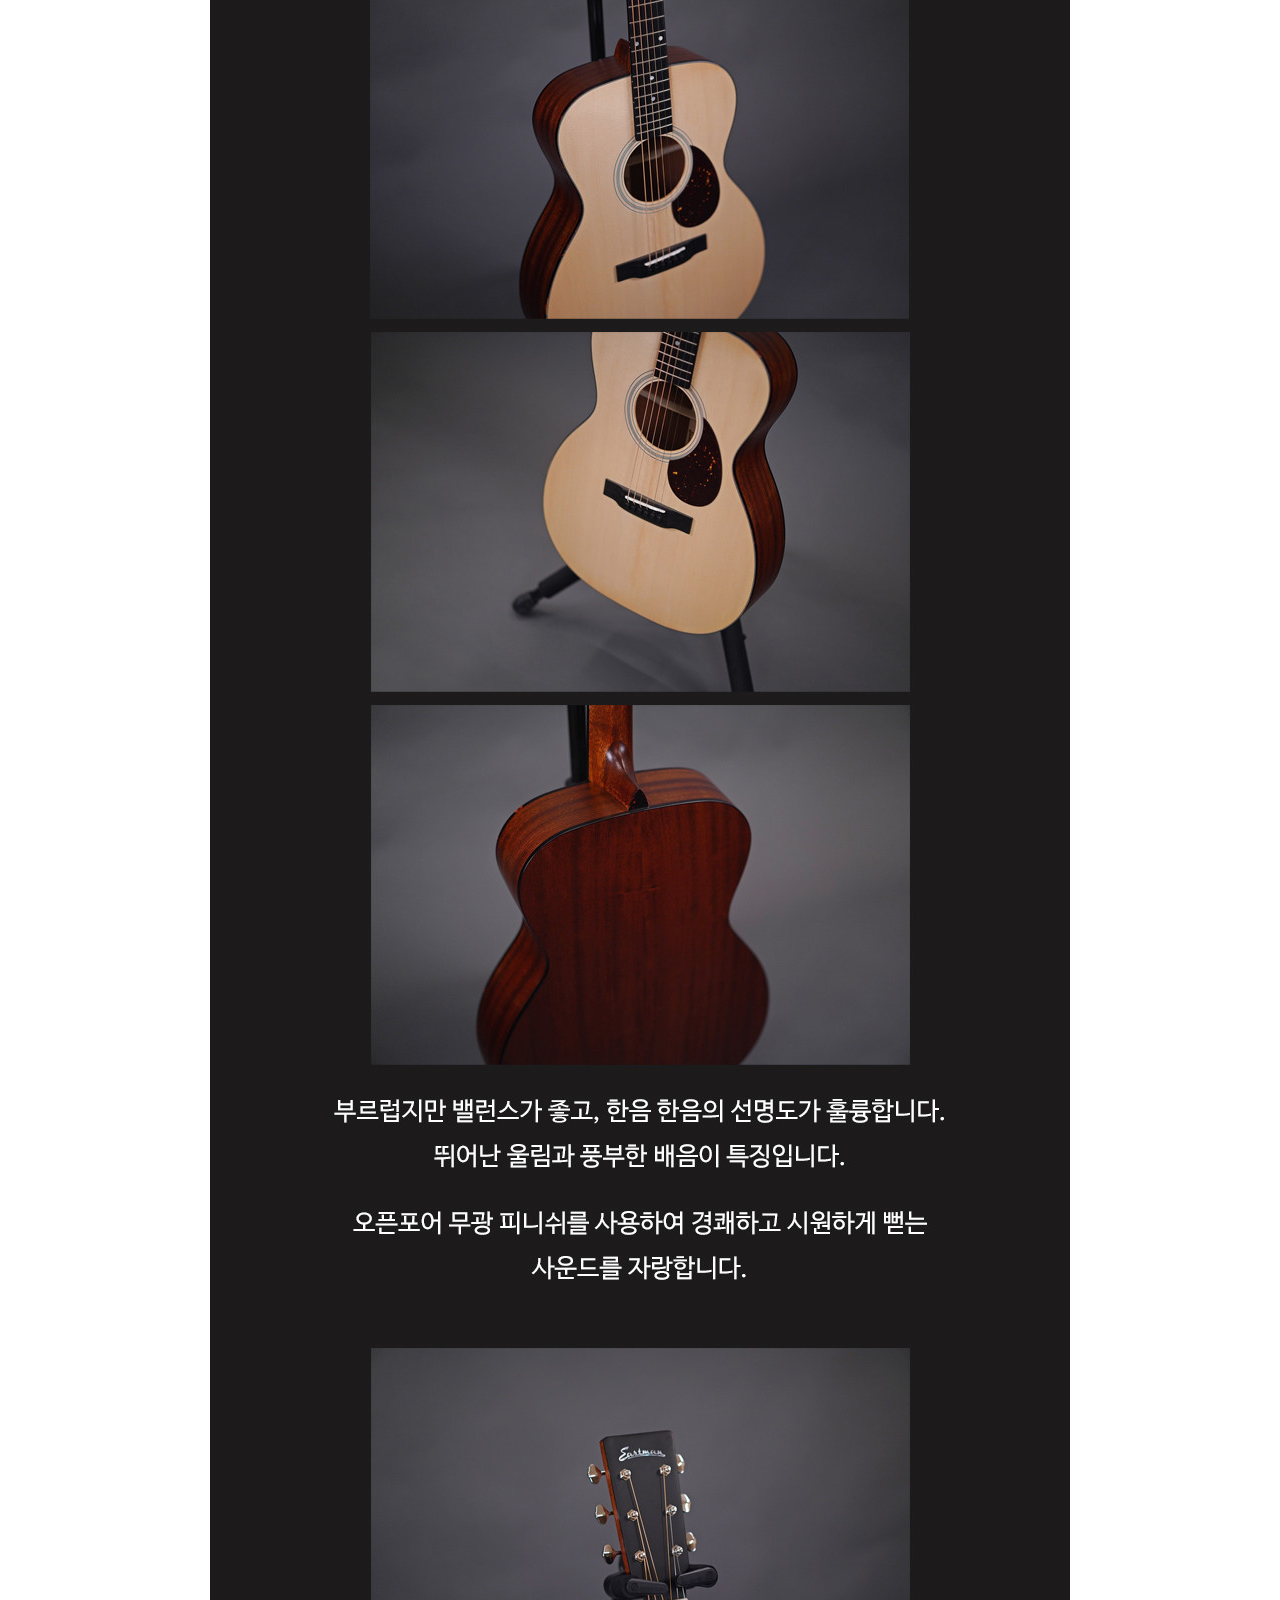
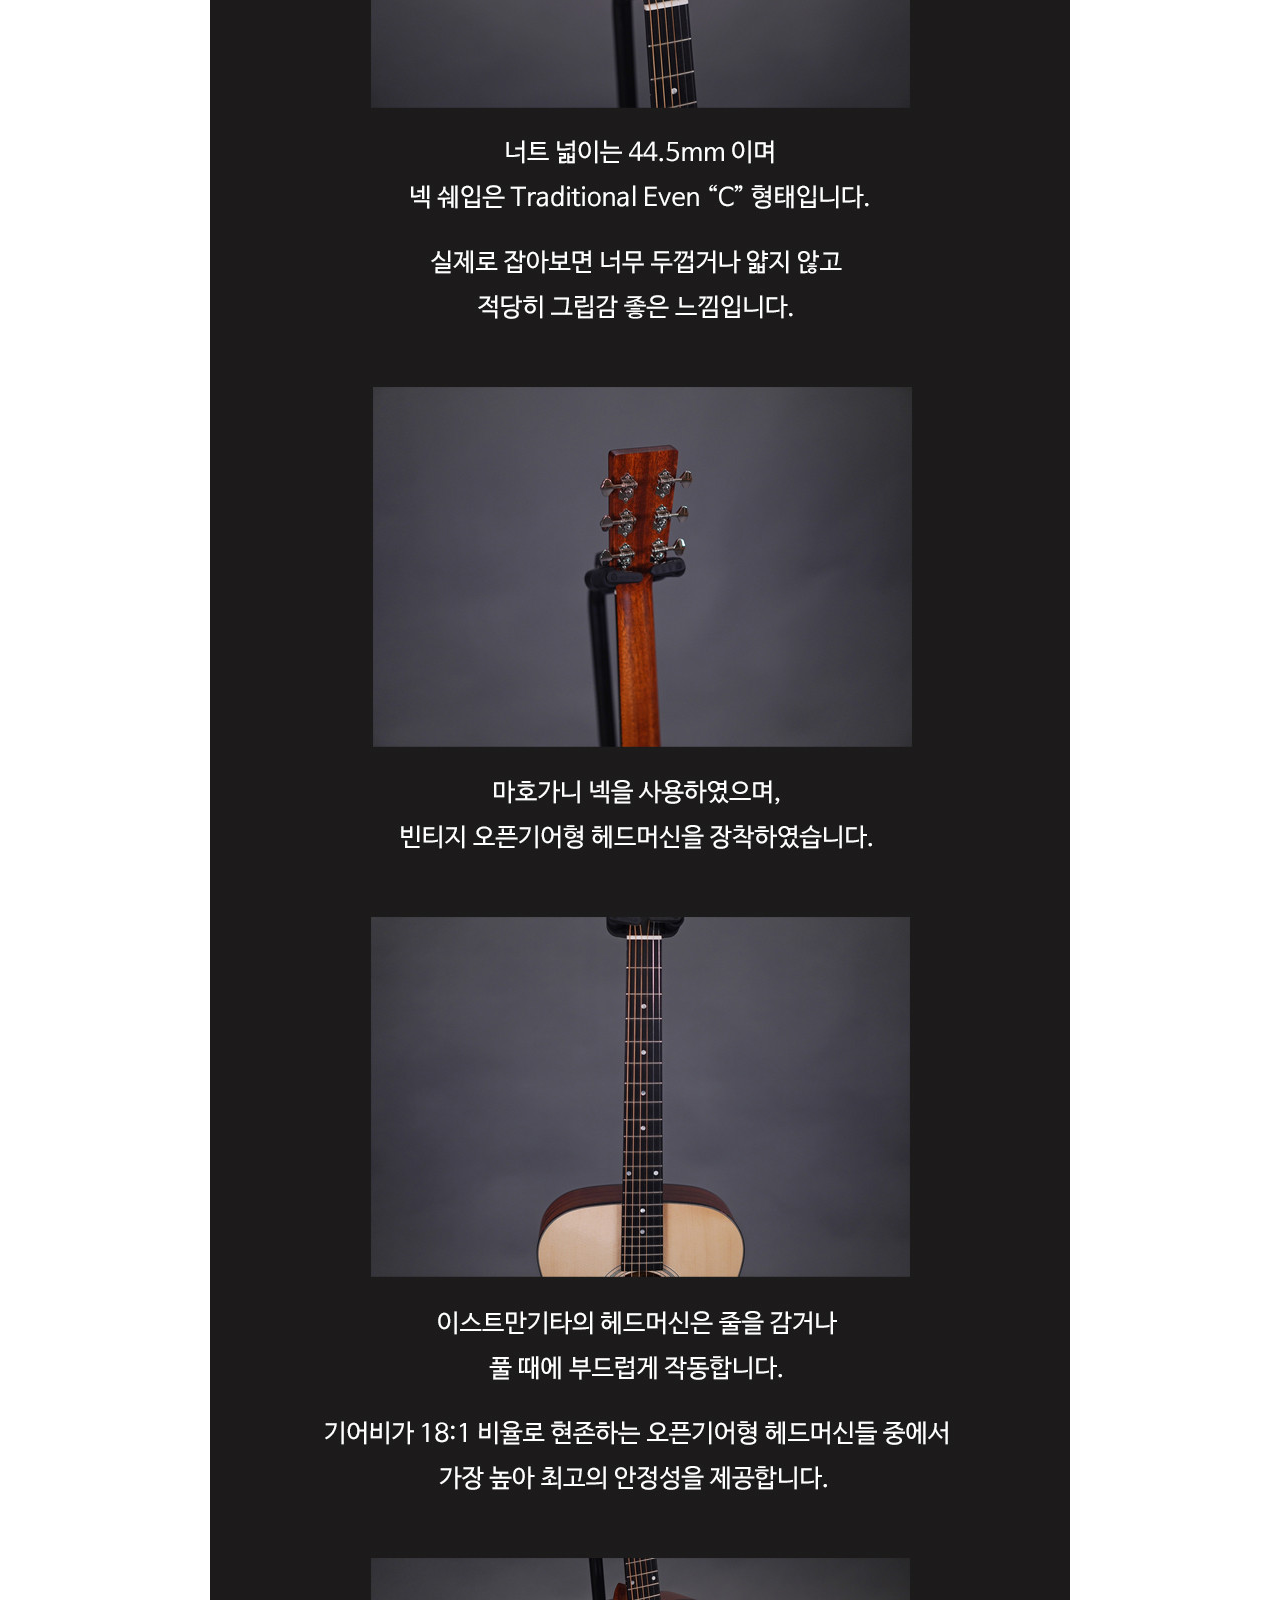
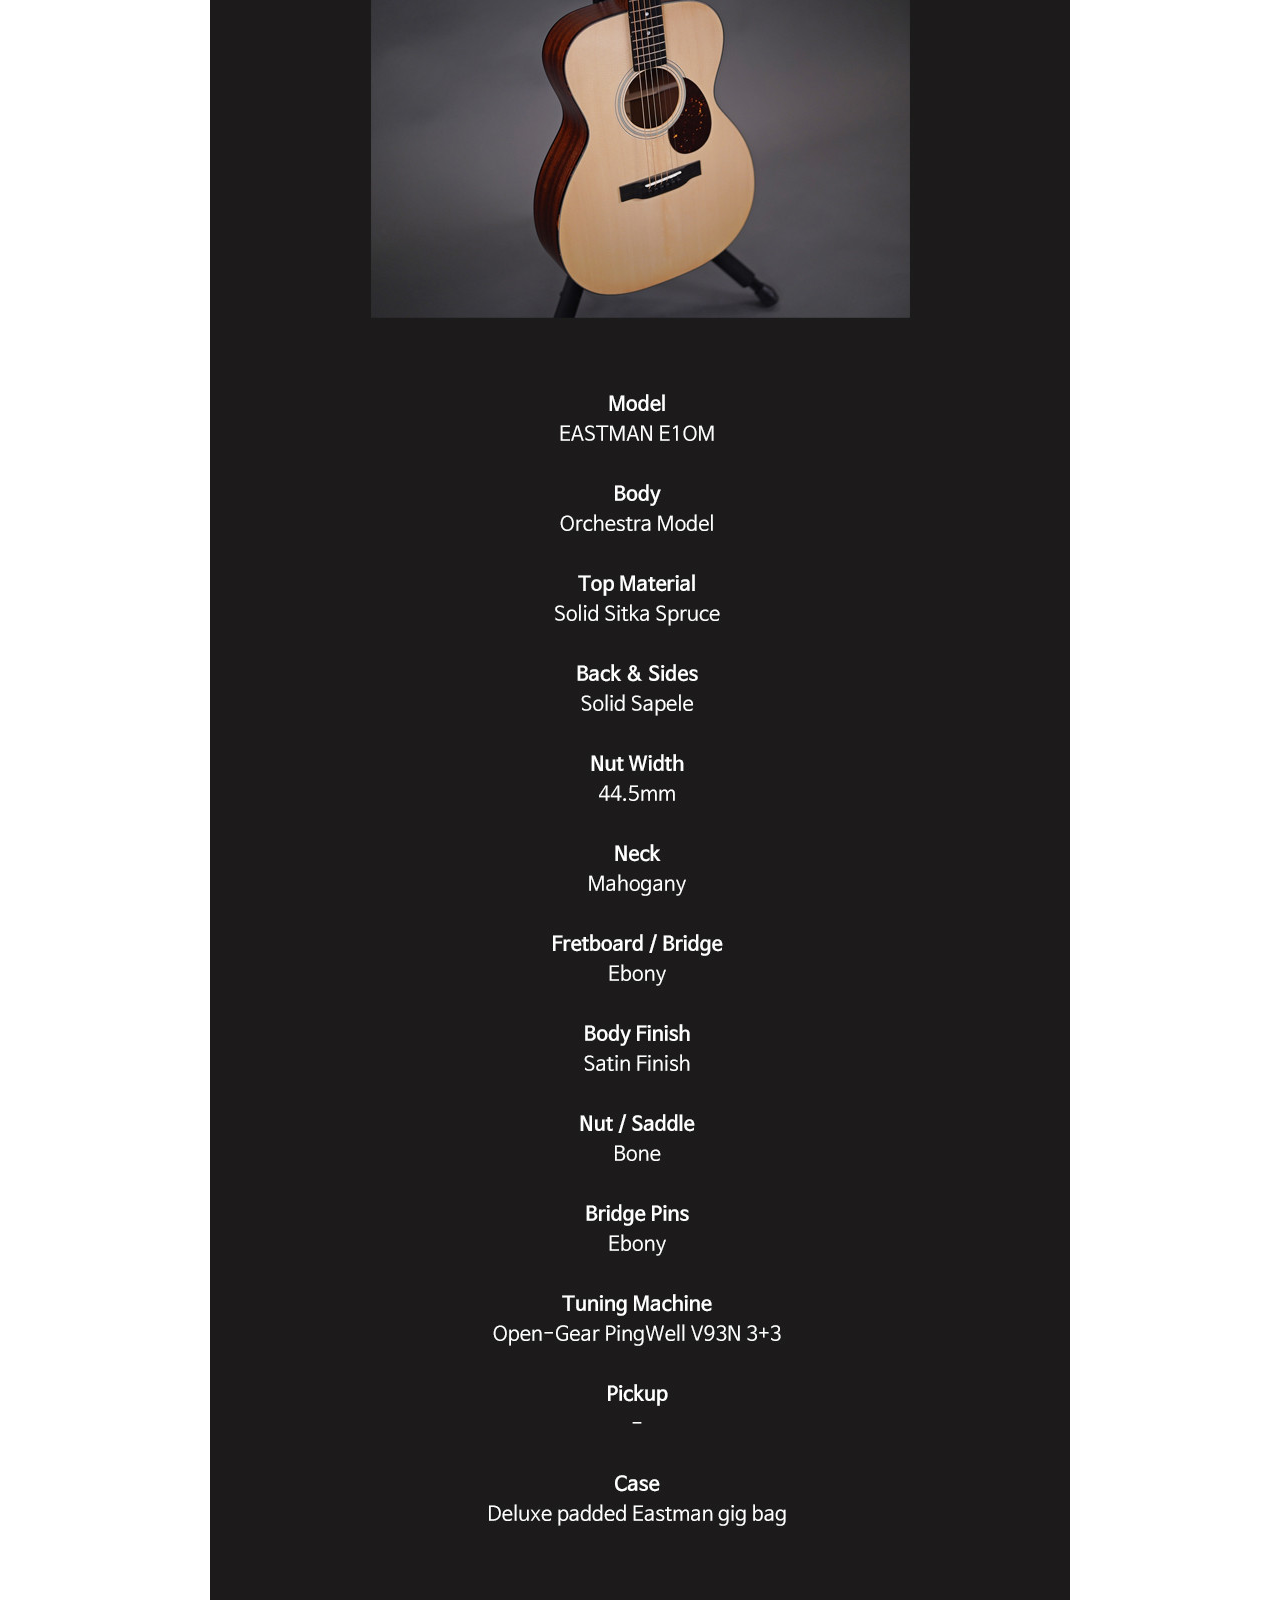
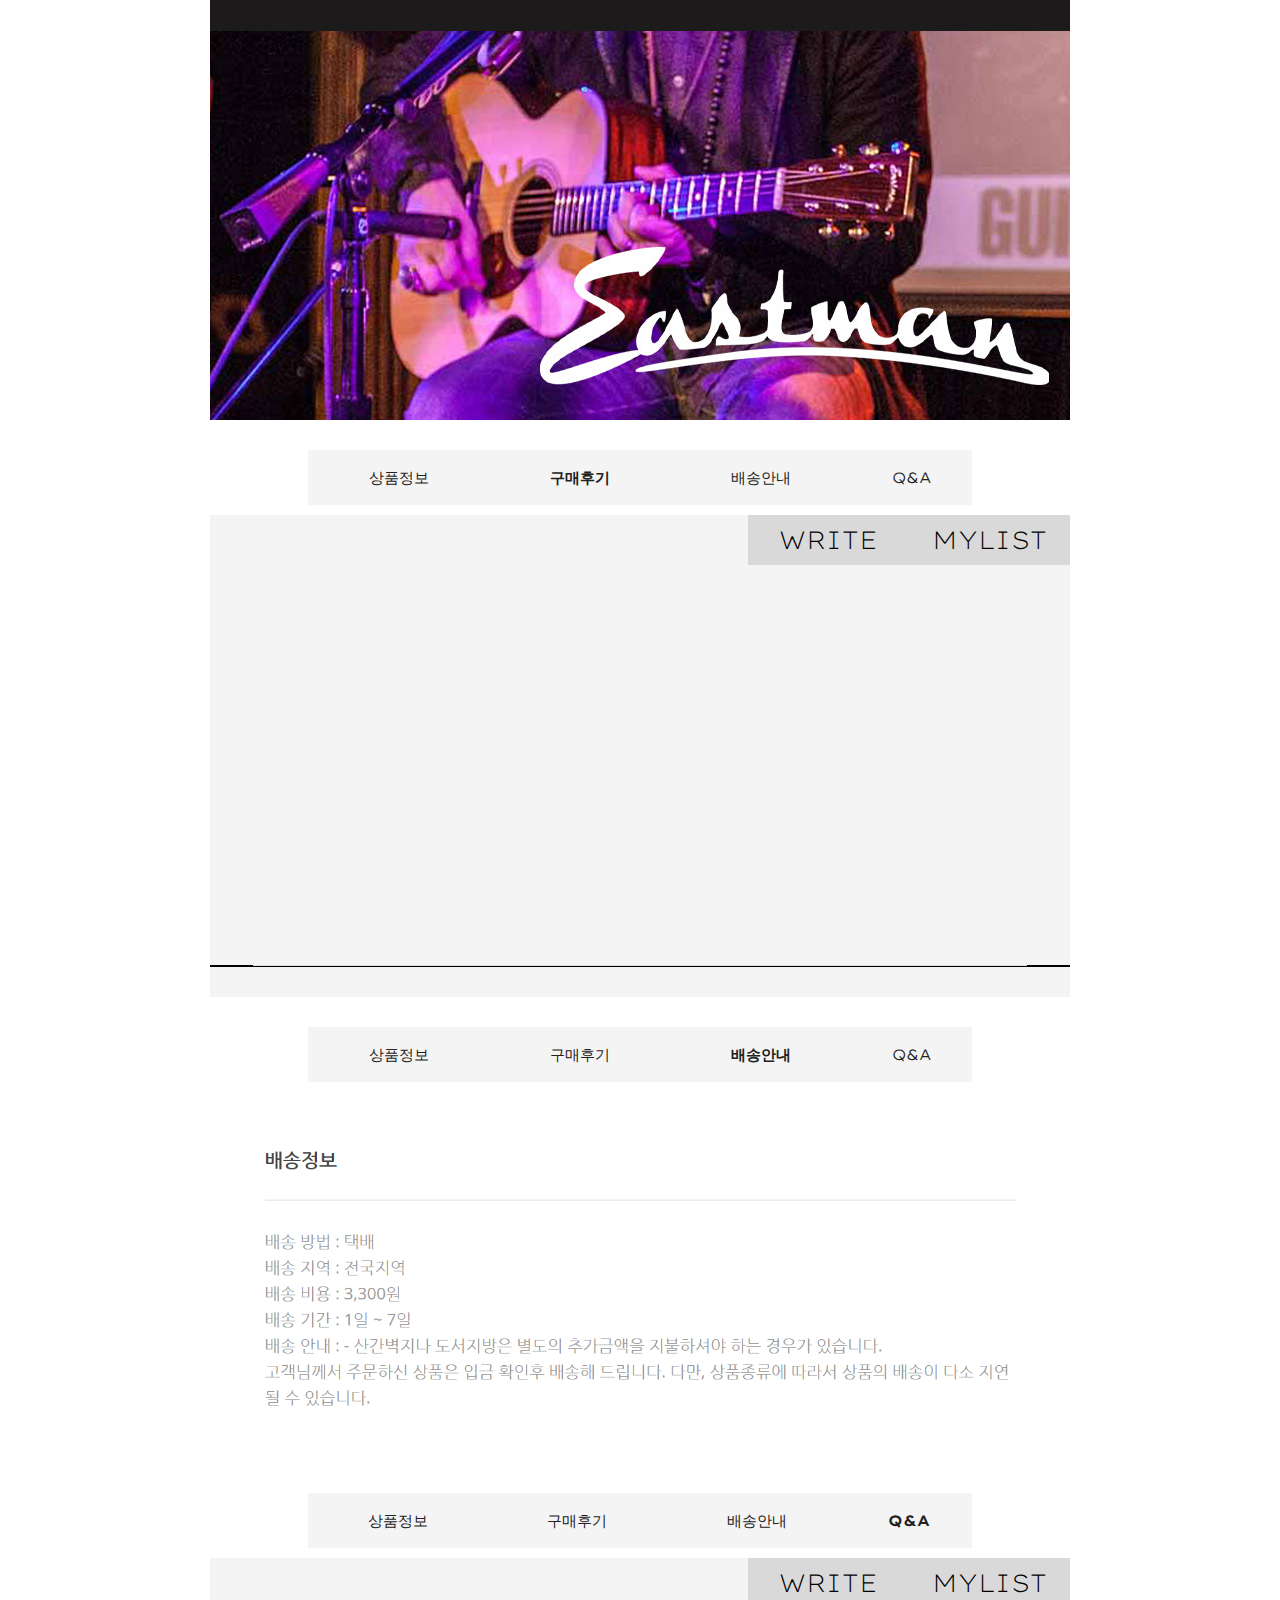
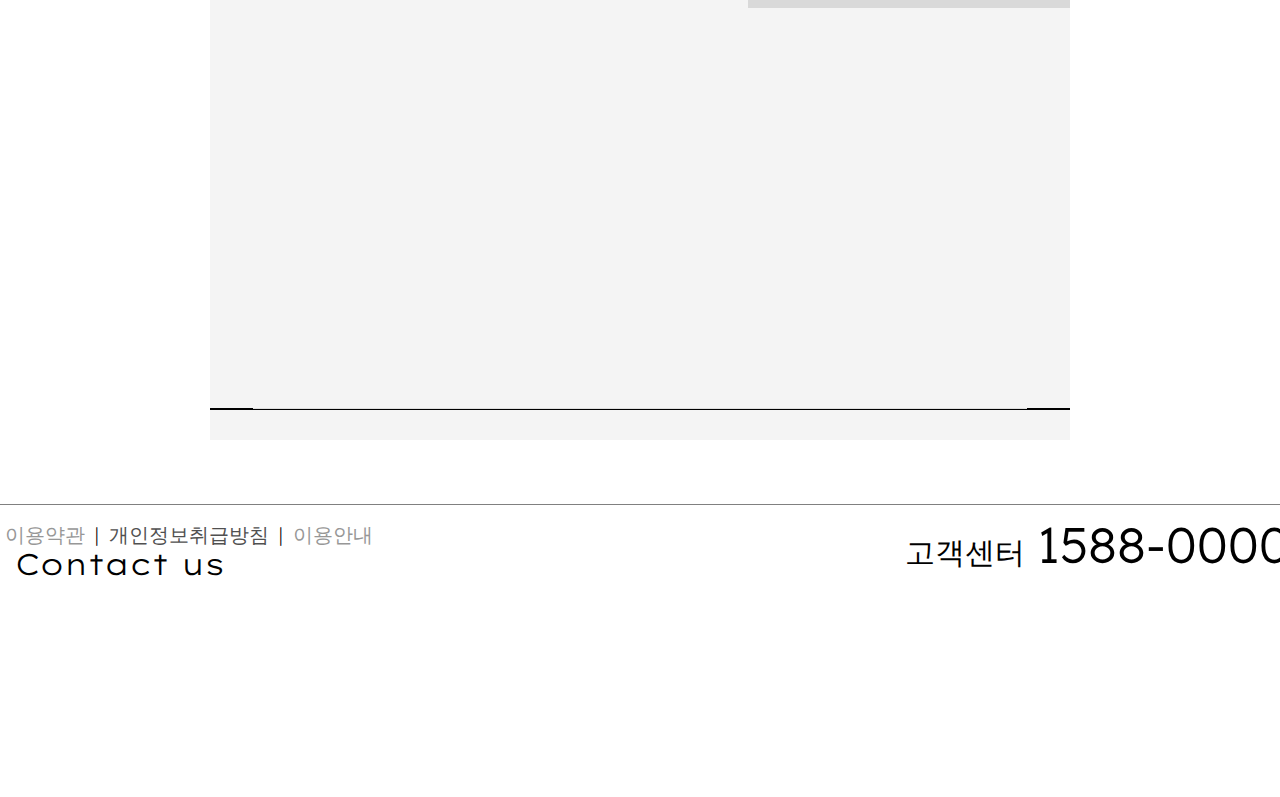
<file: product/Eastman 이스트만 올솔리드 E1OM 어쿠스틱 기타/Eastman 이스트만 올솔리드 E1OM 어쿠스틱 기타.html>
<!DOCTYPE html>
<html lang="en">

<head>
    <meta charset="UTF-8">
    <meta name="viewport" content="width=device-width, initial-scale=1.0">
    <link rel="stylesheet" href="../../css/common.css">
    <title>Eastman 이스트만 올솔리드 E1OM 어쿠스틱 기타</title>
    
</head>

<body>
    <header>
        <div class="container_h">
            <h1><a href="../../index.html">Acoustic</a></h1>
            <nav>
                <ul class="header_list">
                    <li class="hd_member_tt">
                        <a href="../../login.html">log in</a>
                        <a href="../../join.html">join</a>
                        <a href="../../wishlist.html">wishlist</a>
                        <a href="../../cart.html">cart</a>
                    </li>
                    <li class="hd_page_tt">
                        <a href="../../new_arrival.html">new arrival</a>
                        <a href="../../acoustic.html">acoustic</a>
                        <a href="../../clasic.html">clasic</a>
                        <a href="../../electric.html">electric</a>
                        <a href="../../accessary.html">accessary</a>
                    </li>
                </ul>
            </nav>
        </div>
    </header>
    <section class="prod_header_desc">
        <div class="prod_img">
            <img src="Eastman 이스트만 올솔리드 E1OM 어쿠스틱 기타_1.jpg" alt="Eastman 이스트만 올솔리드 E1OM 어쿠스틱 기타" class="bigImg"
                width="530px">
            <div class="img_list">
                <ul>
                    <li>
                        <img src="Eastman 이스트만 올솔리드 E1OM 어쿠스틱 기타_1.jpg" class="thumbImg" alt="">
                    </li>
                    <li>
                        <img src="Eastman 이스트만 올솔리드 E1OM 어쿠스틱 기타_2.jpg" class="thumbImg" alt="">
                    </li>
                    <li>
                        <img src="Eastman 이스트만 올솔리드 E1OM 어쿠스틱 기타_3.jpg" class="thumbImg" alt="">
                    </li>
                    <li>
                        <img src="Eastman 이스트만 올솔리드 E1OM 어쿠스틱 기타_4.jpg" class="thumbImg" alt="">
                    </li>
                </ul>
            </div>
            <script>
                document.addEventListener("DOMContentLoaded", function() {
                  const thumbnails = document.querySelectorAll('.thumbImg');
                  const mainImage = document.querySelector('.bigImg');
                  
                  thumbnails.forEach(thumb => {
                    thumb.addEventListener('mouseover', () => {
                      mainImage.src = thumb.src;
                      mainImage.alt = thumb.alt;
                    });
                  });
                });
            </script>
        </div>
        <div class="prod_desc">
            <div class="prod_name">
                Eastman 이스트만 올솔리드 E1OM 어쿠스틱 기타
            </div>
            <div class="prod_spac">
                <ul>
                    <li>Eastman의 엔트리급 올솔리드 모델</li>
                    <li>OM 바디</li>
                    <li>상판 : Solid Sitka Sprucer</li>
                    <li>측후판 : Solid Sapelel</li>
                    <li>지판 : Ebony</li>
                    <li>44.5mm 너트, 빈티지 오픈기어 헤드머신</li>
                </ul>
            </div>
            <div class="prod_info">
                <ul>
                    <li>원산지 해외</li>
                    <li>브랜드 Eastman</li>
                    <li>모델 Eastman E1OM</li>
                    <li>소비자가 <del>1,490,000</del>원</li>
                    <li>
                        <span>판매가</span> <span>798,000</span>원
                    </li>
                </ul>
            </div>
            <div class="prod_buy">
                <a href="#" class="prod_addList">
                    ADD LIST
                </a>
                <a href="#" class="prod_buyNow">
                    BUY NOW
                </a>
            </div>
        </div>
    </section>
    <section class="prod_description">
        <table class="prod_tab">
            <tr>
                <td></td>
                <td class="prod_description_tab" style="font-weight: 600;">
                    상품정보
                </td>
                <td class="prod_review_tab">
                    구매후기
                </td>
                <td class="prod_shipping_tab">
                    배송안내
                </td>
                <td class="prod_QnA_tab">
                    Q&A
                </td>
                <td></td>
            </tr>
        </table>
        <div class="prod_description_img">
            <img src="Eastman 이스트만 올솔리드 E1OM 어쿠스틱 기타_desc.jpg" alt="Eastman 이스트만 올솔리드 E1OM 어쿠스틱 기타 상품정보">
        </div>
    </section>
    <section class="prod_review">
        <table class="prod_tab">
            <tr>
                <td></td>
                <td class="prod_description_tab">
                    상품정보
                </td>
                <td class="prod_review_tab" style="font-weight: 600;">
                    구매후기
                </td>
                <td class="prod_shipping_tab">
                    배송안내
                </td>
                <td class="prod_QnA_tab">
                    Q&A
                </td>
                <td></td>
            </tr>
        </table>
        <table>
            <tr class="prod_review_write">
                <td></td>
                <td><a href="#">WRITE</a></td>
                <td><a href="#">MYLIST</a></td>
            </tr>
            <tr>
                <td colspan="3">
                    <ul class="prod_review_list">
                        <li><br></li>
                        <li><br></li>
                        <li><br></li>
                        <li><br></li>
                        <li><br></li>
                        <li><br></li>
                        <li><br></li>
                        <li><br></li>
                        <li><br></li>
                        <li><br></li>
                    </ul>
                </td>
            </tr>
        </table>
    </section>
    <section class="prod_shipping">
        <table class="prod_tab">
            <tr>
                <td></td>
                <td class="prod_description_tab">
                    상품정보
                </td>
                <td class="prod_review_tab">
                    구매후기
                </td>
                <td class="prod_shipping_tab" style="font-weight: 600;">
                    배송안내
                </td>
                <td class="prod_QnA_tab">
                    Q&A
                </td>
                <td></td>
            </tr>
        </table>
        <div class="prod_shipping_img">
            <img src="../../img/shpping.png" alt="" width="860px">
        </div>
    </section>
    <section class="prod_QnA">
        <table class="prod_tab">
            <tr>
                <td></td>
                <td class="prod_description_tab">
                    상품정보
                </td>
                <td class="prod_review_tab">
                    구매후기
                </td>
                <td class="prod_shipping_tab">
                    배송안내
                </td>
                <td class="prod_QnA_tab" style="font-weight: 600;">
                    Q&A
                </td>
                <td></td>
            </tr>
        </table>
        <table>
            <tr class="prod_QnA_tab_write">
                <td></td>
                <td><a href="#">WRITE</a></td>
                <td><a href="#">MYLIST</a></td>
            </tr>
            <tr>
                <td colspan="3">
                    <ul class="prod_QnA_tab_list">
                        <li><br></li>
                        <li><br></li>
                        <li><br></li>
                        <li><br></li>
                        <li><br></li>
                        <li><br></li>
                        <li><br></li>
                        <li><br></li>
                        <li><br></li>
                        <li><br></li>
                    </ul>
                </td>
            </tr>
        </table>
    </section>
    <footer>
        <div class="container_f">
            <ul class="footer_list">
                <li class="terms_f">
                    <a href="#" class="footer_tt_1">이용약관</a>
                    |
                    <a href="#" class="footer_tt_2">개인정보취급방침</a>
                    |
                    <a href="#" class="footer_tt_3">이용안내</a>
                </li>
                <li class="contact_us_tt">
                    <p>Contact us</p>
                </li>
                <li class="csnum">
                    <span class="cs">고객센터 </span>
                    <span class="num">1588-0000</span>
                </li>
            </ul>
        </div>
    </footer>
</body>

</html>
</file>
<file: css/common.css>
@import url(normalize.css);
@import url(reset.css);
@import url('https://fonts.googleapis.com/css2?family=Inter&family=Lexend&family=Lexend+Deca:wght@300&family=Lexend+Exa&family=Lexend+Giga:wght@200;300;400;600;700&family=Lexend+Mega:wght@600&display=swap');

/* 레이아웃 */
section,
footer {
    width: 1280px;
    margin: 0 auto;
}

/* 제목 위계 */
body {
    font-size: 40px;
    font-family: 'Lexend Giga', sans-serif;
}

.hd_member_tt {
    font-size: 15px;
    line-height: 26px;
}

.hd_page_tt {
    font-size: 20px;
    line-height: 26px;
}

.banner_tt {
    font-size: 50px;
    font-family: 'Lexend Exa' sans-serif;
}

.banner_hl {
    font-size: 90px;
    font-family: 'Lexend Mega', sans-serif;
    font-weight: 600;
}

.banner_samall {
    font-size: 40px;
}

.bestSeller_tt {
    font-size: 50px;
}

.head_tt {
    font-family: 'Inter', sans-serif;
}

.footer_list {
    font-size: 20px;
    font-weight: 200;
}

.contact_us_tt {
    font-size: 30px;
    font-weight: 300;
    line-height: 38px;
}

.cs {
    font-size: 30px;
    font-weight: 300;
}

.num {
    font-size: 50px;
    font-family: Lexend Deca;
    font-weight: 300;
}

.name {
    font-size: 20px;
}

.spac_line {
    font-size: 15px;
}

.price {
    font-size: 30px;
}

.login_input_tt {
    font-size: 30px;
}

.login_btn {
    font-size: 40px;
}

.not_login {
    font-size: 20px;
    font-family: Lexend;
    font-weight: 400;
}

.login_btn {
    font-size: 40px;
    font-family: Lexend Exa;
    font-weight: 400;
}

.agree {
    font-size: 20px;
    font-family: Inter;
    font-weight: 400;
}

.join_input {
    font-size: 30px;
    font-family: Inter;
    font-weight: 300;
}

.sort {
    font-size: 15px;
    font-weight: 200;
}

.prod_list_num {
    font-size: 30px;
    font-weight: 300;
}

.prod_spac,
.prod_info {
    font-size: 15px;
}

.prod_info ul li span:nth-of-type(2) {
    font-size: 50px;
}

.prod_addList {
    font-size: 20px;
    font-weight: 700;
}

.prod_buyNow {
    font-size: 30px;
    font-weight: 700;
}

.prod_name {
    font-size: 30px;
    font-weight: bold;
}

.prod_tab {
    font-size: 20px;
    font-weight: 300;
}

.prod_QnA_tab_write td:nth-child(2),
.prod_QnA_tab_write td:last-child,
.prod_review_write td:nth-child(2),
.prod_review_write td:last-child {
    font-size: 25px;
    font-weight: 200;
}

/* 헤더 */
header {
    position: relative;
    width: 1920px auto;
    flex-shrink: 0;
    padding: 5px;
    border-bottom: 1px solid gray;
    align-items: center;
}

.container_h {
    width: 1280px;
    margin: 0 auto;
    display: flex;
    justify-content: space-between;
    align-items: center;
    position: relative;
    padding: 5px;
}

.header_list {
    height: 116px;
}

.hd_page_tt {
    position: absolute;
    top: 50%;
    right: 0;
    transform: translateY(-50%);
    white-space: nowrap;
    padding-left: 58px;
    max-width: 80%;
    overflow: hidden;
    text-overflow: ellipsis;
}

.hd_page_tt a {
    padding-left: 58px;
}

.hd_member_tt a {
    padding-left: 43px;
}

/* footer */
footer {
    position: relative;
    margin-top: 63.5px;
    width: 1920px auto;
    border-top: 1px solid gray;
    padding: 5px;
    align-items: center;
    flex-shrink: 0;
}

.container_f {
    margin-top: 15px;
}

.footer_list {
    width: 1280px;
    height: 267px;
}

.terms_f {
    margin-right: 10px;
}

.contact_us_tt {
    margin-left: 10px;
}

.footer_tt_1,
.footer_tt_3 {
    color: #979797;
}

.footer_tt_2 {
    color: #505050;
}

.csnum {
    position: absolute;
    right: 0;
    top: 15px;
}

/* indexpage*/
/* 베너 */
.banner {
    width: 1280px;
    height: 600;
}

.material-symbols-outlined {
    font-family: 'Material Icons Outlined';
    font-size: 24px;
    font-weight: normal;
    font-style: normal;
    font-display: block;
    white-space: nowrap;
    word-wrap: normal;
    direction: ltr;
}

.slick-prev,
.slick-next {
    position: absolute;
    top: 50%;
    transform: translateY(-50%);
    z-index: 1;
    font-size: 0;
    line-height: 0;
    cursor: pointer;
    transition: all .3s ease;
    width: 50px;
    height: 50px;
    padding: 0;
    border: none;
    outline: none;
    background-color: transparent;
}

.slick-prev:hover,
.slick-next:hover {
    background-color: rgba(0, 0, 0, 0.3);
    color: #fff;
}

.slick-prev:before,
.slick-next:before {
    font-family: "Material Icons Outlined";
    font-weight: normal;
    font-style: normal;
    font-size: 24px;
    display: inline-block;
    width: 1em;
    margin-right: 0.25em;
    text-transform: none;
    line-height: 1;
    content: attr(data-icon);
    color: #000;
}

.slick-prev {
    left: 20px;
}

.slick-prev:before {
    content: "chevron_left";
}

.slick-next {
    right: 20px;
}

.slick-next:before {
    content: "chevron_right";
}

.slick-dots {
    display: none;
}

.banner {
    position: relative;
    padding-top: 63.5px;
}

.banner_tt_1 {
    position: absolute;
    top: 20%;
    left: 55%;
    transform: translate(-50%, -50%);
    font-size: 24px;
    color: #fff;
}

.banner_tt_2 {
    position: absolute;
    top: 30%;
    left: 83%;
    transform: translate(-50%, -50%);
    font-size: 24px;
    color: #000;
}

.banner_tt_3 {
    position: absolute;
    top: 30%;
    left: 70%;
    transform: translate(-50%, -50%);
    font-size: 24px;
    color: #fff;
}

.event_tt_1 {
    font-size: 25px;
    font-weight: 200;
    line-height: 26px;
}

.event_tt_2 {
    font-size: 30px;
    font-weight: 300;
    line-height: 40px;
}

.event_tt_3 {
    font-size: 60px;
    font-weight: 700;
    line-height: 75px;
}

/* features */
.features {
    position: relative;
    padding-top: 63.5px;
}

.feature_list {
    display: flex;
    flex-direction: row;
    justify-content: center;
    gap: 50px;
}

.feature_list>li {
    display: flex;
    justify-content: center;
    align-items: center;
    width: 615px;
    height: 476px;
    overflow: hidden;
    position: relative;
}

.feature_list>li>p {
    position: absolute;
    bottom: 5%;
    color: #fff;
}

.gradientOverlay {
    position: absolute;
    top: 0;
    left: 0;
    width: 100%;
    height: 100%;
    background-image: linear-gradient(to bottom, rgba(0, 0, 0, 0), rgba(0, 0, 0, 0.5));
    pointer-events: none;
}

.feature_list>li>img {
    width: 100%;
    height: auto;
    box-sizing: border-box;
}

/* best seller */
.bestSeller {
    padding-top: 63.5px;
}

.best_seller_slide {
    padding-top: 30px;
}

.name,
.spac,
.price {
    padding-top: 15px;
}

.name {
    line-height: 1;
}

.spac_line {
    height: 150px;
    margin-top: 15px;
    padding-top: 15px;
    line-height: 1.5;
    position: relative;
}

.spac_line::before {
    content: "";
    position: absolute;
    top: 0;
    left: 3%;
    width: 80%;
    height: 1px;
    background-color: gray;
}

.bs_itemList>.thumbnail>a>img {
    width: 420px;
    height: 420px;
    overflow: hidden;
}

.price {
    position: relative;
}

.price::before {
    content: "";
    position: absolute;
    top: 0;
    left: 3%;
    width: 80%;
    height: 1px;
    background-color: gray;
}

/* 이벤트 */
.event {
    margin-top: 63.5px;
    width: 1280px;
    height: 230px;
    display: flex;
    align-items: center;
    position: relative;
    overflow: hidden;
    background-color: #FBF1CE;
}

.event_tt {
    text-align: left;
    margin-left: 80px;

}

.eventImg {
    position: absolute;
    height: auto;
    top: 85%;
    right: -20.5%;
    transform: translate(-50%, -50%);
    size: 45%;
}

/* common page */
.bar {
    width: 1280px;
    text-align: center;
    margin: 0 auto;
    border-bottom: 1px solid #505050;
    padding-top: 63.5px;
}

.head_tt {
    padding: 15px;
}

/* login page */
.login_input {
    padding-top: 30px;
    text-align: center;
    width: 690px;
    align-items: center;
}

.login_input_tt {
    width: 690px;
    align-items: center;
}

.login_input_tt tr td input[type="text"],
.login_input_tt tr td input[type="password"] {
    width: 560px;
    height: 50px;
    background-color: #F2F2F2;
    border: 0px;
    margin-top: 34px;
}

.login_btn {
    width: 360px;
    height: 65px;
    background-color: #D9D9D9;
    margin: 75px auto 0;
    display: flex;
    justify-content: center;
    align-items: center;
}

.not_login {
    margin: 0;
    padding: 0;
    display: flex;
    justify-content: center;
    padding-top: 10px;
}

.not_login li,
.not_login li a {
    color: #979797;
}

.social_login ul {
    display: flex;
    justify-content: center;
    padding-top: 60px;
}

.social_login ul li {
    padding-left: 90px;
}

.social_login ul li:first-child {
    padding-left: 0;
}

/* join page */

.join_input {
    width: 820px;
    margin-top: 105px;
}

.join_input table {
    border-bottom: 1px solid #505050;
}

.join_input tr th {
    width: 220px;
    height: 60px;
    text-align: left;
}

.join_input tr td {
    width: auto;
}

.join_input tr td input {
    width: auto;
}

#member_id,
#member_pw,
#member_pw_check,
#member_name,
#member_phone_mid,
#member_phone_end,
#member_email {
    margin-bottom: 34px;
    background-color: #F2F2F2;
    border: 0px;
    height: 50px;
    padding: 0px;
}

#member_pw,
#member_pw_check,
#member_name {
    width: 575px;
}

#member_phone_mid,
#member_phone_end {
    width: 200px;
}

#member_email {
    width: 280px;
}

.join_id td input:nth-of-type(2) {
    margin-left: 10px;
    width: 150px;
    height: 50px;
    border: 0px;
    background-color: #D9D9D9;
}

#member_phone_st {
    width: 115px;
    text-align: center;
    border: 0px;
    background-color: #F2F2F2;
    height: 50px;
    padding: 0px;
}

#member_email_domain {
    width: 250px;
    text-align: center;
    border: 0px;
    background-color: #F2F2F2;
    height: 50px;
    padding: 0px;
}

.agree {
    margin: 48px auto 0;
}

.join_btn {
    width: 460px;
    height: 65px;
    background-color: #D9D9D9;
    margin: 75px auto 0;
    display: flex;
    justify-content: center;
    align-items: center;
}

.social_join ul {
    display: flex;
    justify-content: center;
    padding-top: 60px;
}

.social_join ul li {
    padding-left: 90px;
}

.social_join ul li:first-child {
    padding-left: 0;
}

/* product list page */
.thumbnail>a>img {
    width: 400px;
    height: 400px;
    overflow: hidden;
}

.spac {
    width: 400px;

}

.description {
    width: 400px;
    display: flex;
    flex-direction: column;
    align-items: center;
}

section.product {
    margin-top: 105px;
    display: flex;
    flex-direction: column;
    align-items: center;
    width: 1280px;
}

.sort {
    display: flex;
    gap: 20px;
    margin-bottom: 25px;
    align-self: flex-end;
}

.prodList {
    list-style-type: none;
    display: grid;
    grid-template-columns: repeat(auto-fill, minmax(300px, 400px));
    grid-gap: 40px;
    width: 100%;
    max-width: 1280px;
}

.prod_list_num {
    margin-top: 50px;
    display: flex;
}

.prod_list_num li {
    margin-left: 5px;
    color: #505050;
}

/* product page */
.prod_img {
    display: flex;
    flex-direction: row-reverse;
    align-items: center;
    gap: 20px;
}

.img_list {
    display: flex;
    flex-direction: column;
    gap: 10px;
}

.img_list li {
    margin-bottom: 10px;
}

.bigImg {
    width: 530px;
    height: auto;
}

.thumbImg {
    width: 100px;
    height: auto;
    cursor: pointer;
}

.prod_header_desc {
    display: flex;
    gap: 5%;
    padding: 20px 0;
    align-items: center;
}

.prod_desc {
    display: flex;
    flex-direction: column;
    width: 560px;
}

.prod_name,
.prod_spac,
.prod_info {
    border-bottom: 1px solid #505050;
    padding: 20px 0;
}

.prod_spac ul,
.prod_info ul {
    margin: 0;
    padding: 0;
    list-style: none;
}

.prod_info ul {
    text-align: right;
}

.prod_spac li,
.prod_info li {
    margin-bottom: 5px;
}

.prod_buy {
    display: flex;
    justify-content: center;
    align-items: center;
    gap: 10px;
    height: 90px;
    margin-top: 20px;
    margin-bottom: 20px;
}

.prod_addList {
    display: flex;
    justify-content: center;
    align-items: center;
    margin: 0 10px;
    text-align: center;
    width: 240px;
    height: 100%;
    color: #414141;
    background-color: #D9D9D9;
    cursor: pointer;
}

.prod_buyNow {
    display: flex;
    justify-content: center;
    align-items: center;
    margin: 0 10px;
    text-align: center;
    width: 240px;
    height: 100%;
    background-color: #BDBDBD;
    cursor: pointer;
}

.prod_tab {
    display: inline-table;
    width: 100%;
    height: 50px;
    margin-bottom: 10px;
    margin-top: 30px;
}

.prod_description_tab,
.prod_review_tab,
.prod_shipping_tab,
.prod_QnA_tab {
    text-align: center;
    padding: 20px 0;
    font-size: 15px;
    color: #212121;
    width: auto;
    cursor: pointer;
    background-color: #f4f4f4;
}

.prod_tab td:first-child,
.prod_tab td:last-child {
    width: 308px;
    border-bottom: 2px;
}

.prod_description_img {
    display: flex;
    align-items: center;
    justify-content: center;
}

.prod_QnA table:last-child,
.prod_review table:last-child {
    margin: 0 auto;
    background-color: #f4f4f4;
}

.prod_QnA_tab_write td:first-child,
.prod_review_write td:first-child {
    width: 400px;
}

.prod_QnA_tab_write td:nth-child(2),
.prod_QnA_tab_write td:last-child,
.prod_review_write td:nth-child(2),
.prod_review_write td:last-child {
    width: 120px;
    height: 50px;
    color: #414141;
    background-color: #D9D9D9;
    text-align: center;
    line-height: 50px;
}

.prod_QnA_tab_list,
.prod_review_list {
    width: 860px;
    margin: 0;
    margin-bottom: 30px;
}

.prod_QnA_tab_list,
.prod_review_list {
    position: relative;
    padding: 0;
    border-bottom: 2px solid #000000;
}

.prod_QnA_tab_list:before,
.prod_review_list:before {
    content: "";
    position: absolute;
    bottom: 0;
    left: 50%;
    transform: translateX(-50%);
    width: 90%;
    height: 1px;
    background-color: #dddddd;
    margin-bottom: -1px;
}

.prod_shipping_img {
    display: flex;
    align-items: center;
    justify-content: center;
}
</file>
